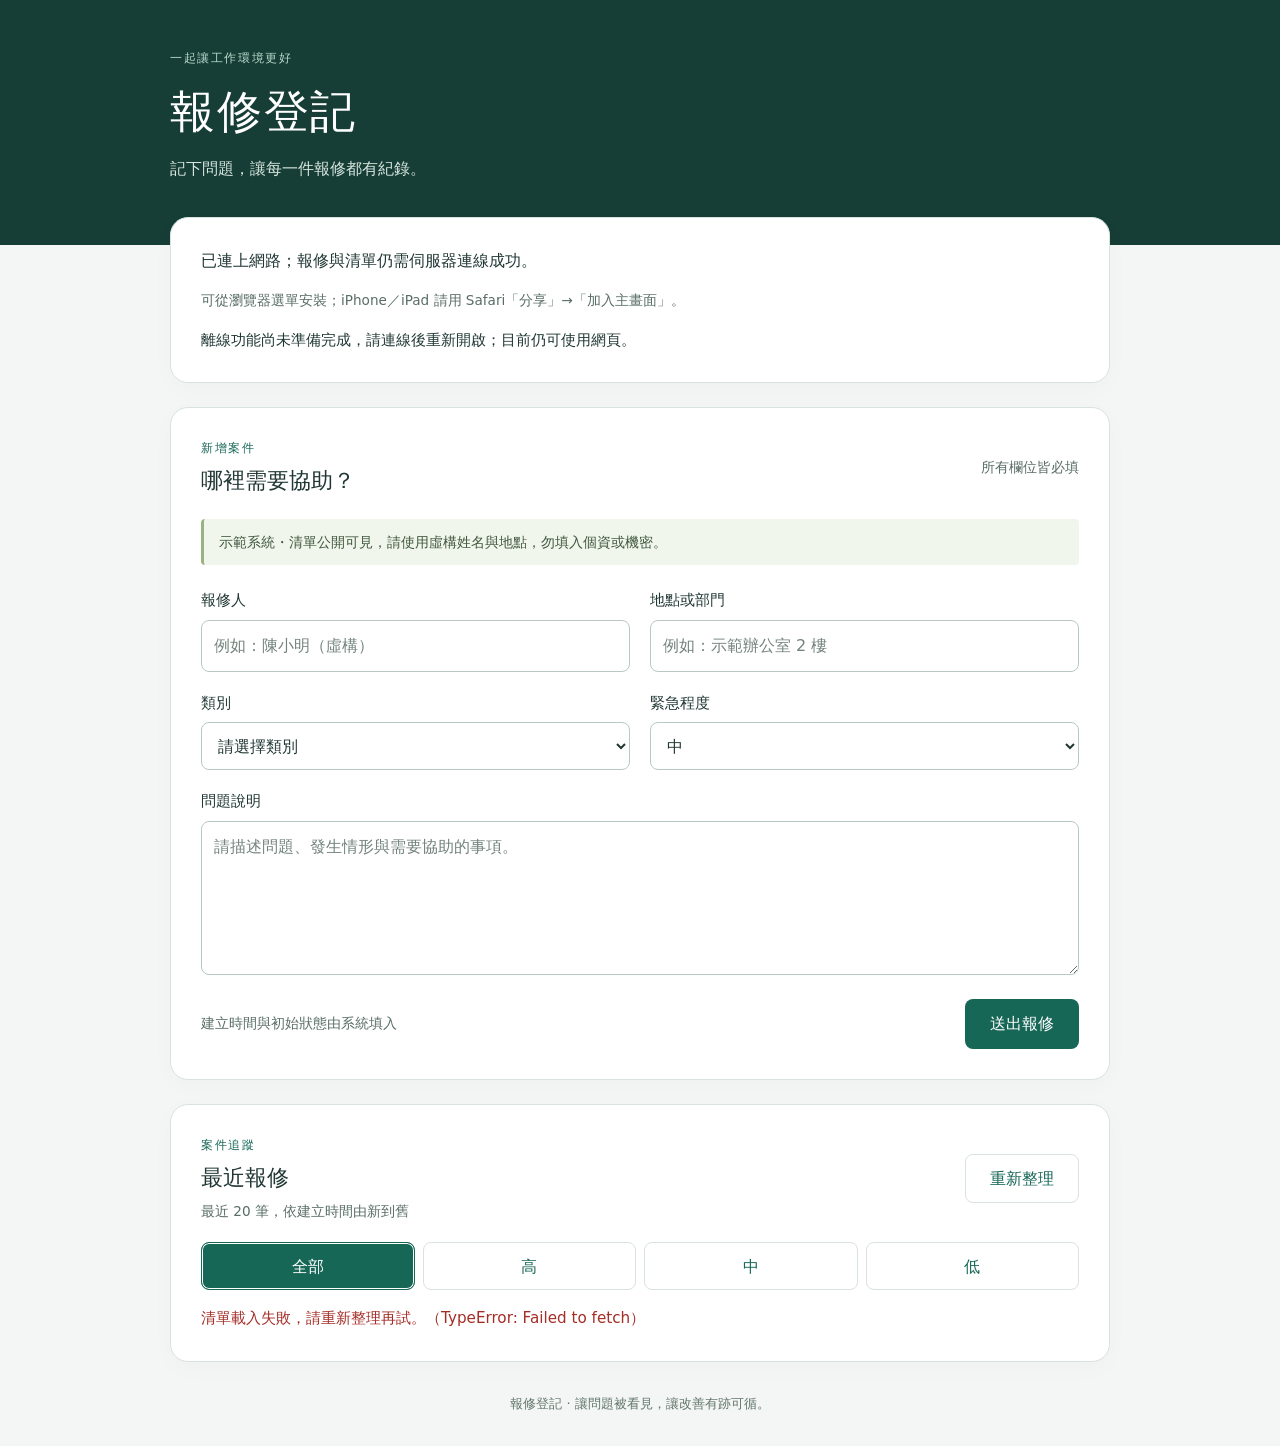
<file: index.html>
<!doctype html>
<html lang="zh-Hant">
<head>
  <meta charset="UTF-8">
  <meta name="viewport" content="width=device-width, initial-scale=1">
  <meta name="color-scheme" content="light">
  <meta name="theme-color" content="#163e36">
  <link rel="manifest" href="./manifest.webmanifest">
  <link rel="apple-touch-icon" href="./icons/icon-180.png">
  <title>報修登記</title>
  <link rel="stylesheet" href="./style.css">
  <script defer src="./vendor/supabase-2.99.1.js"></script>
  <script defer src="./config.js"></script>
  <script defer src="./app.js"></script>
  <script defer src="./pwa.js"></script>
</head>
<body>
  <header class="hero"><div class="container"><p class="eyebrow">一起讓工作環境更好</p><h1>報修登記</h1><p>記下問題，讓每一件報修都有紀錄。</p></div></header>
  <main class="container">
    <section class="panel pwa-panel" aria-label="安裝與連線狀態">
      <p id="connection-status" role="status" aria-live="polite">報修與清單需要網路連線。</p>
      <button id="install-button" class="secondary" type="button" hidden>安裝報修系統</button>
      <p id="install-help" class="muted">可從瀏覽器選單安裝；iPhone／iPad 請用 Safari「分享」→「加入主畫面」。</p>
      <p id="pwa-message" class="message" role="status" aria-live="polite"></p>
    </section>
    <section class="panel" aria-labelledby="form-title">
      <div class="section-heading"><div><p class="eyebrow">新增案件</p><h2 id="form-title">哪裡需要協助？</h2></div><span class="required-note">所有欄位皆必填</span></div>
      <p class="notice">示範系統・清單公開可見，請使用虛構姓名與地點，勿填入個資或機密。</p>
      <form id="repair-form">
        <fieldset id="form-fields" disabled>
          <div class="form-grid">
            <label>報修人<input name="reporter_name" autocomplete="name" required maxlength="100" placeholder="例如：陳小明（虛構）"></label>
            <label>地點或部門<input name="location" required maxlength="200" placeholder="例如：示範辦公室 2 樓"></label>
            <label>類別<select name="category" required><option value="">請選擇類別</option><option>設備</option><option>網路</option><option>環境</option><option>其他</option></select></label>
            <label>緊急程度<select name="urgency" required><option>低</option><option selected>中</option><option>高</option></select></label>
          </div>
          <label class="description-label">問題說明<textarea name="description" required maxlength="5000" rows="5" placeholder="請描述問題、發生情形與需要協助的事項。"></textarea></label>
          <div class="form-footer"><span>建立時間與初始狀態由系統填入</span><button id="submit-button" type="submit">送出報修</button></div>
        </fieldset>
      </form>
      <p id="form-message" class="message" role="status" aria-live="polite"></p>
      <noscript><p class="message error">請啟用 JavaScript 才能新增報修與讀取清單。</p></noscript>
    </section>
    <section class="panel" aria-labelledby="list-title">
      <div class="section-heading"><div><p class="eyebrow">案件追蹤</p><h2 id="list-title">最近報修</h2><p class="muted">最近 20 筆，依建立時間由新到舊</p></div><button id="refresh-button" class="secondary" type="button" disabled>重新整理</button></div>
      <div id="urgency-filters" class="urgency-filters" role="group" aria-label="依緊急程度篩選">
        <button type="button" data-urgency="全部" aria-pressed="true">全部</button>
        <button type="button" data-urgency="高" aria-pressed="false">高</button>
        <button type="button" data-urgency="中" aria-pressed="false">中</button>
        <button type="button" data-urgency="低" aria-pressed="false">低</button>
      </div>
      <p id="filter-message" class="message" role="status" aria-live="polite"></p>
      <p id="list-message" class="message" role="status" aria-live="polite">正在載入清單…</p>
      <div id="request-list" aria-busy="true"></div>
    </section>
  </main>
  <footer class="container page-footer">報修登記 · 讓問題被看見，讓改善有跡可循。</footer>
</body>
</html>
</file>
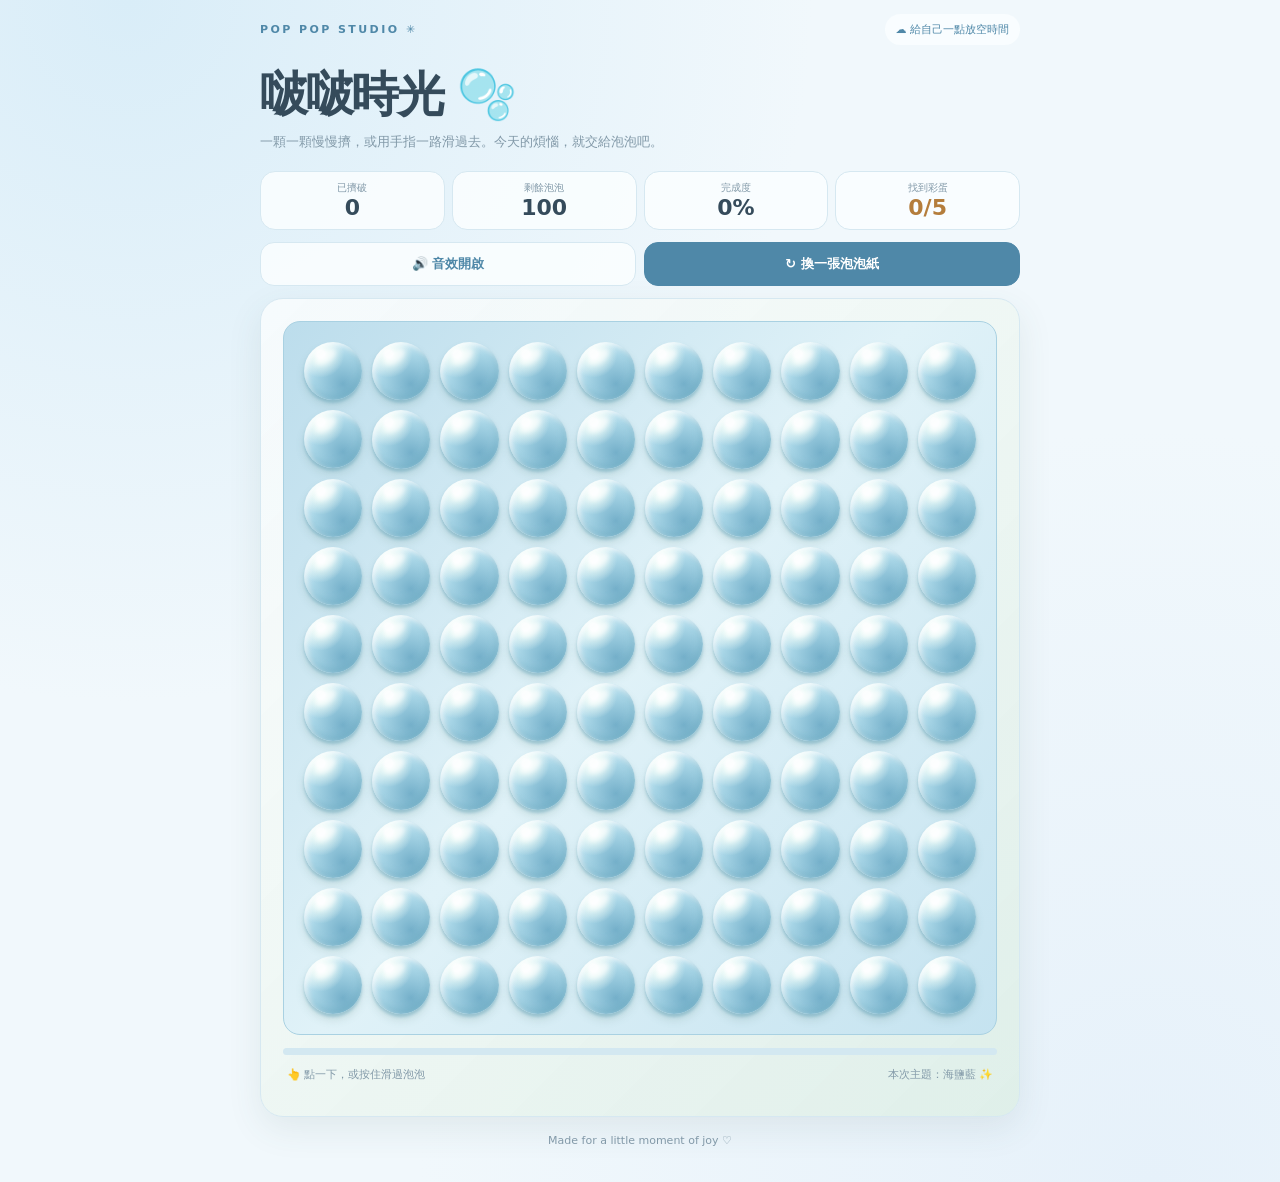
<file: bubble-pop/index.html>
<!doctype html>
<html lang="zh-Hant">
<head>
<meta charset="utf-8"><meta name="viewport" content="width=device-width,initial-scale=1,maximum-scale=1,viewport-fit=cover">
<meta name="theme-color" content="#f4f8f2"><link rel="icon" type="image/png" sizes="180x180" href="./bubble-icon.png?v=3"><link rel="apple-touch-icon" sizes="180x180" href="./bubble-icon.png?v=3"><meta name="apple-mobile-web-app-capable" content="yes"><meta name="apple-mobile-web-app-status-bar-style" content="default">
<title>啵啵時光｜療癒泡泡紙</title>
<style>
:root{--bg:#f4f8f2;--ink:#34443d;--muted:#82958a;--accent:#568a76;--card:#fffdf7;--border:#dce9df;--tray1:#ffffffaa;--tray2:#dceee3bb;--sheet1:#c9e4d6;--sheet2:#e3f3e9;--sheet3:#cce8d8;--sheetBorder:#afd2bf;--bubbleDark:#80b9a0;--bubbleMid:#addbc6;--bubbleLight:#d9f4e5;--bubbleShadow:#55957966;--popped1:#9bcab1;--popped2:#c0dfcb;--popped3:#dcefe0;--progress:#d7e8dc}
*{box-sizing:border-box}body{margin:0;min-height:100svh;padding:calc(14px + env(safe-area-inset-top)) 12px calc(24px + env(safe-area-inset-bottom));font-family:system-ui,-apple-system,"Noto Sans TC",sans-serif;color:var(--ink);background:radial-gradient(ellipse at 10% 0%,var(--glow1,#d9f0e5),transparent 42%),radial-gradient(ellipse at 90% 100%,var(--glow2,#f8e9dc),transparent 45%),var(--bg);transition:background .4s,color .3s}
main{max-width:760px;margin:auto}.head{display:flex;justify-content:space-between;align-items:center;gap:8px}.brand{font-size:11px;letter-spacing:.22em;color:var(--accent);font-weight:900}.pill{font-size:11px;background:var(--card);padding:8px 11px;border-radius:30px;color:var(--accent)}h1{font-size:clamp(32px,8vw,48px);margin:18px 0 4px;letter-spacing:-.05em}.sub{margin:0 0 18px;color:var(--muted);font-size:13px;line-height:1.7}
.stats{display:grid;grid-template-columns:repeat(4,1fr);gap:7px;margin-bottom:12px}.stat{background:var(--card);border:1px solid var(--border);border-radius:15px;padding:9px 7px;text-align:center;min-width:0}.stat small{display:block;color:var(--muted);font-size:10px}.stat strong{display:block;font-size:22px;font-weight:850;font-variant-numeric:tabular-nums}.stat.egg strong{color:#b47d3c}
.actions{display:flex;gap:8px;margin-bottom:12px}.btn{flex:1;border:1px solid var(--border);border-radius:14px;padding:12px 8px;background:var(--card);color:var(--accent);font:700 13px system-ui;touch-action:manipulation}.btn.primary{background:var(--accent);border-color:var(--accent);color:white}
.tray{padding:12px;border-radius:23px;background:linear-gradient(135deg,var(--tray1),var(--tray2));border:1px solid var(--border);box-shadow:0 12px 35px #45645518}.sheet{padding:10px;border-radius:17px;background:linear-gradient(130deg,var(--sheet1),var(--sheet2) 48%,var(--sheet3));border:1px solid var(--sheetBorder);touch-action:none;user-select:none;-webkit-user-select:none}
.grid{display:grid;grid-template-columns:repeat(7,minmax(0,1fr));gap:7px}.bubble{display:block;position:relative;width:100%;aspect-ratio:1;border:0;border-radius:50%;padding:0;background:radial-gradient(circle at 29% 21%,#ffffffef 0 6%,#f5fff9cc 12%,transparent 38%),radial-gradient(circle at 67% 72%,var(--bubbleDark),var(--bubbleMid) 50%,var(--bubbleLight) 78%,#fff 96%);box-shadow:inset -3px -5px 7px var(--bubbleShadow),inset 2px 2px 5px #ffffffdb,0 3px 3px var(--bubbleShadow),0 6px 8px #608b8030;touch-action:none;transition:transform .12s,background .12s}.bubble:after{content:"";position:absolute;width:39%;height:20%;top:15%;left:18%;border-radius:50%;background:#fff9;filter:blur(2px);transform:rotate(-31deg)}.bubble.popped{transform:scale(.84);background:radial-gradient(ellipse at 52% 54%,var(--popped1),var(--popped2) 58%,var(--popped3));box-shadow:inset 2px 3px 9px var(--bubbleShadow),inset -2px -3px 5px #ffffff7c}.bubble.popped:after{opacity:0}
.progress{height:7px;margin-top:13px;border-radius:8px;background:var(--progress);overflow:hidden}.progress>div{height:100%;width:0;background:var(--accent);transition:width .2s}.foot{display:flex;justify-content:space-between;gap:8px;flex-wrap:wrap;color:var(--muted);font-size:11px;padding:12px 4px}.note{text-align:center;font-size:11px;color:var(--muted);margin-top:17px}
.toast{position:fixed;inset:0;z-index:5;display:grid;place-items:center;padding:20px;background:#263b3266;opacity:0;visibility:hidden;transition:.2s}.toast.show{opacity:1;visibility:visible}.modal{width:min(360px,100%);padding:26px 22px;border-radius:25px;background:linear-gradient(145deg,#fffdf8,#fff0d9);text-align:center;box-shadow:0 20px 60px #1c352d55;transform:scale(.94);transition:.2s}.toast.show .modal{transform:scale(1)}.eggicon{font-size:60px;display:block;animation:bob .6s ease-in-out infinite alternate}.modal h2{color:#9b7041;margin:8px 0}.modal p{color:#7e7468;font-size:14px;line-height:1.7;margin:0}.modal button{margin-top:18px;border:0;border-radius:13px;padding:12px 25px;background:#678c79;color:white;font-weight:800}@keyframes bob{to{transform:translateY(-8px) rotate(7deg)}}.spark{position:fixed;z-index:6;pointer-events:none;font-size:21px;animation:fly .85s ease-out forwards}@keyframes fly{to{opacity:0;transform:translate(var(--x),var(--y)) scale(1.5)}}.win{position:fixed;inset:0;z-index:4;display:none;place-items:center;pointer-events:none}.win.show{display:grid}.win span{background:#fffdf2ed;padding:20px 26px;border-radius:20px;font-size:22px;font-weight:900;box-shadow:0 12px 35px #476b5542}
@media(min-width:600px){.grid{grid-template-columns:repeat(10,minmax(0,1fr));gap:10px}.tray{padding:22px}.sheet{padding:20px}}
@media(prefers-reduced-motion:reduce){*,*:before,*:after{animation:none!important;transition:none!important}}
</style></head>
<body><main>
<div class="head"><span class="brand">POP POP STUDIO ✳</span><span class="pill">☁ 給自己一點放空時間</span></div>
<h1>啵啵時光 🫧</h1><p class="sub">一顆一顆慢慢擠，或用手指一路滑過去。今天的煩惱，就交給泡泡吧。</p>
<div class="stats"><div class="stat"><small>已擠破</small><strong id="count">0</strong></div><div class="stat"><small>剩餘泡泡</small><strong id="left">98</strong></div><div class="stat"><small>完成度</small><strong id="pct">0%</strong></div><div class="stat egg"><small>找到彩蛋</small><strong id="eggs">0/0</strong></div></div>
<div class="actions"><button class="btn" id="sound">🔊 音效開啟</button><button class="btn primary" id="reset">↻ 換一張泡泡紙</button></div>
<section class="tray"><div class="sheet" id="sheet"><div class="grid" id="grid" aria-label="泡泡紙"></div></div><div class="win" id="win"><span>✨ 全部擠完啦！🎉</span></div><div class="progress"><div id="bar"></div></div><div class="foot"><span>👆 點一下，或按住滑過泡泡</span><span id="msg">每一聲啵，都是小小的快樂。</span></div></section>
<p class="note">Made for a little moment of joy ♡</p></main>
<div class="toast" id="toast" role="dialog" aria-modal="true"><div class="modal"><span class="eggicon" id="eggicon">🥚</span><h2 id="eggt">發現隱藏彩蛋！</h2><p id="eggm">今天好運爆棚！</p><button id="close">收下好運 ♡</button></div></div>
<script>
(()=>{'use strict';
const $=id=>document.getElementById(id),grid=$('grid'),sheet=$('sheet'),toast=$('toast');const total=window.matchMedia('(max-width:599px)').matches?98:100;
const messages=[['🥚','今天好運爆棚！','小小幸運正在靠近你，記得保持好心情。'],['💰','財運大開！','願好事和好運都朝你靠攏。'],['❤️','今天也要開心喔！','辛苦了，給自己一個大大的微笑。'],['🎁','神秘驚喜！','生活偶爾需要一點意想不到的小禮物。'],['🏆','隱藏版幸運玩家！','恭喜解鎖稀有彩蛋，你今天真的很可以！']];
const themes=[
['薄荷奶霜','#f4f8f2','#d9f0e5','#f8e9dc','#34443d','#82958a','#568a76','#fffdf7dc','#dce9df','#c9e4d6','#e3f3e9','#cce8d8','#afd2bf','#80b9a0','#addbc6','#d9f4e5','#55957966','#9bcab1','#c0dfcb','#dcefe0','#d7e8dc'],
['蜜桃蘇打','#fff5f0','#ffe0d5','#fce9f1','#59413e','#a1847d','#c97869','#fffdf9dc','#f3d9d0','#f5cfc4','#ffe7dc','#f4d4d0','#eabbb0','#d88f83','#f0b6a8','#ffe0d4','#c27e7066','#d9a49a','#f0c9bd','#f8e0d8','#f2d8d0'],
['薰衣草夢','#f7f4fc','#e6def8','#f4e5f3','#453d59','#9288a4','#8170ad','#fffdfbdf','#e5ddf1','#d8c9ee','#eee7f8','#d9d0ef','#c9b9e4','#a997d2','#c8b8eb','#e9e0ff','#8c78b966','#b6a7d4','#d5c9e9','#eee8f7','#e3dbef'],
['海鹽藍','#f1f8fc','#d9edf8','#e6f1fa','#354b5b','#8299a8','#4f88a8','#fbfeffdf','#d6e8f1','#bcddec','#e0f2f8','#c5e3f0','#a9d1e2','#75b0ca','#a7d5e6','#d8f1fa','#579bb566','#91c3d6','#b9dce9','#e0f2f7','#d3e8f1'],
['奶油芒果','#fff9ed','#ffedc7','#f9e8d8','#594a35','#a39477','#b58a3d','#fffef8df','#f0e2c4','#f2dfaa','#fff1c9','#f5e3b4','#e5d096','#d1ad58','#ead18a','#fff0bd','#b3944c66','#d7c080','#ecdda9','#f8edcf','#eee1bd']];
let lastTheme=-1,done=0,found=0,eggTotal=0,eggSet=new Set(),sound=true,audio=null,drag=false,last={x:0,y:0};
function theme(){let n=Math.floor(Math.random()*themes.length);if(n===lastTheme)n=(n+1+Math.floor(Math.random()*(themes.length-1)))%themes.length;lastTheme=n;let t=themes[n],r=document.documentElement.style;let keys=['name','bg','glow1','glow2','ink','muted','accent','card','border','sheet1','sheet2','sheet3','sheetBorder','bubbleDark','bubbleMid','bubbleLight','bubbleShadow','popped1','popped2','popped3','progress'];keys.forEach((k,i)=>{if(k==='glow1'||k==='glow2')r.setProperty('--'+k,t[i]);else r.setProperty('--'+k,t[i])});$('msg').textContent='本次主題：'+t[0]+' ✨';document.querySelector('meta[name="theme-color"]').content=t[1]}
function beep(egg=false){if(!sound)return;try{audio??=new(window.AudioContext||window.webkitAudioContext)();if(audio.state==='suspended')audio.resume();let now=audio.currentTime;if(egg){[523,659,784].forEach((f,i)=>{let o=audio.createOscillator(),g=audio.createGain(),t=now+i*.09;o.type='sine';o.frequency.setValueAtTime(f,t);g.gain.setValueAtTime(.001,t);g.gain.exponentialRampToValueAtTime(.12,t+.01);g.gain.exponentialRampToValueAtTime(.001,t+.2);o.connect(g);g.connect(audio.destination);o.start(t);o.stop(t+.21)});return}
const duration=.105+Math.random()*.035, length=Math.ceil(audio.sampleRate*duration), buffer=audio.createBuffer(1,length,audio.sampleRate),data=buffer.getChannelData(0);let decay=Math.random()*.018+.045;for(let i=0;i<length;i++){let t=i/audio.sampleRate;data[i]=(Math.random()*2-1)*Math.exp(-t/decay)*(1-.18*Math.sin(t*2100))}
let src=audio.createBufferSource(),filter=audio.createBiquadFilter(),gain=audio.createGain();src.buffer=buffer;filter.type='bandpass';filter.frequency.value=1750+Math.random()*950;filter.Q.value=.7;gain.gain.setValueAtTime(.001,now);gain.gain.exponentialRampToValueAtTime(.48,now+.003);gain.gain.exponentialRampToValueAtTime(.001,now+duration);src.connect(filter);filter.connect(gain);gain.connect(audio.destination);src.start(now);src.stop(now+duration);
let thump=audio.createOscillator(),tg=audio.createGain();thump.type='sine';thump.frequency.setValueAtTime(210+Math.random()*65,now);thump.frequency.exponentialRampToValueAtTime(75,now+.045);tg.gain.setValueAtTime(.001,now);tg.gain.exponentialRampToValueAtTime(.16,now+.002);tg.gain.exponentialRampToValueAtTime(.001,now+.055);thump.connect(tg);tg.connect(audio.destination);thump.start(now);thump.stop(now+.06)
}catch(e){}}
function stats(){ $('count').textContent=done;$('left').textContent=total-done;$('pct').textContent=Math.round(done/total*100)+'%';$('eggs').textContent=found+'/'+eggTotal;$('bar').style.width=(done/total*100)+'%';if(done===total)$('win').classList.add('show')}
function spark(){['✨','⭐','💛','🎉'].forEach((s,i)=>{for(let j=0;j<3;j++){let e=document.createElement('span');e.className='spark';e.textContent=s;e.style.left='50%';e.style.top='48%';e.style.setProperty('--x',(Math.random()*240-120)+'px');e.style.setProperty('--y',(Math.random()*220-110)+'px');document.body.append(e);setTimeout(()=>e.remove(),900)}})}
function reveal(){found++;let m=messages[Math.floor(Math.random()*messages.length)];$('eggicon').textContent=m[0];$('eggt').textContent=m[1];$('eggm').textContent=m[2];toast.classList.add('show');spark();beep(true)}
function pop(b){if(!b||b.classList.contains('popped'))return;b.classList.add('popped');let i=+b.dataset.i;b.setAttribute('aria-pressed','true');done++;beep();if(eggSet.has(i)){eggSet.delete(i);reveal()}stats()}
function hit(x,y){let b=document.elementFromPoint(x,y)?.closest('.bubble');if(b&&grid.contains(b))pop(b)}
function sweep(x1,y1,x2,y2){let d=Math.hypot(x2-x1,y2-y1),steps=Math.max(1,Math.ceil(d/13));for(let i=0;i<=steps;i++){let k=i/steps;hit(x1+(x2-x1)*k,y1+(y2-y1)*k)}}
sheet.addEventListener('pointerdown',e=>{if(e.pointerType==='mouse'&&e.button!==0)return;drag=true;last={x:e.clientX,y:e.clientY};hit(e.clientX,e.clientY);try{sheet.setPointerCapture(e.pointerId)}catch{}});
sheet.addEventListener('pointermove',e=>{if(!drag)return;sweep(last.x,last.y,e.clientX,e.clientY);last={x:e.clientX,y:e.clientY}});['pointerup','pointercancel','lostpointercapture'].forEach(ev=>sheet.addEventListener(ev,()=>drag=false));window.addEventListener('blur',()=>drag=false);
function reset(){theme();done=found=0;eggTotal=3+Math.floor(Math.random()*3);eggSet=new Set();while(eggSet.size<eggTotal)eggSet.add(Math.floor(Math.random()*total));toast.classList.remove('show');$('win').classList.remove('show');grid.innerHTML='';let f=document.createDocumentFragment();for(let i=0;i<total;i++){let b=document.createElement('button');b.className='bubble';b.type='button';b.dataset.i=i;b.setAttribute('aria-label','泡泡 '+(i+1));b.setAttribute('aria-pressed','false');f.append(b)}grid.append(f);stats()}
$('reset').addEventListener('click',reset);$('sound').addEventListener('click',()=>{sound=!sound;$('sound').textContent=sound?'🔊 音效開啟':'🔇 音效關閉'});$('close').addEventListener('click',()=>toast.classList.remove('show'));toast.addEventListener('click',e=>{if(e.target===toast)toast.classList.remove('show')});reset();
})();
</script></body></html>
</file>
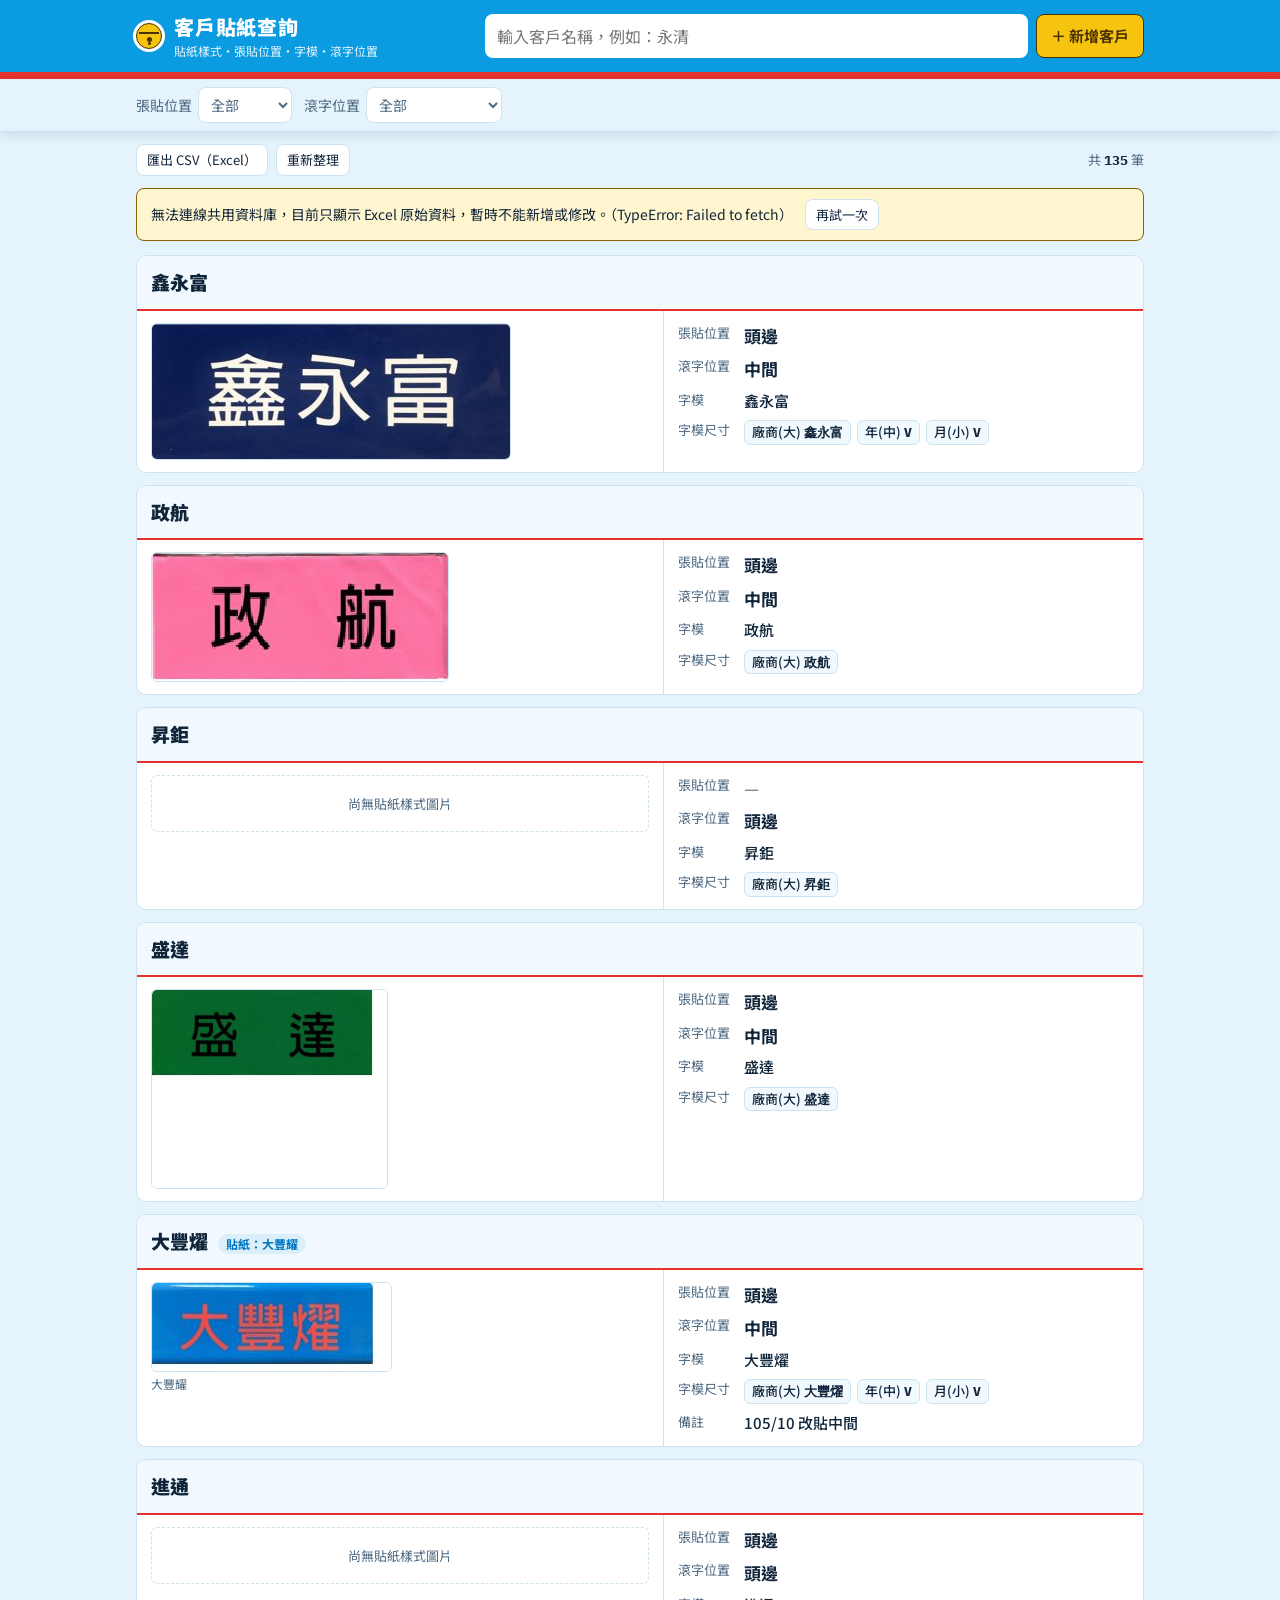
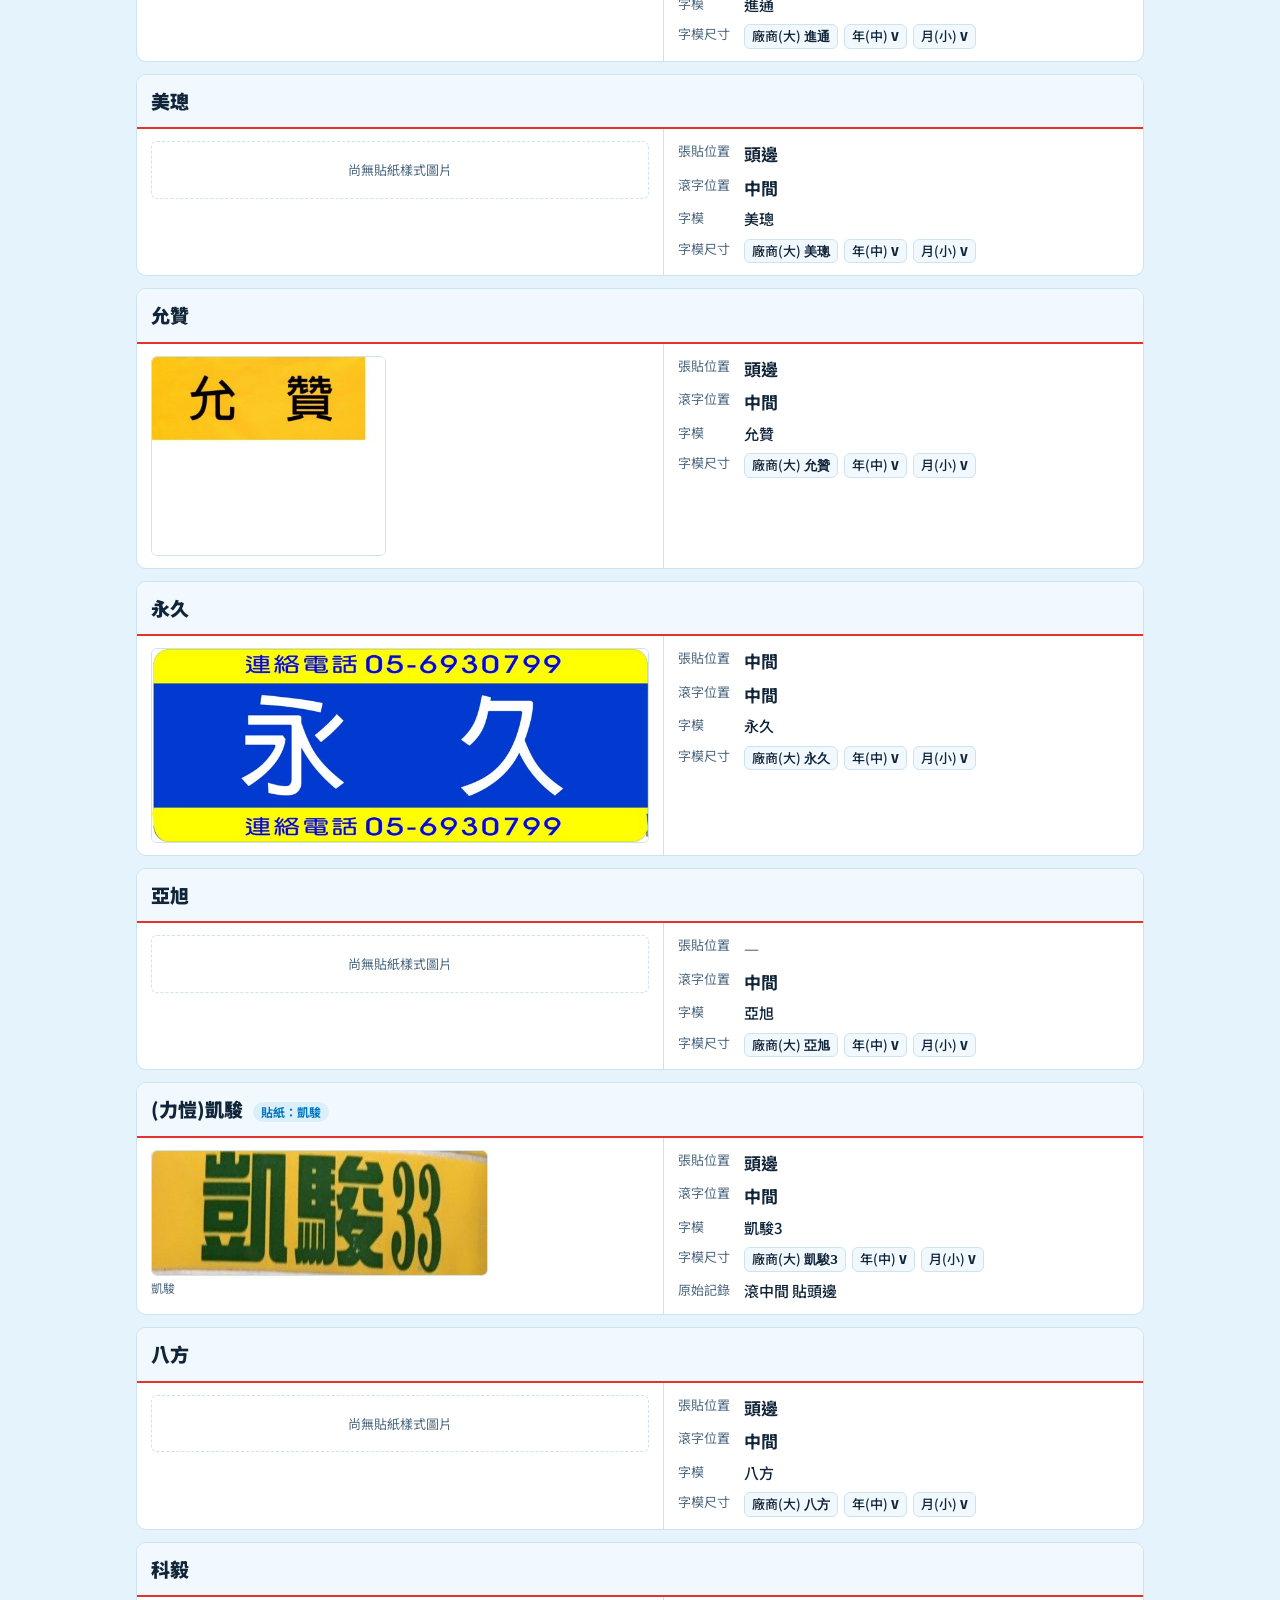
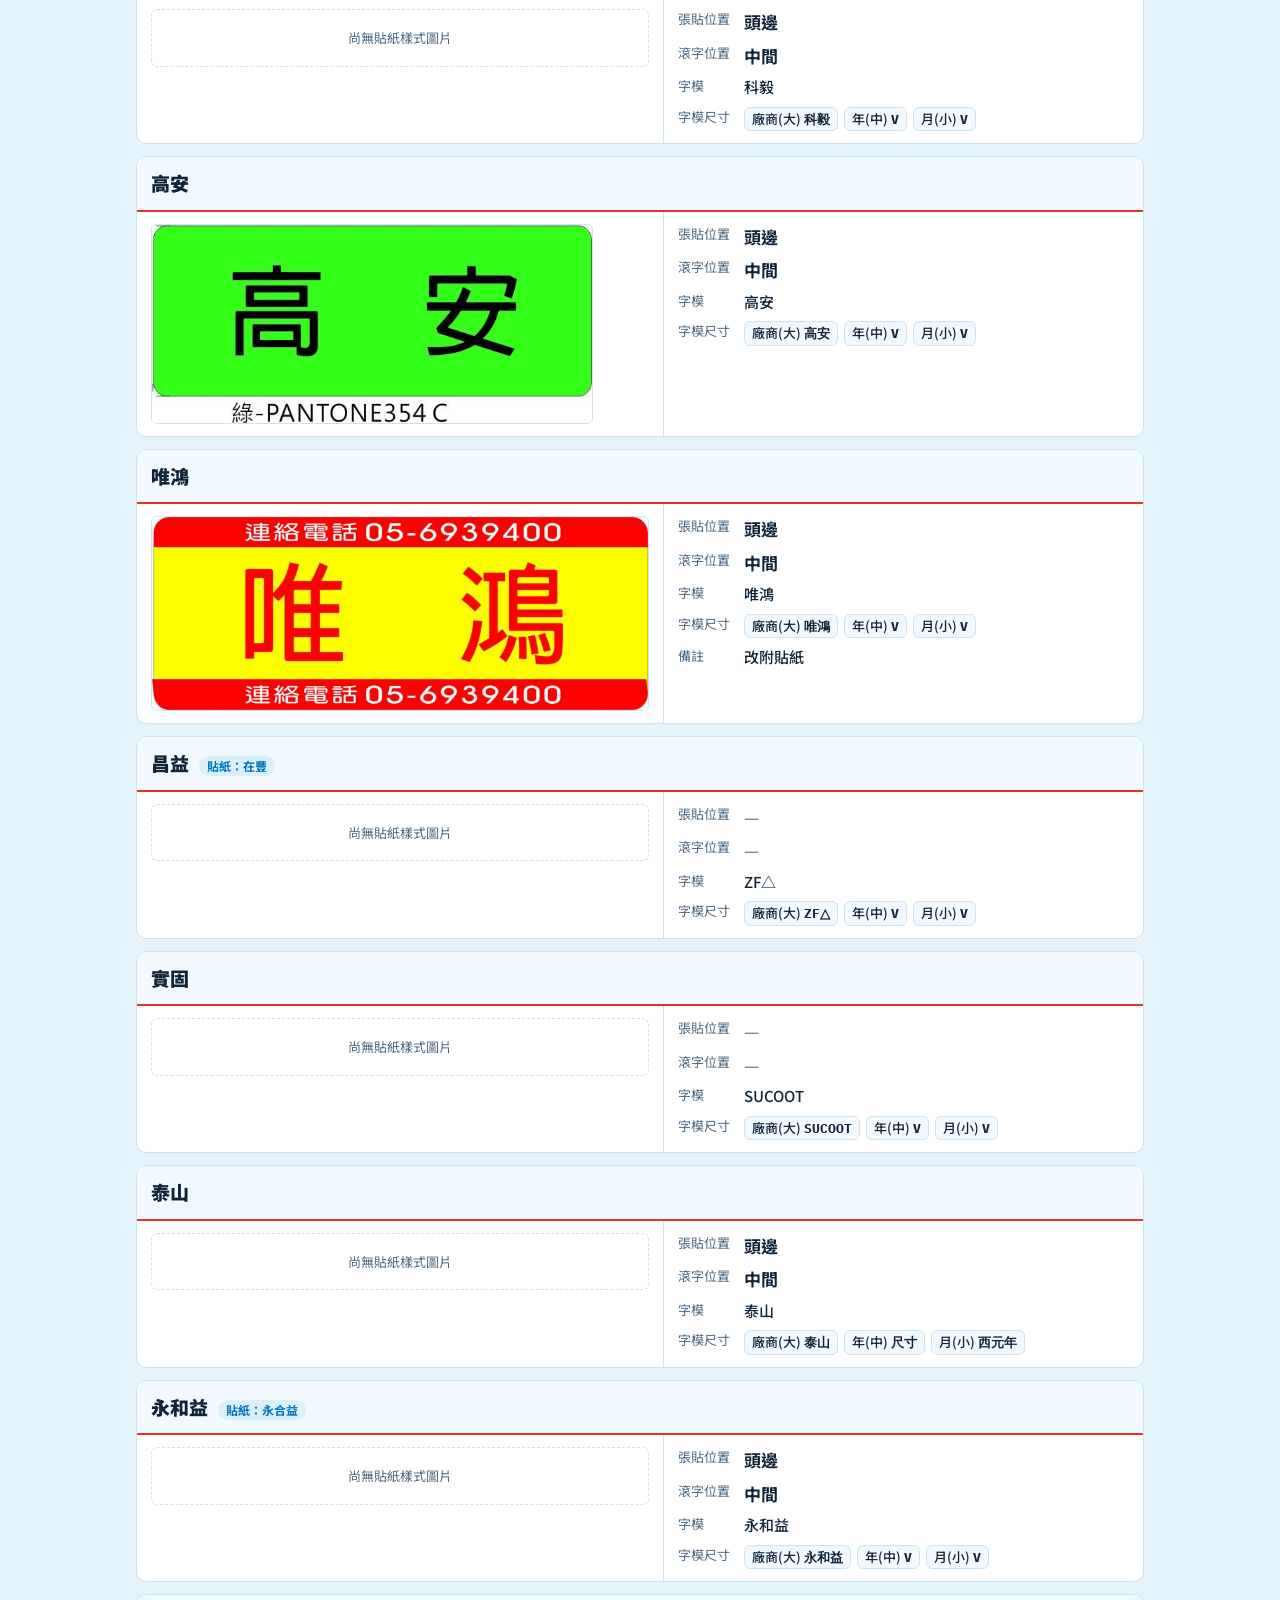
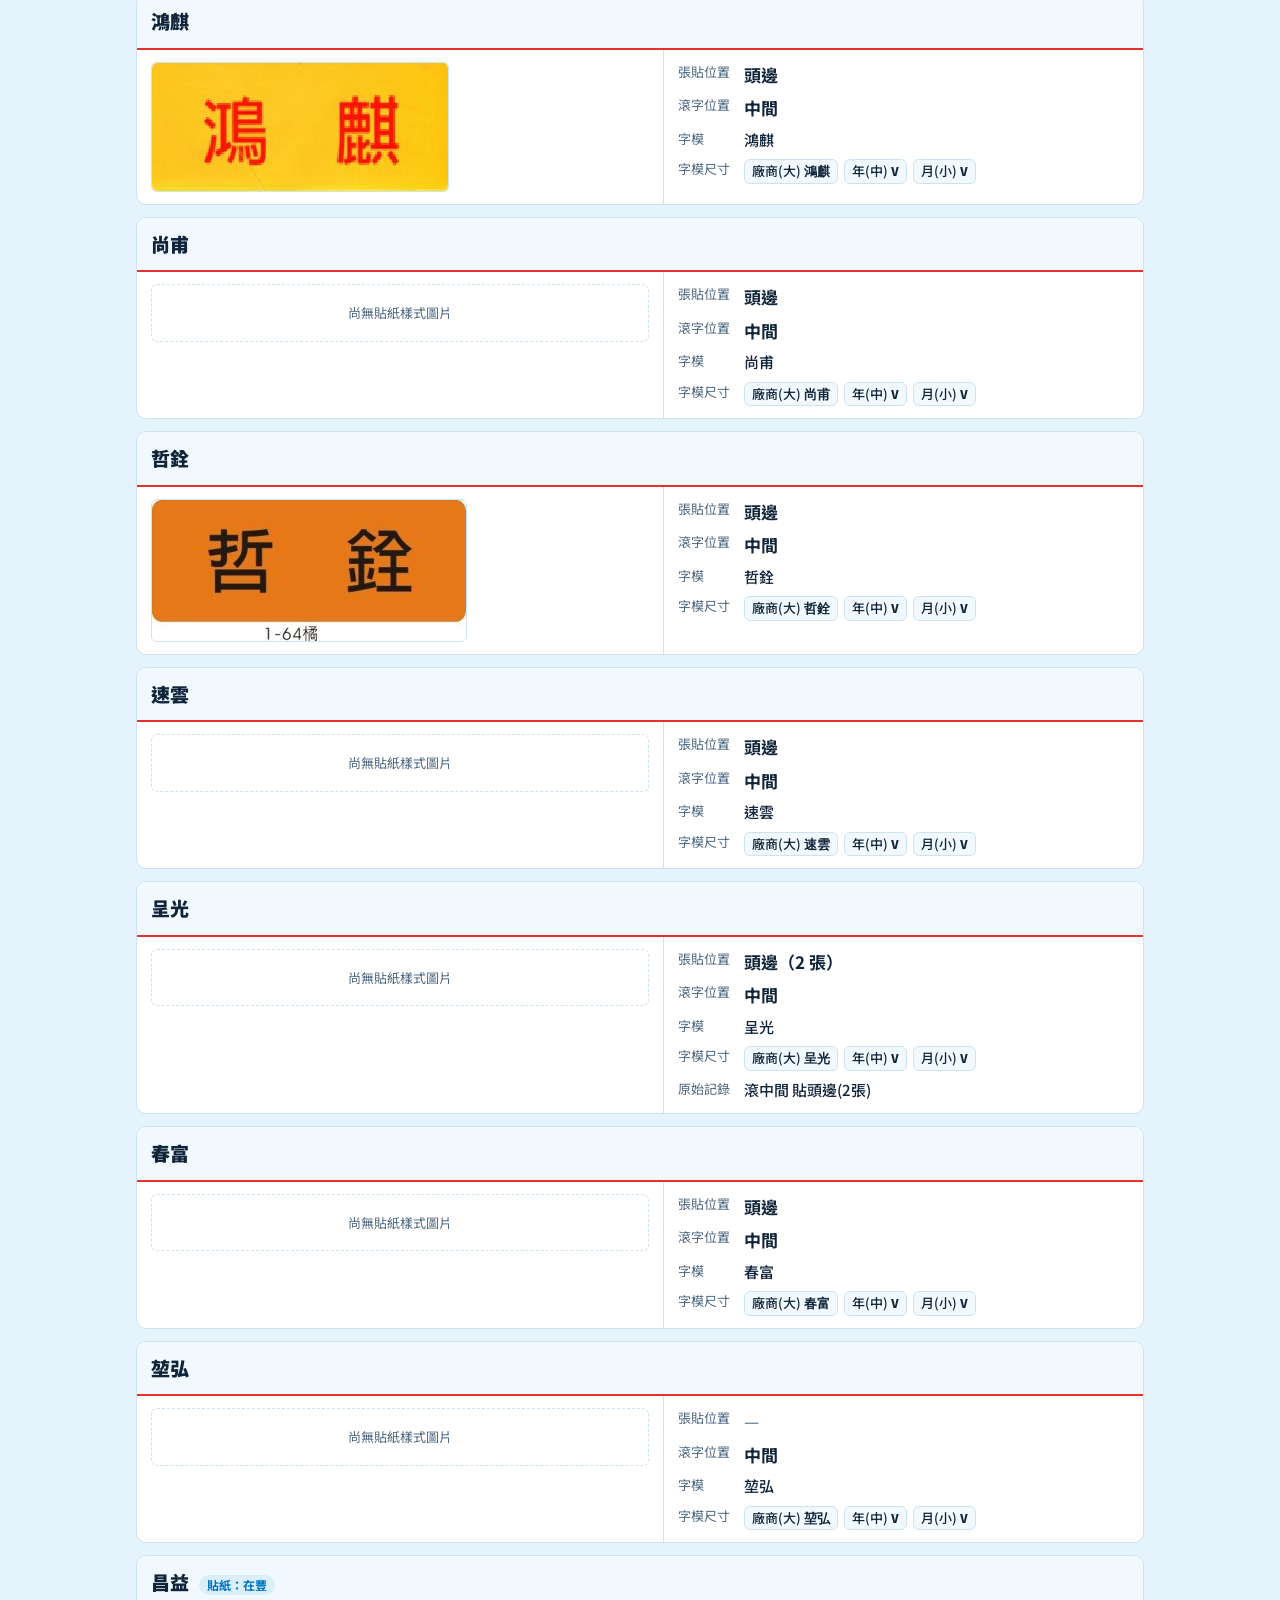
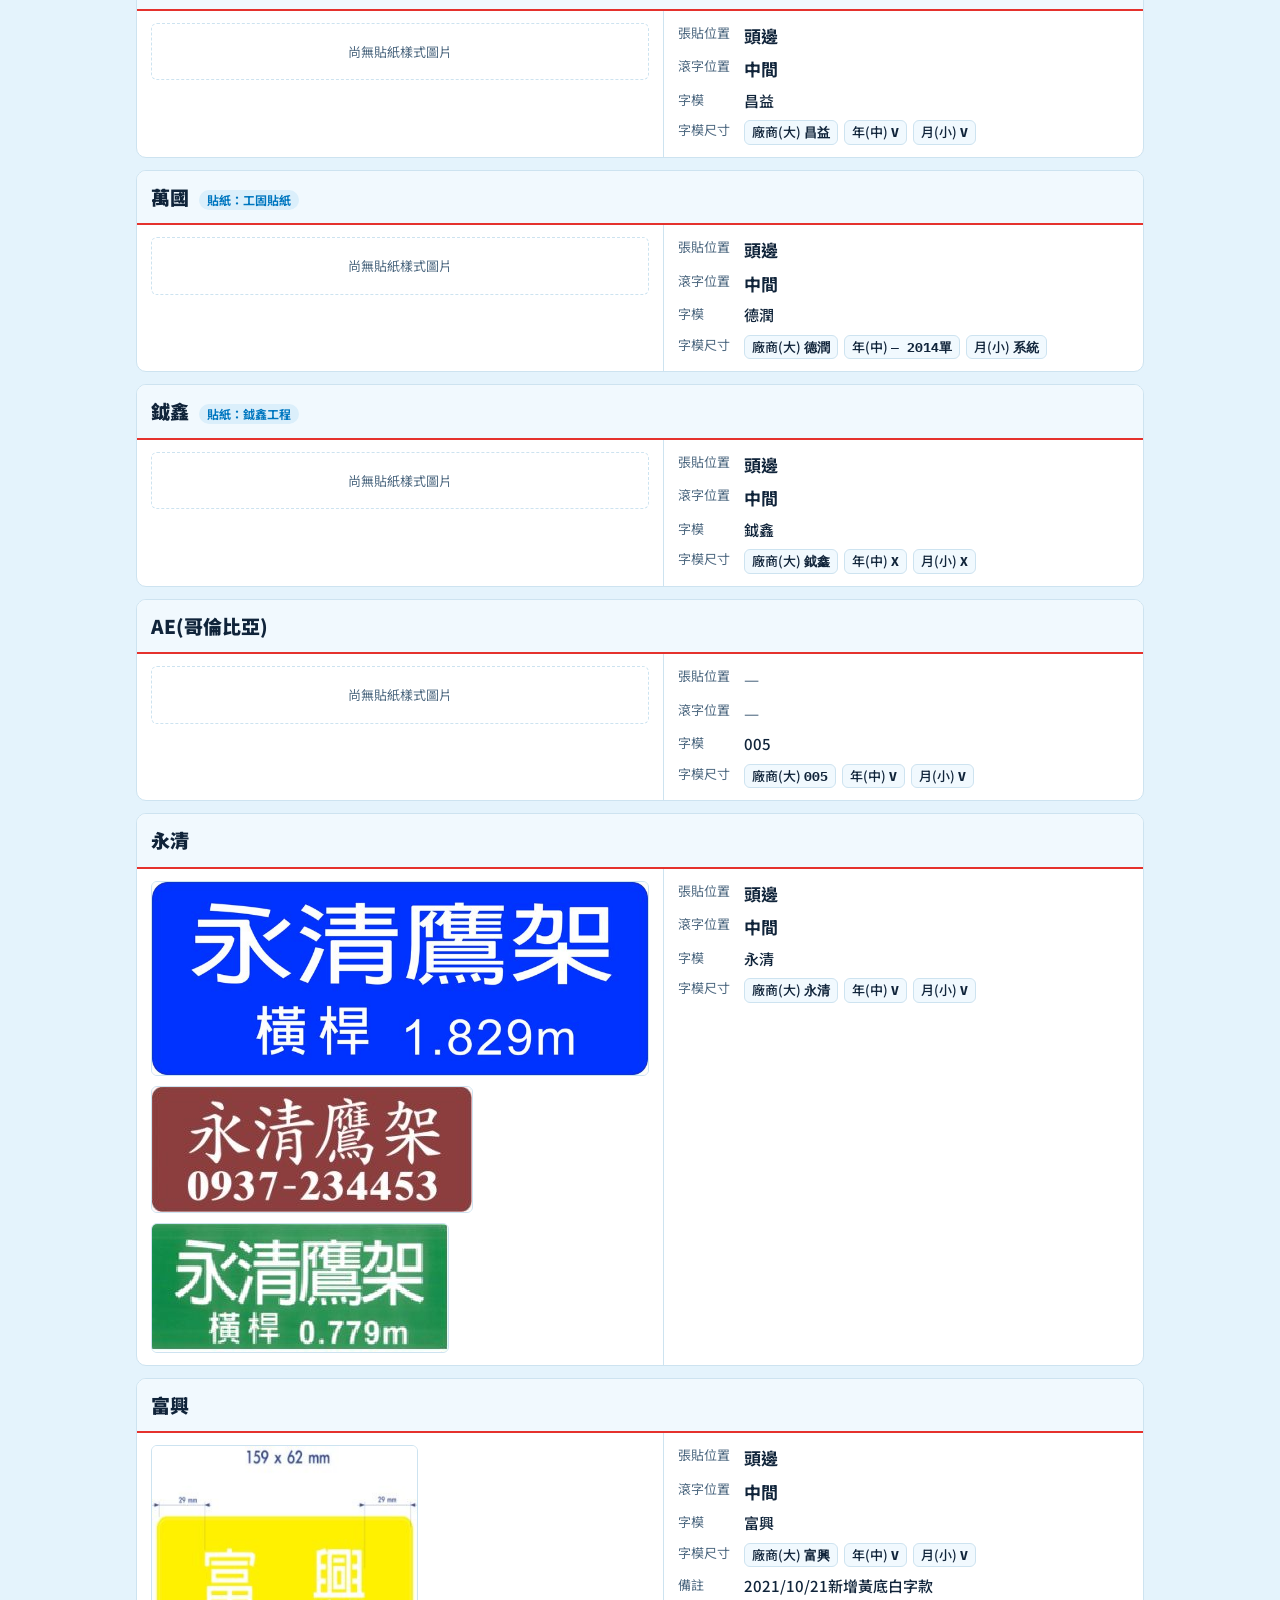
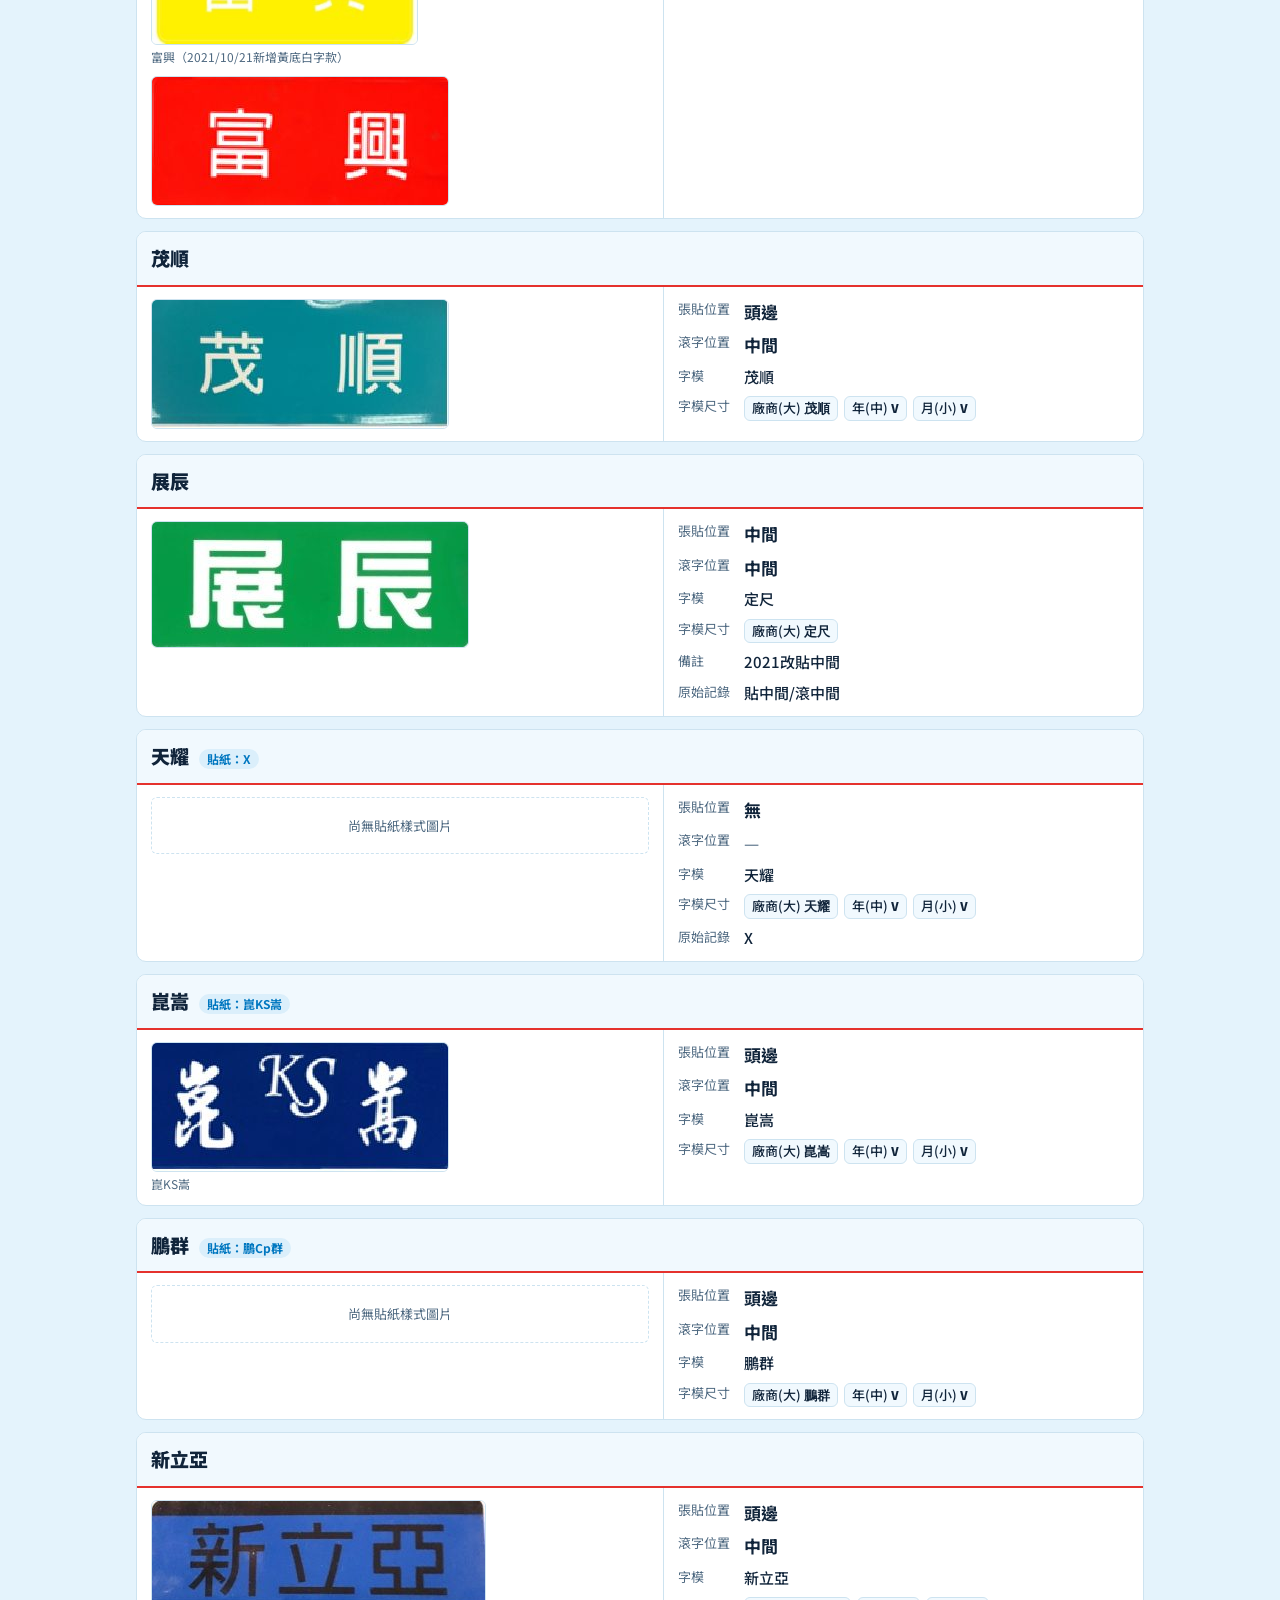
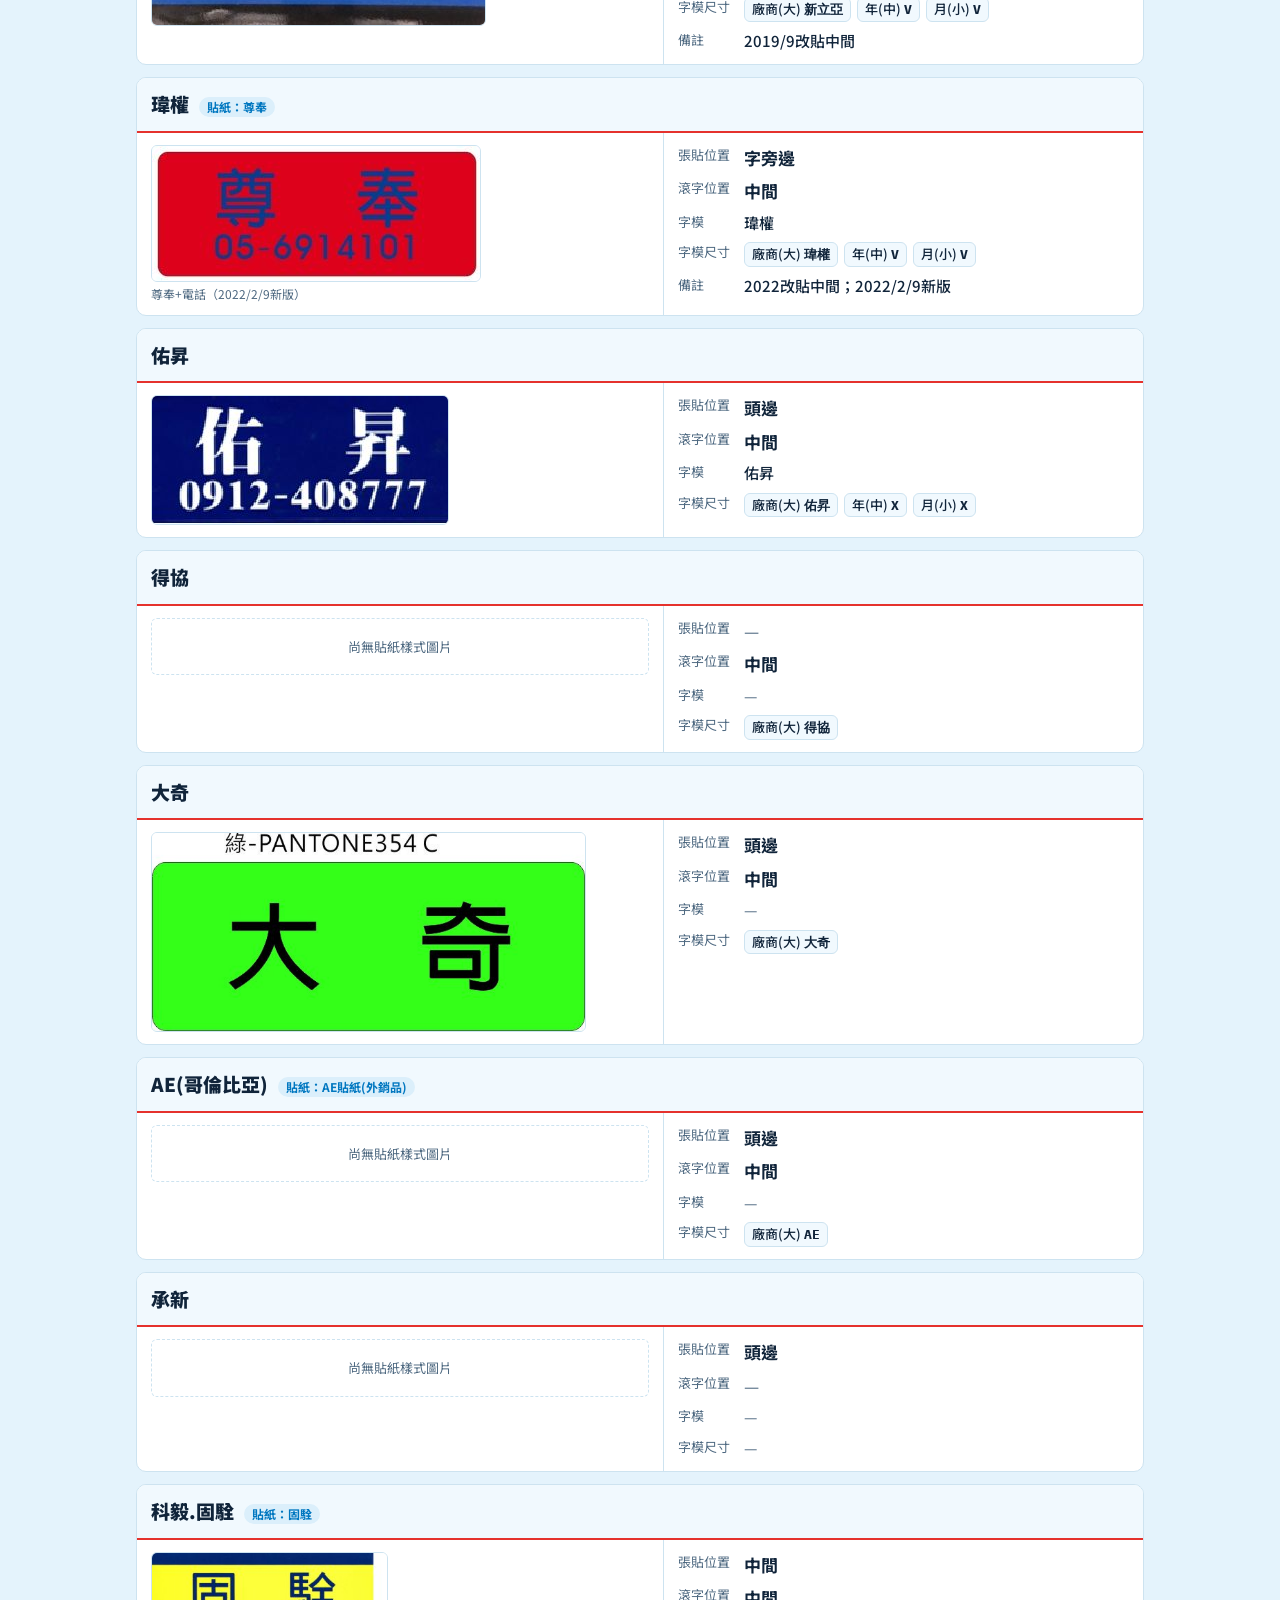
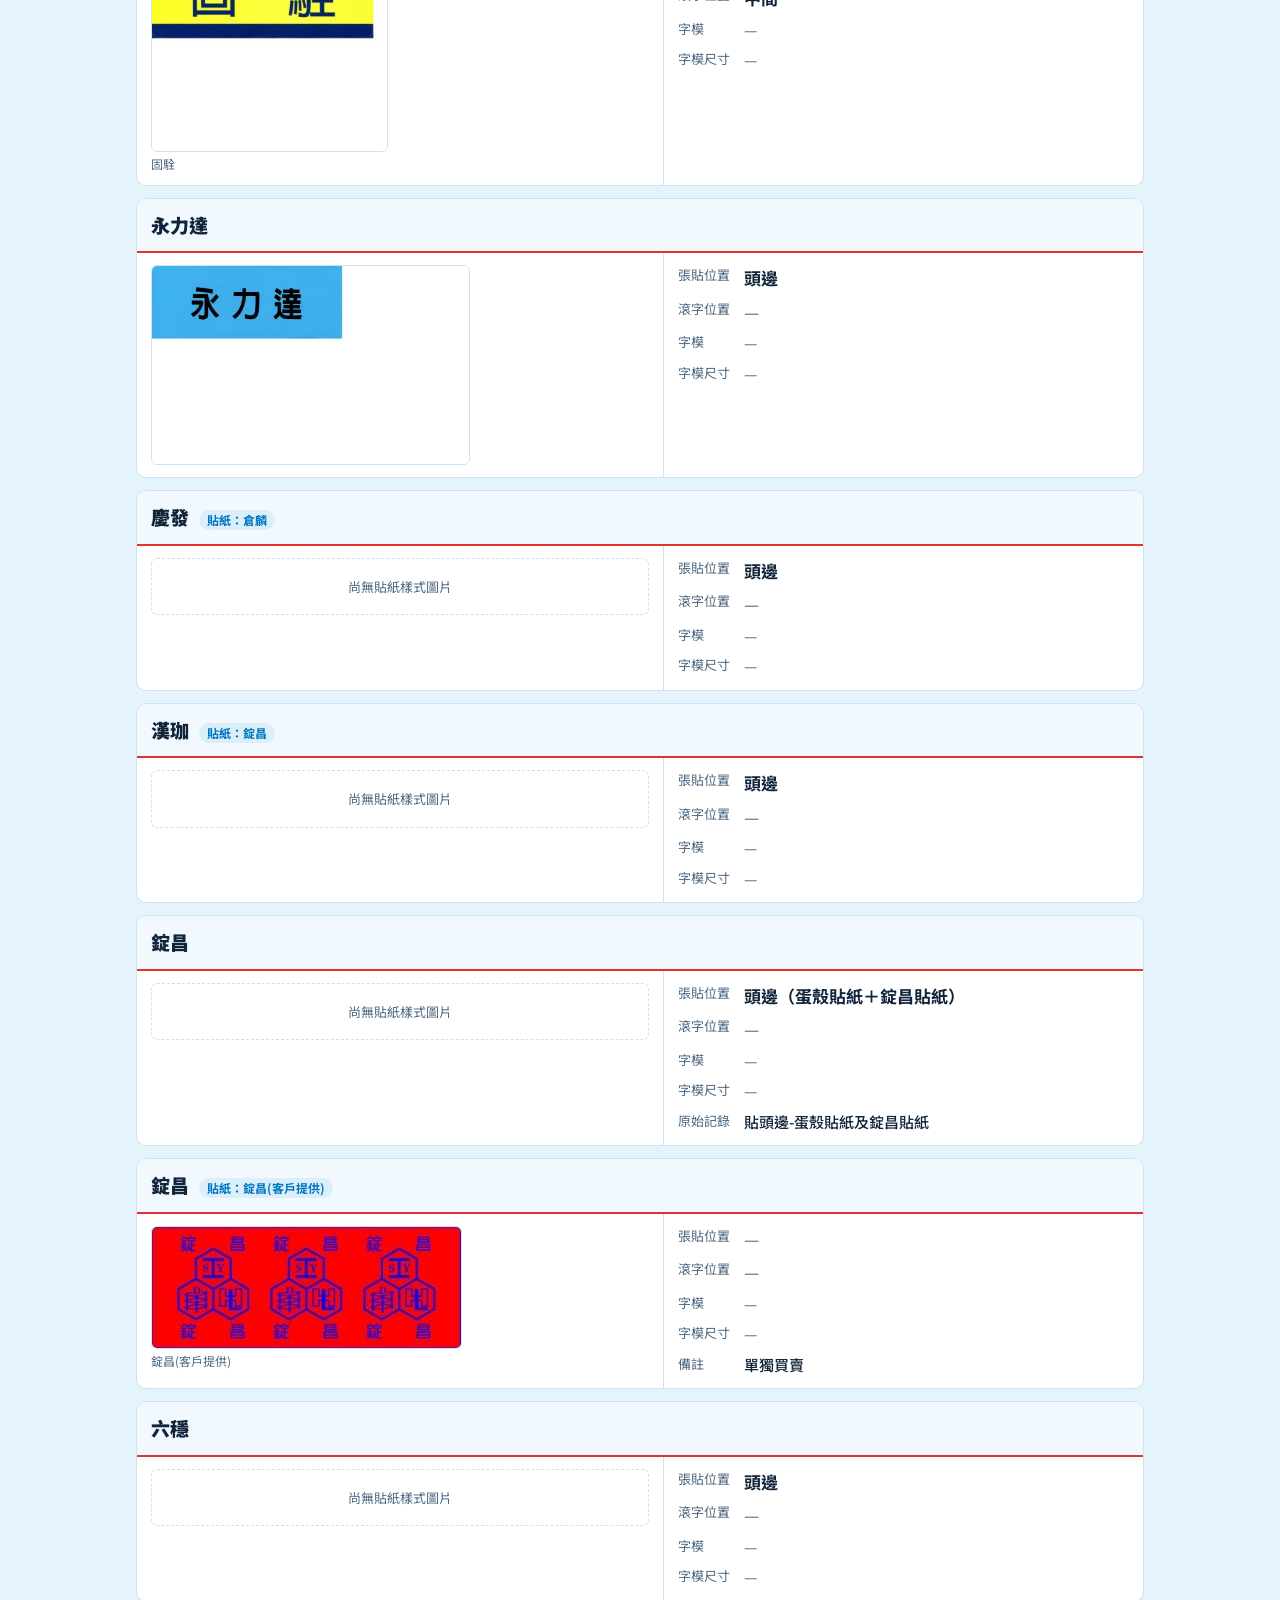
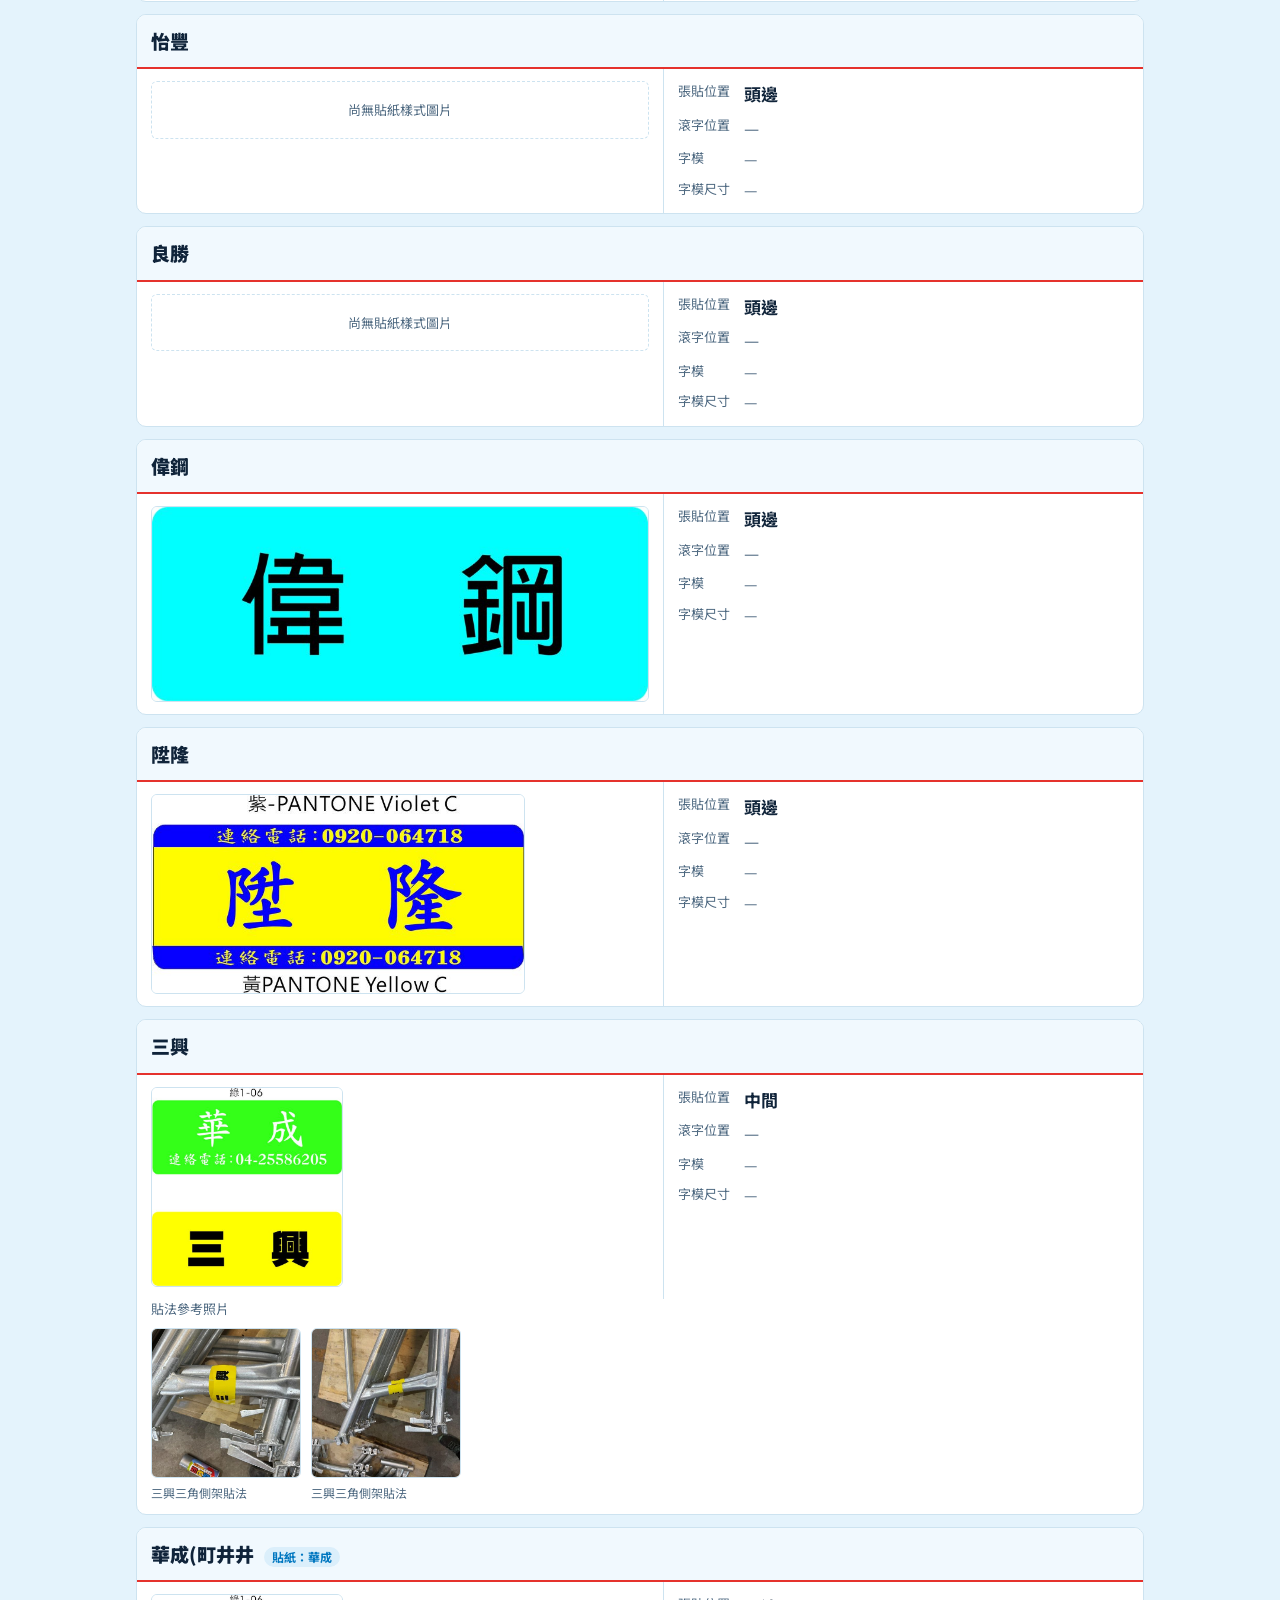
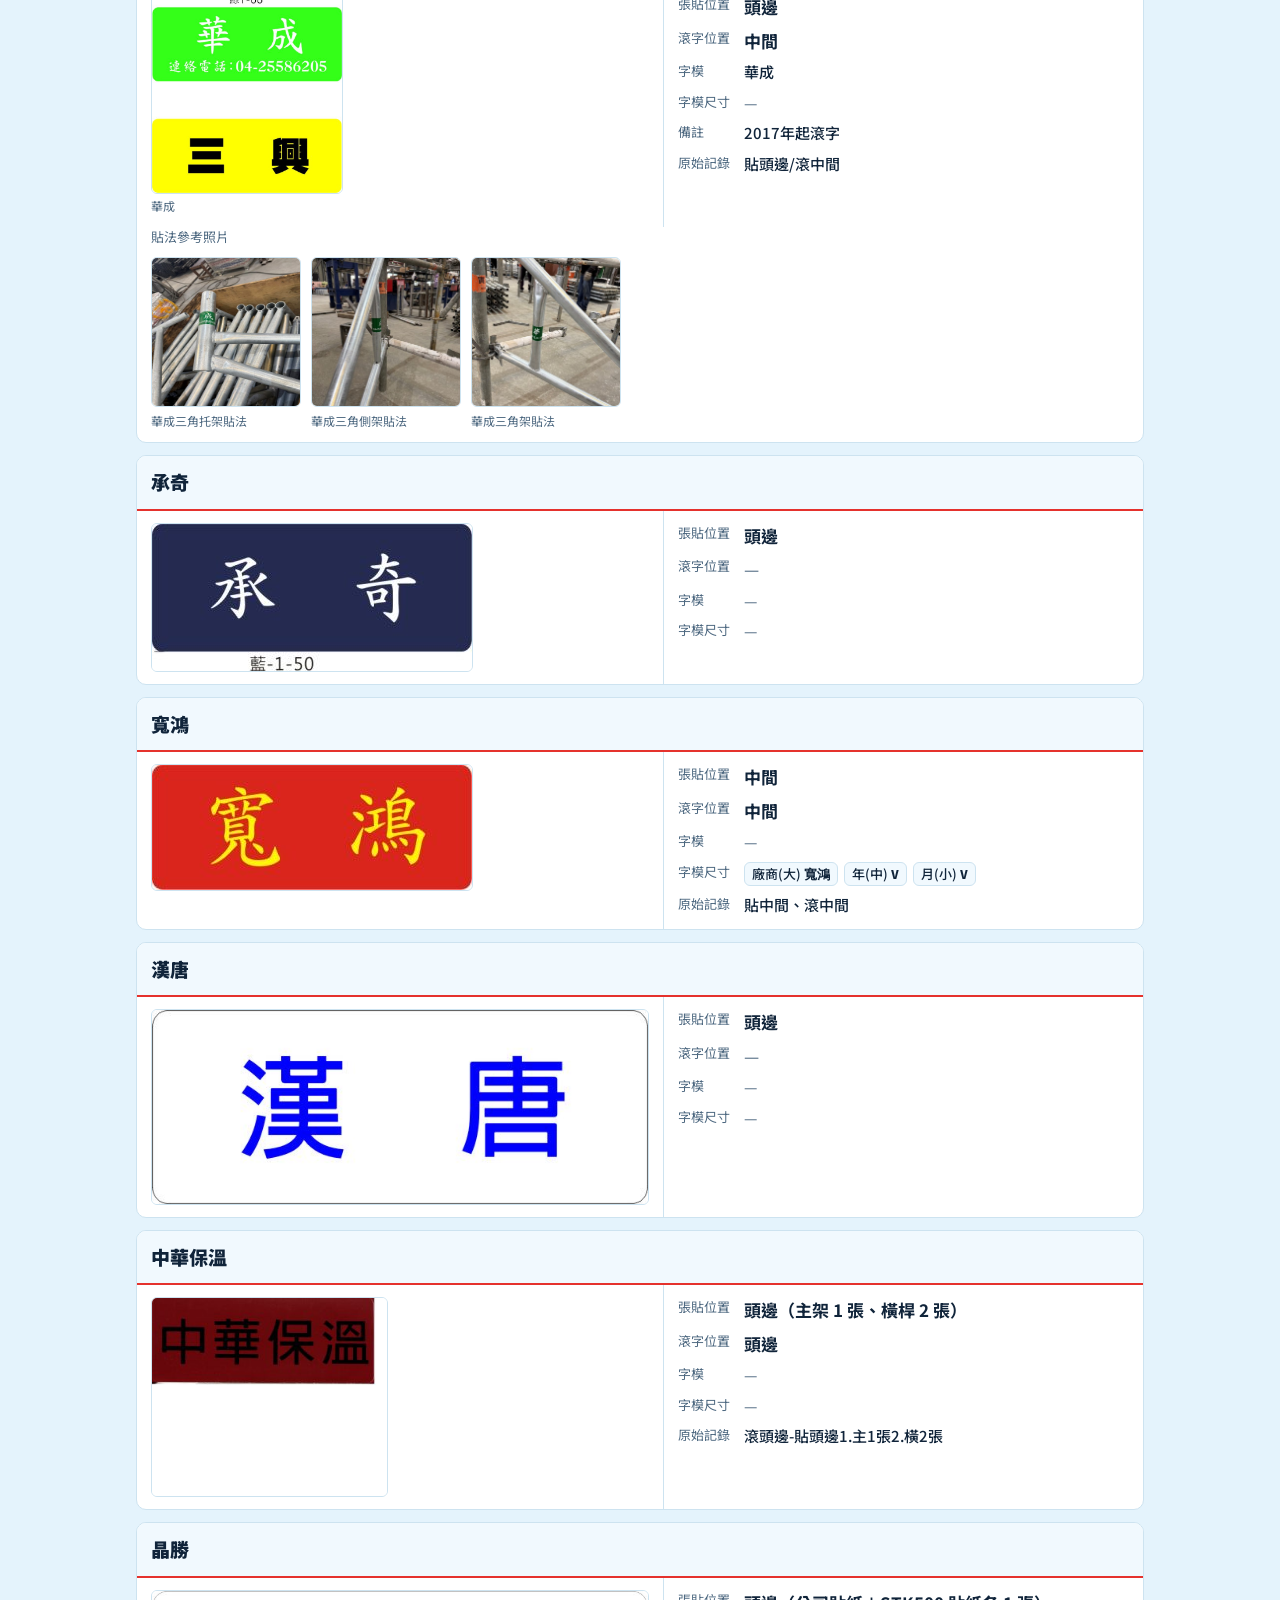
<file: sticker-lookup/index.html>
<!doctype html>
<html lang="zh-Hant">
<head>
<meta charset="utf-8">
<meta name="viewport" content="width=device-width, initial-scale=1, viewport-fit=cover">
<title>客戶貼紙查詢</title>
<link rel="icon" type="image/svg+xml" href="icon.svg">
<link rel="apple-touch-icon" href="icon-180.png">
<meta name="apple-mobile-web-app-title" content="貼紙查詢">
<meta name="description" content="依客戶名稱查詢貼紙樣式、張貼位置、字模與滾字位置，並可新增客戶。">
<link rel="preconnect" href="https://fonts.googleapis.com">
<link rel="preconnect" href="https://fonts.gstatic.com" crossorigin>
<script src="../vendor/supabase-2.99.1.js"></script>
<script src="../config.js"></script>
<link rel="stylesheet" href="https://fonts.googleapis.com/css2?family=Noto+Sans+TC:wght@400;500;700;900&family=IBM+Plex+Mono:wght@500;600&display=swap">
<style>
:root{
  /* 哆啦A夢配色：與 tokyo-map 相同的藍身、紅項圈、黃鈴鐺 */
  --bg:#e4f3fc; --surface:#ffffff; --surface-2:#f1f9fe; --line:#cde3f0;
  --fg:#10243a; --muted:#4d6880; --accent:#0077c0; --accent-soft:#dbeffb; --accent-fg:#ffffff;
  --dora:#0a9be0; --on-dora:#ffffff; --on-dora-soft:#e3f4fd; --collar:#e5322d; --bell:#f6c40f; --bell-ink:#4a3200;
  --warn:#c8231e; --local:#8a6100; --local-soft:#fff6cf;
  --font-body:"Noto Sans TC","Microsoft JhengHei","PingFang TC",system-ui,sans-serif;
  --font-num:"IBM Plex Mono",ui-monospace,Consolas,monospace;
}
@media (prefers-color-scheme:dark){:root:not([data-theme="light"]){
  --bg:#0b1a26; --surface:#0f2030; --surface-2:#132a3d; --line:#22394a;
  --fg:#e6f2fa; --muted:#93acc0; --accent:#4cc0f5; --accent-soft:#15344a; --accent-fg:#06141e;
  --dora:#0a6fa8; --on-dora:#ffffff; --on-dora-soft:#cfe9f8; --collar:#d42f2a; --bell:#f6c40f; --bell-ink:#4a3200;
  --warn:#ff7a70; --local:#f6c40f; --local-soft:#33290a; color-scheme:dark}}
:root[data-theme="dark"]{
  --bg:#0b1a26; --surface:#0f2030; --surface-2:#132a3d; --line:#22394a;
  --fg:#e6f2fa; --muted:#93acc0; --accent:#4cc0f5; --accent-soft:#15344a; --accent-fg:#06141e;
  --dora:#0a6fa8; --on-dora:#ffffff; --on-dora-soft:#cfe9f8; --collar:#d42f2a; --bell:#f6c40f; --bell-ink:#4a3200;
  --warn:#ff7a70; --local:#f6c40f; --local-soft:#33290a; color-scheme:dark}
*{box-sizing:border-box}
[hidden]{display:none!important}
html{-webkit-text-size-adjust:100%}
body{margin:0;background:var(--bg);color:var(--fg);font-family:var(--font-body);font-size:15px;line-height:1.5}
body::before{content:"";position:fixed;inset:0 0 auto;height:env(safe-area-inset-top,0px);z-index:30;background:var(--dora)}
.wrap{max-width:1040px;margin:0 auto;padding-left:max(16px,env(safe-area-inset-left,0px));padding-right:max(16px,env(safe-area-inset-right,0px))}
button,input,select,textarea{font:inherit;color:inherit}
button:focus-visible,input:focus-visible,select:focus-visible,textarea:focus-visible,a:focus-visible{outline:2px solid var(--accent);outline-offset:2px}

.sticky{position:sticky;top:env(safe-area-inset-top,0px);z-index:20}
.top{background:var(--dora);color:var(--on-dora);border-bottom:7px solid var(--collar);box-shadow:0 2px 10px rgba(0,0,0,.18)}
.brand{display:flex;align-items:center;gap:12px}
.brand>div{min-width:0}
.bell{position:relative;width:26px;height:26px;border-radius:50%;flex:none;background:var(--bell);border:1.5px solid var(--bell-ink);box-shadow:0 0 0 3px var(--on-dora)}
.bell::before{content:"";position:absolute;left:2px;right:2px;top:8px;height:1.5px;background:var(--bell-ink)}
.bell::after{content:"";position:absolute;left:50%;top:13px;width:5px;height:5px;margin-left:-2.5px;border-radius:50%;background:var(--bell-ink);box-shadow:0 4px 0 -1px var(--bell-ink)}
#addBtn{background:var(--bell);border-color:var(--bell-ink);color:var(--bell-ink)}
#addBtn:hover{filter:brightness(1.05)}
.top .wrap{padding-block:12px;display:flex;flex-wrap:wrap;gap:10px 16px;align-items:center}
.brand{flex:1 1 220px;min-width:0}
.brand h1{margin:0;font-size:20px;font-weight:900;letter-spacing:.04em}
.brand span{display:block;font-size:12px;color:var(--on-dora-soft)}
.q{flex:3 1 320px;display:flex;gap:8px;min-width:0}
.q input{flex:1;min-width:0;padding:10px 12px;border-radius:8px;border:0;background:#fff;color:#10243a;font-size:16px}
.q input:focus-visible{outline:3px solid var(--bell);outline-offset:1px}
.btn{padding:9px 14px;border-radius:8px;border:1px solid var(--line);background:var(--surface);color:var(--fg);cursor:pointer;white-space:nowrap}
.btn:hover{border-color:var(--accent)}
.btn.primary{background:var(--accent);border-color:var(--accent);color:var(--accent-fg);font-weight:700}
.btn.danger{color:var(--warn)}
.btn.sm{padding:5px 10px;font-size:13px}

.filters{background:var(--bg);border-bottom:1px solid var(--line);box-shadow:0 4px 10px rgba(10,60,100,.10)}
.filters .wrap{padding-block:8px;display:flex;flex-wrap:wrap;gap:8px 12px;align-items:center}
.bar{margin-top:12px;display:flex;flex-wrap:wrap;gap:8px 12px;align-items:center}
.filters label{display:flex;gap:6px;align-items:center;font-size:14px;color:var(--muted)}
.filters select{padding:6px 8px;border-radius:8px;border:1px solid var(--line);background:var(--surface)}
.count{margin-left:auto;font-size:13px;color:var(--muted)}
.count b{font-family:var(--font-num);color:var(--fg)}
.tools{display:flex;gap:8px;flex-wrap:wrap}

.list{margin:14px 0 40px;display:grid;gap:12px}
.card{background:var(--surface);border:1px solid var(--line);border-radius:10px;overflow:hidden}
.card.local{border-color:var(--local)}
.head{display:flex;flex-wrap:wrap;align-items:baseline;gap:6px 10px;padding:12px 14px;border-bottom:2px solid var(--collar);background:var(--surface-2)}
.head h2{margin:0;font-size:19px;font-weight:900}
.no{font-family:var(--font-num);font-size:12px;color:var(--muted)}
.chip{font-size:12px;padding:1px 8px;border-radius:999px;background:var(--accent-soft);color:var(--accent);font-weight:700}
.chip.local{background:var(--local-soft);color:var(--local)}
.chip.shared{background:var(--surface);color:var(--muted);border:1px solid var(--line);font-weight:500}
.banner{margin-top:12px;padding:10px 14px;border-radius:8px;border:1px solid var(--local);background:var(--local-soft);color:var(--fg);font-size:14px;display:grid;gap:8px}
.banner>div{display:flex;flex-wrap:wrap;gap:6px 12px;align-items:center}
.fmsg{flex:1 1 200px;align-self:center;font-size:13px;color:var(--muted)}
.fmsg.err{color:var(--warn)}
.f .fmsg{flex:none}
.head .acts{margin-left:auto;display:flex;gap:6px}
.body{display:grid;grid-template-columns:minmax(0,1.1fr) minmax(0,1fr);gap:0}
.styles{padding:12px 14px;display:flex;flex-direction:column;gap:10px;border-right:1px solid var(--line)}
.styles figure{margin:0}
.styles a{display:block}
.styles img{display:block;max-width:100%;max-height:200px;border-radius:6px;border:1px solid var(--line);background:#fff}
.styles figcaption{font-size:12px;color:var(--muted);margin-top:3px}
.noimg{font-size:13px;color:var(--muted);padding:18px;text-align:center;border:1px dashed var(--line);border-radius:6px}
.facts{margin:0;padding:12px 14px;display:grid;grid-template-columns:auto minmax(0,1fr);gap:8px 14px;align-content:start}
.facts dt{font-size:13px;color:var(--muted);white-space:nowrap}
.facts dd{margin:0;font-weight:500;overflow-wrap:anywhere}
.facts dd.key{font-size:17px;font-weight:700}
.facts dd .empty{color:var(--muted);font-weight:400}
.molds{display:flex;flex-wrap:wrap;gap:6px}
.molds span{font-size:13px;border:1px solid var(--line);border-radius:6px;padding:1px 7px;background:var(--surface-2)}
.molds b{font-family:var(--font-num)}
.place{padding:0 14px 12px;display:flex;flex-wrap:wrap;gap:10px}
.place>div{width:100%;font-size:13px;color:var(--muted)}
.place figure{margin:0;width:150px}
.place img{width:150px;height:150px;object-fit:cover;border-radius:6px;border:1px solid var(--line)}
.place figcaption{font-size:12px;color:var(--muted)}
.empty-list{background:var(--surface);border:1px dashed var(--line);border-radius:10px;padding:28px;text-align:center;color:var(--muted)}
.note-foot{font-size:12px;color:var(--muted);margin:-24px 0 32px}

dialog{border:1px solid var(--line);border-radius:12px;padding:0;background:var(--surface);color:var(--fg);width:min(640px,calc(100vw - 32px));max-height:calc(100dvh - 32px)}
dialog::backdrop{background:rgba(10,15,20,.55)}
dialog form{display:flex;flex-direction:column;max-height:calc(100dvh - 34px)}
.dh{padding:14px 16px;border-bottom:1px solid var(--line);display:flex;align-items:center;gap:10px}
.dh h3{margin:0;font-size:18px;flex:1}
.db{padding:14px 16px;overflow:auto;display:grid;grid-template-columns:1fr 1fr;gap:12px 14px}
.df{padding:12px 16px;border-top:1px solid var(--line);display:flex;gap:8px;justify-content:flex-end;flex-wrap:wrap}
.f{display:flex;flex-direction:column;gap:4px;min-width:0}
.f.full{grid-column:1/-1}
.f label{font-size:13px;color:var(--muted)}
.f label i{color:var(--warn);font-style:normal}
.f input,.f select,.f textarea{padding:8px 10px;border:1px solid var(--line);border-radius:8px;background:var(--surface-2);min-width:0;width:100%;font-size:16px}
.f textarea{min-height:64px;resize:vertical}
.f small{font-size:12px;color:var(--muted)}
.f small.err{color:var(--warn)}
.thumbs{display:flex;gap:8px;flex-wrap:wrap}
.thumbs div{position:relative}
.thumbs img{height:70px;border-radius:6px;border:1px solid var(--line);display:block}
.thumbs button{position:absolute;top:-8px;right:-8px;width:24px;height:24px;border-radius:50%;border:0;background:var(--warn);color:#fff;cursor:pointer;line-height:1}
.toast{position:fixed;left:50%;bottom:calc(20px + env(safe-area-inset-bottom,0px));transform:translateX(-50%);background:var(--fg);color:var(--bg);padding:10px 16px;border-radius:8px;font-size:14px;z-index:50;max-width:calc(100vw - 32px)}

@media (max-width:640px){
  .body{grid-template-columns:1fr}
  .facts{order:-1;border-bottom:1px solid var(--line)}
  .styles{border-right:0}
  .styles img{max-height:140px}
  .filters label{flex:1 1 140px;min-width:0}
  .filters select{flex:1;min-width:0}
  .tools .btn{padding:5px 8px;font-size:12px}
  .db{grid-template-columns:1fr}
  .count{margin-left:0;width:100%}
  .place figure,.place img{width:120px}
  .place img{height:120px}
}
</style>
</head>
<body>
<div class="sticky">
<header class="top">
  <div class="wrap">
    <div class="brand"><span class="bell" aria-hidden="true"></span><div><h1>客戶貼紙查詢</h1><span>貼紙樣式・張貼位置・字模・滾字位置</span></div></div>
    <div class="q">
      <input id="q" type="search" placeholder="輸入客戶名稱，例如：永清" autocomplete="off" aria-label="客戶名稱">
      <button class="btn primary" id="addBtn" type="button">＋ 新增客戶</button>
    </div>
  </div>
</header>
<div class="filters"><div class="wrap">
    <label>張貼位置
      <select id="fPaste"><option value="">全部</option><option value="頭邊">頭邊</option><option value="中間">中間</option><option value="旁邊">旁邊</option><option value="none">不貼／無</option></select>
    </label>
    <label>滾字位置
      <select id="fRoll"><option value="">全部</option><option value="中間">中間</option><option value="頭邊">頭邊</option><option value="none">未記錄／不滾字</option></select>
    </label>
</div></div>
</div>

<main class="wrap">
  <div class="bar">
    <div class="tools">
      <button class="btn sm" id="exportCsv" type="button">匯出 CSV（Excel）</button>
      <button class="btn sm" id="reload" type="button">重新整理</button>
    </div>
    <div class="count" id="count" aria-live="polite"></div>
  </div>
  <div class="banner" id="banner" role="status" hidden></div>
  <div class="list" id="list"><div class="empty-list">資料載入中…</div></div>
  <p class="note-foot">資料來源：《20160714字模統計》貼紙工作表；網頁上新增與修改的內容存在共用資料庫，所有人都看得到。任何人都可以修改、刪除或還原，請小心操作。</p>
</main>

<dialog id="dlg" aria-labelledby="dlgTitle">
  <form id="form" method="dialog" novalidate>
    <div class="dh"><h3 id="dlgTitle">新增客戶</h3><button class="btn sm" type="button" data-close>關閉</button></div>
    <div class="db">
      <div class="f full">
        <label for="iName">客戶名稱 <i>*</i></label>
        <input id="iName" name="name" required maxlength="40">
        <small id="nameMsg"></small>
      </div>
      <div class="f full">
        <label for="iSticker">貼紙公司名</label>
        <input id="iSticker" name="sticker" maxlength="60" placeholder="貼紙上印的公司名">
      </div>
      <div class="f">
        <label for="iPaste">張貼位置</label>
        <input id="iPaste" name="paste" list="pasteOpts" maxlength="80" placeholder="頭邊／中間／字旁邊…">
        <datalist id="pasteOpts"><option value="頭邊"><option value="中間"><option value="字旁邊"><option value="無"><option value="寄給客戶貼"></datalist>
      </div>
      <div class="f">
        <label for="iRoll">滾字位置</label>
        <input id="iRoll" name="roll" list="rollOpts" maxlength="80" placeholder="中間／頭邊／不滾字">
        <datalist id="rollOpts"><option value="中間"><option value="頭邊"><option value="不滾字"></datalist>
      </div>
      <div class="f">
        <label for="iMold">字模</label>
        <input id="iMold" name="mold" maxlength="40">
      </div>
      <div class="f">
        <label for="iMoldL">廠商字模（大 64.5×30mm）</label>
        <input id="iMoldL" name="moldL" maxlength="40">
      </div>
      <div class="f">
        <label for="iMoldM">年字模（中 46.5×30mm）</label>
        <select id="iMoldM" name="moldM"><option value="">未填</option><option>V</option><option>X</option></select>
      </div>
      <div class="f">
        <label for="iMoldS">月字模（小 35×30mm）</label>
        <select id="iMoldS" name="moldS"><option value="">未填</option><option>V</option><option>X</option></select>
      </div>
      <div class="f full">
        <label for="iImg">貼紙樣式圖片</label>
        <input id="iImg" type="file" accept="image/*" multiple>
        <small>最多 5 張，系統會自動縮小後上傳；按 × 可移除。</small>
        <div class="thumbs" id="thumbs"></div>
      </div>
      <div class="f full">
        <label for="iNote">備註</label>
        <textarea id="iNote" name="note" maxlength="300"></textarea>
      </div>
    </div>
    <div class="df">
      <small id="formMsg" class="fmsg" role="status"></small>
      <button class="btn danger" type="button" id="delBtn" hidden>刪除</button>
      <button class="btn" type="button" data-close>取消</button>
      <button class="btn primary" type="submit" id="saveBtn">儲存</button>
    </div>
  </form>
</dialog>
<div class="toast" id="toast" role="status" hidden></div>

<script>
(() => {
  const LEGACY_KEY = 'sticker-lookup.added.v1';   // 改用資料庫前存在瀏覽器的新增客戶
  const TABLE = 'sticker_customers';
  const FIELDS = ['name','sticker','paste','roll','mold','moldL','moldM','moldS','note'];
  const COL = { moldL: 'mold_l', moldM: 'mold_m', moldS: 'mold_s' };
  const MAX_IMGS = 5;
  const $ = s => document.querySelector(s);
  let base = [], shared = [], overrides = new Map(), legacy = [], client = null, dbError = '';
  let pendingImgs = [], submitting = false, editing = null;

  const esc = v => String(v ?? '').replace(/[&<>"']/g, c => ({'&':'&amp;','<':'&lt;','>':'&gt;','"':'&quot;',"'":'&#39;'}[c]));
  const norm = v => String(v ?? '').toLowerCase().replace(/[\s()（）.．、\/\-]/g, '');
  // 只顯示縮小後的 base64 圖片，或網站內 Excel 原有圖片（img/015.jpg）
  const safeImg = v => typeof v === 'string' && /^(data:image\/(jpeg|png|webp);base64,[A-Za-z0-9+/=]+|img\/\d{3}\.jpg)$/.test(v);
  // Excel 客戶若在資料庫有修改紀錄（base_id），以修改後的內容顯示
  function applyOverride(c){
    const o = overrides.get(c.id);
    if (!o) return c;
    const labels = new Map((c.styles || []).map(s => [s.img, s.label]));
    return { ...c, ...o, id: c.id, db: false, no: c.no, place: c.place, posRaw: '',
      styles: o.styles.map(s => ({ img: s.img, label: labels.get(s.img) || s.label })) };
  }
  // 被刪除（隱藏）的 Excel 客戶不顯示
  const all = () => [...legacy, ...shared, ...base.filter(c => !overrides.get(c.id)?.hidden).map(applyOverride)];

  function toast(msg){
    const t = $('#toast'); t.textContent = msg; t.hidden = false;
    clearTimeout(toast.h); toast.h = setTimeout(() => t.hidden = true, 3600);
  }

  // ---- 資料庫 ----
  function connect(){
    const config = window.REPAIR_CONFIG;
    if (!window.supabase?.createClient || !config?.supabaseUrl || !config?.supabasePublishableKey?.startsWith('sb_publishable_'))
      throw new Error('連線設定或程式載入失敗');
    return window.supabase.createClient(config.supabaseUrl, config.supabasePublishableKey, {
      auth: { persistSession: false, autoRefreshToken: false, detectSessionInUrl: false },
      global: { fetch: (url, options = {}) => fetch(url, { ...options, signal: AbortSignal.timeout(20000) }) },
    });
  }
  const fromRow = r => ({
    id: 'db-' + r.id, dbId: r.id, db: true, hidden: r.hidden === true, created: r.created_at, edited: r.updated_at || '', no: '',
    name: r.name, sticker: r.sticker, paste: r.paste, roll: r.roll, mold: r.mold,
    moldL: r.mold_l, moldM: r.mold_m, moldS: r.mold_s, note: r.note, posRaw: '', place: [],
    styles: (Array.isArray(r.images) ? r.images : []).filter(safeImg).map(img => ({ img, label: r.sticker })),
  });
  function toRow(c){
    const row = {};
    for (const k of FIELDS) row[COL[k] || k] = String(c[k] ?? '').trim();
    row.images = (c.styles || []).map(s => s.img).filter(safeImg).slice(0, MAX_IMGS);
    return row;
  }
  async function loadShared(){
    if (!client){ dbError = dbError || '無法建立資料庫連線'; return; }
    try {
      const { data, error } = await client.from(TABLE)
        .select('*')
        .order('created_at', { ascending: false }).limit(2000);
      if (error) throw error;
      const rows = data || [];
      shared = rows.filter(r => !r.base_id).map(fromRow);
      overrides = new Map(rows.filter(r => r.base_id).map(r => [r.base_id, fromRow(r)]));
      dbError = '';
    } catch (e) {
      dbError = e.message || '連線異常';
    }
  }

  function loadLegacy(){
    try { const v = JSON.parse(localStorage.getItem(LEGACY_KEY) || '[]'); return Array.isArray(v) ? v.filter(c => c && c.name).map(c => ({ ...c, local: true, db: false, place: [], styles: (c.styles || []).filter(s => safeImg(s?.img)) })) : []; }
    catch { return []; }
  }
  function saveLegacy(){
    try { legacy.length ? localStorage.setItem(LEGACY_KEY, JSON.stringify(legacy)) : localStorage.removeItem(LEGACY_KEY); } catch {}
  }

  function renderBanner(){
    const b = $('#banner'), parts = [];
    if (dbError) parts.push(`<div><span>無法連線共用資料庫，目前只顯示 Excel 原始資料，暫時不能新增或修改。（${esc(dbError)}）</span><button class="btn sm" type="button" data-retry>再試一次</button></div>`);
    if (legacy.length) parts.push(`<div><span>這台裝置有 <b>${legacy.length}</b> 筆先前只存在瀏覽器的新增客戶，尚未放進共用資料庫。</span>${client && !dbError ? '<button class="btn sm primary" type="button" data-upload-all>全部上傳</button>' : ''}</div>`);
    b.innerHTML = parts.join(''); b.hidden = !parts.length;
  }

  function matchPos(val, f){
    if (!f) return true;
    if (f === 'none') return !val || /^(無|不)/.test(val);
    return val.includes(f);
  }

  function render(){
    renderBanner();
    const q = norm($('#q').value), fp = $('#fPaste').value, fr = $('#fRoll').value;
    const rows = all().filter(c => {
      if (q && ![c.name, c.sticker, c.mold, c.moldL].some(v => norm(v).includes(q))) return false;
      return matchPos(c.paste || '', fp) && matchPos(c.roll || '', fr);
    });
    if (q) rows.sort((a, b) => (norm(b.name) === q) - (norm(a.name) === q));
    $('#count').innerHTML = `共 <b>${rows.length}</b> 筆${q || fp || fr ? `（全部 ${all().length} 筆）` : ''}${shared.length ? `・共用新增 ${shared.length} 筆` : ''}`;
    const list = $('#list');
    if (!rows.length){
      list.innerHTML = `<div class="empty-list">找不到「${esc($('#q').value)}」的資料。${dbError ? '' : `<br><br><button class="btn primary" type="button" data-add-name="${esc($('#q').value.trim())}">＋ 新增這個客戶</button>`}</div>`;
      return;
    }
    list.innerHTML = rows.slice(0, 200).map(card).join('');
  }

  const val = v => v ? esc(v) : '<span class="empty">—</span>';
  const day = iso => { const d = new Date(iso); return isNaN(d) ? '' : d.toLocaleDateString('zh-TW'); };
  function card(c){
    const styles = (c.styles || []).length
      ? c.styles.map(s => `<figure><a href="${esc(s.img)}" target="_blank" rel="noopener"><img src="${esc(s.img)}" alt="${esc(c.name)} 貼紙樣式" loading="lazy"></a>${s.label && s.label !== c.name ? `<figcaption>${esc(s.label)}</figcaption>` : ''}</figure>`).join('')
      : '<div class="noimg">尚無貼紙樣式圖片</div>';
    const molds = [['廠商(大)', c.moldL], ['年(中)', c.moldM], ['月(小)', c.moldS]].filter(m => m[1])
      .map(m => `<span>${m[0]} <b>${esc(m[1])}</b></span>`).join('');
    const place = (c.place || []).length
      ? `<div class="place"><div>貼法參考照片</div>${c.place.map(p => `<figure><a href="${esc(p.img)}" target="_blank" rel="noopener"><img src="${esc(p.img)}" alt="${esc(p.label)}" loading="lazy"></a><figcaption>${esc(p.label)}</figcaption></figure>`).join('')}</div>` : '';
    return `<article class="card${c.local ? ' local' : ''}">
      <div class="head">
        <h2>${esc(c.name)}</h2>
        ${c.sticker && c.sticker !== c.name ? `<span class="chip">貼紙：${esc(c.sticker)}</span>` : ''}
        ${c.db ? `<span class="chip shared">共用新增 ${esc(day(c.created))}</span>` : ''}
        ${c.edited ? `<span class="chip shared">已修改 ${esc(day(c.edited))}</span>` : ''}
        ${c.local ? '<span class="chip local">僅本機・未上傳</span>' : ''}
        ${c.local ? `<span class="acts">${client && !dbError ? `<button class="btn sm" type="button" data-upload="${esc(c.id)}">上傳</button>` : ''}<button class="btn sm danger" type="button" data-del="${esc(c.id)}">刪除</button></span>`
          : client && !dbError ? `<span class="acts"><button class="btn sm" type="button" data-edit="${esc(c.id)}">編輯</button><button class="btn sm danger" type="button" data-remove="${esc(c.id)}">刪除</button></span>` : ''}
      </div>
      <div class="body">
        <div class="styles">${styles}</div>
        <dl class="facts">
          <dt>張貼位置</dt><dd class="key">${val(c.paste)}</dd>
          <dt>滾字位置</dt><dd class="key">${val(c.roll)}</dd>
          <dt>字模</dt><dd>${val(c.mold)}</dd>
          <dt>字模尺寸</dt><dd>${molds ? `<div class="molds">${molds}</div>` : '<span class="empty">—</span>'}</dd>
          ${c.note ? `<dt>備註</dt><dd>${esc(c.note)}</dd>` : ''}
          ${c.posRaw && c.posRaw !== [c.roll && '滾' + c.roll, c.paste && '貼' + c.paste].filter(Boolean).join('-') ? `<dt>原始記錄</dt><dd>${esc(c.posRaw)}</dd>` : ''}
        </dl>
      </div>
      ${place}
    </article>`;
  }

  // ---- 新增／修改 ----
  const dlg = $('#dlg'), form = $('#form');
  function formMsg(text, err){ const m = $('#formMsg'); m.textContent = text; m.className = 'fmsg' + (err ? ' err' : ''); }
  function openForm(presetName, rec){
    if (dbError || !client) return toast('目前無法連線共用資料庫，暫時不能新增或修改');
    editing = rec || null;
    form.reset();
    $('#dlgTitle').textContent = rec ? `修改：${rec.name}` : '新增客戶';
    formMsg(rec ? '修改後所有人都會看到新的內容。' : '儲存後所有人都看得到。');
    for (const k of FIELDS) form.elements[k].value = rec ? (rec[k] || '') : '';
    if (!rec && presetName) form.elements.name.value = presetName;
    pendingImgs = rec ? (rec.styles || []).map(s => s.img).filter(safeImg).slice(0, MAX_IMGS) : [];
    const del = $('#delBtn');
    del.hidden = !(rec && rec.dbId);
    del.textContent = rec?.db ? '刪除這筆客戶' : '還原成 Excel 原始資料';
    drawThumbs(); checkName();
    dlg.showModal(); form.elements.name.focus();
  }

  async function startEdit(id){
    const rec = all().find(c => c.id === id);
    if (!rec) return;
    openForm('', rec);
  }
  function drawThumbs(){
    $('#thumbs').innerHTML = pendingImgs.map((src, i) => `<div><img src="${src}" alt="預覽 ${i + 1}"><button type="button" data-rm="${i}" aria-label="移除圖片 ${i + 1}">×</button></div>`).join('');
    $('#iImg').disabled = pendingImgs.length >= MAX_IMGS;
  }
  function checkName(){
    const n = norm(form.elements.name.value), msg = $('#nameMsg');
    const dup = n ? all().filter(c => c.id !== editing?.id && norm(c.name) === n) : [];
    msg.className = '';
    msg.textContent = dup.length ? `提醒：已有 ${dup.length} 筆同名客戶資料，仍可儲存為另一款。` : '';
  }
  function shrink(file){
    return new Promise((ok, fail) => {
      const url = URL.createObjectURL(file), img = new Image();
      img.onload = () => {
        const s = Math.min(1, 640 / Math.max(img.width, img.height));
        const cv = document.createElement('canvas');
        cv.width = Math.round(img.width * s); cv.height = Math.round(img.height * s);
        const g = cv.getContext('2d'); g.fillStyle = '#fff'; g.fillRect(0, 0, cv.width, cv.height);
        g.drawImage(img, 0, 0, cv.width, cv.height); URL.revokeObjectURL(url);
        ok(cv.toDataURL('image/jpeg', .8));
      };
      img.onerror = () => { URL.revokeObjectURL(url); fail(); };
      img.src = url;
    });
  }
  $('#iImg').addEventListener('change', async e => {
    const files = [...e.target.files]; e.target.value = '';
    if (pendingImgs.length + files.length > MAX_IMGS) toast(`最多 ${MAX_IMGS} 張圖片，多的已略過`);
    for (const f of files.slice(0, MAX_IMGS - pendingImgs.length)){
      try { pendingImgs.push(await shrink(f)); } catch { toast(`無法讀取圖片：${f.name}`); }
    }
    drawThumbs();
  });
  $('#thumbs').addEventListener('click', e => {
    const i = e.target.dataset.rm; if (i == null) return;
    pendingImgs.splice(+i, 1); drawThumbs();
  });
  form.elements.name.addEventListener('input', checkName);
  dlg.addEventListener('click', e => { if (e.target.closest('[data-close]') && !submitting) dlg.close(); });
  dlg.addEventListener('cancel', e => { if (submitting) e.preventDefault(); });

  async function insert(c){
    const { error } = await client.from(TABLE).insert(toRow(c));
    if (error) throw error;
  }
  form.addEventListener('submit', async e => {
    e.preventDefault();
    if (submitting) return;
    const name = form.elements.name.value.trim();
    if (!name){ $('#nameMsg').textContent = '請輸入客戶名稱'; $('#nameMsg').className = 'err'; form.elements.name.focus(); return; }
    if (!navigator.onLine) return formMsg('目前離線，尚未儲存。請連線後再按儲存。', true);
    const rec = {}; for (const k of FIELDS) rec[k] = form.elements[k].value.trim();
    rec.styles = pendingImgs.map(img => ({ img }));
    const target = editing;
    busy(true, '正在儲存到共用資料庫…');
    try {
      if (target){
        const { error } = await client.rpc('sticker_save', {
          p_id: target.db ? target.dbId : null,
          p_base_id: target.db ? null : target.id, p_data: toRow(rec) });
        if (error) throw error;
      } else {
        await insert(rec);
      }
      dlg.close();
      await loadShared();
      $('#q').value = name; render();
      toast(target ? `已更新「${name}」` : `已新增「${name}」，所有人都看得到`);
    } catch (err) {
      formMsg(`儲存未確認成功，已保留填寫內容。請先關閉視窗按「重新整理」確認${target ? '是否已更新' : '是否已新增，避免重複'}。（${err.message || '連線異常'}）`, true);
    } finally { busy(false); }
  });
  function busy(on, msg){
    submitting = on;
    for (const id of ['#saveBtn', '#delBtn']) $(id).disabled = on;
    $('#saveBtn').textContent = on ? '儲存中…' : '儲存';
    if (msg) formMsg(msg);
  }
  $('#delBtn').addEventListener('click', async () => {
    const target = editing; if (!target?.dbId || submitting) return;
    const what = target.db ? `刪除「${target.name}」？刪除後所有人都看不到這筆資料。` : `把「${target.name}」還原成 Excel 原始資料？目前的修改會被捨棄。`;
    if (!confirm(`確定要${what}`)) return;
    busy(true, '處理中…');
    try {
      const { error } = await client.rpc('sticker_delete', { p_id: target.dbId });
      if (error) throw error;
      dlg.close(); await loadShared(); render();
      toast(target.db ? `已刪除「${target.name}」` : `已還原「${target.name}」`);
    } catch (err) {
      formMsg(`未完成（${err.message || '連線異常'}），請重新整理確認。`, true);
    } finally { busy(false); }
  });

  // 清單上的刪除：網頁新增的客戶直接刪除；Excel 原有客戶在資料庫標記為已刪除（隱藏）
  async function removeCustomer(id, btn){
    const c = all().find(x => x.id === id);
    if (!c || !client || dbError) return;
    if (!confirm(`確定要刪除「${c.name}」？刪除後所有人都看不到這筆資料。`)) return;
    btn.disabled = true;
    try {
      const { error } = c.db
        ? await client.rpc('sticker_delete', { p_id: c.dbId })
        : await client.rpc('sticker_hide', { p_base_id: c.id, p_name: c.name });
      if (error) throw error;
      await loadShared(); render(); toast(`已刪除「${c.name}」`);
    } catch (err) {
      btn.disabled = false;
      toast(`刪除未完成（${err.message || '連線異常'}），請重新整理確認。`);
    }
  }

  async function uploadLegacy(items){
    let ok = 0;
    for (const c of items){
      try { await insert(c); legacy = legacy.filter(x => x !== c); ok++; }
      catch (err) { toast(`「${c.name}」上傳失敗：${err.message || '連線異常'}`); break; }
    }
    saveLegacy(); await loadShared(); render();
    if (ok) toast(`已上傳 ${ok} 筆到共用資料庫`);
  }

  $('#addBtn').addEventListener('click', () => openForm($('#q').value.trim()));
  document.addEventListener('click', async e => {
    const b = e.target.closest('#list button, #banner button'); if (!b) return;
    if (b.dataset.addName != null) return openForm(b.dataset.addName);
    if (b.dataset.edit) return startEdit(b.dataset.edit);
    if (b.dataset.remove) return removeCustomer(b.dataset.remove, b);
    if (b.hasAttribute('data-retry')){ b.disabled = true; return refresh(); }
    if (b.hasAttribute('data-upload-all')){ b.disabled = true; return uploadLegacy(legacy.slice()); }
    if (b.dataset.upload){ b.disabled = true; return uploadLegacy(legacy.filter(c => c.id === b.dataset.upload)); }
    if (b.dataset.del){
      const c = legacy.find(x => x.id === b.dataset.del);
      if (!c || !confirm(`確定刪除這台裝置上的「${c.name}」？（尚未上傳的資料刪除後無法復原）`)) return;
      legacy = legacy.filter(x => x !== c); saveLegacy(); render(); toast(`已刪除「${c.name}」`);
    }
  });
  for (const id of ['#q', '#fPaste', '#fRoll']) $(id).addEventListener('input', render);

  // ---- 匯出 ----
  $('#exportCsv').addEventListener('click', () => {
    const head = ['編號','客戶名稱','貼紙公司名','張貼位置','滾字位置','字模','廠商字模(大)','年字模(中)','月字模(小)','備註','原始位置記錄','來源','新增時間','修改時間'];
    const cell = v => /[",\n]/.test(v = String(v ?? '')) ? `"${v.replace(/"/g, '""')}"` : v;
    const lines = all().map(c => [c.no, c.name, c.sticker, c.paste, c.roll, c.mold, c.moldL, c.moldM, c.moldS, c.note, c.posRaw,
      c.db ? '共用新增' : c.local ? '本機未上傳' : c.edited ? 'Excel（已修改）' : 'Excel', c.created ? new Date(c.created).toLocaleString('zh-TW') : '', c.edited ? new Date(c.edited).toLocaleString('zh-TW') : ''].map(cell).join(','));
    const a = document.createElement('a');
    a.href = URL.createObjectURL(new Blob(['﻿' + [head.join(','), ...lines].join('\r\n')], { type: 'text/csv;charset=utf-8' }));
    a.download = `客戶貼紙-${new Date().toLocaleDateString('sv-SE')}.csv`;
    document.body.append(a); a.click(); a.remove(); setTimeout(() => URL.revokeObjectURL(a.href), 1000);
  });

  async function refresh(){
    $('#reload').disabled = true;
    if (!client){ try { client = connect(); dbError = ''; } catch (e) { dbError = e.message; } }
    await loadShared(); render();
    $('#reload').disabled = false;
  }
  $('#reload').addEventListener('click', refresh);

  // ---- 啟動 ----
  legacy = loadLegacy();
  const qs = new URLSearchParams(location.search).get('q');
  if (qs) $('#q').value = qs;
  try { client = connect(); } catch (e) { dbError = e.message; }
  Promise.all([
    fetch('data.json').then(r => { if (!r.ok) throw 0; return r.json(); }).then(d => { base = d.customers; })
      .catch(() => toast('無法載入 Excel 資料')),
    loadShared(),
  ]).then(render);
})();
</script>
</body>
</html>
</file>
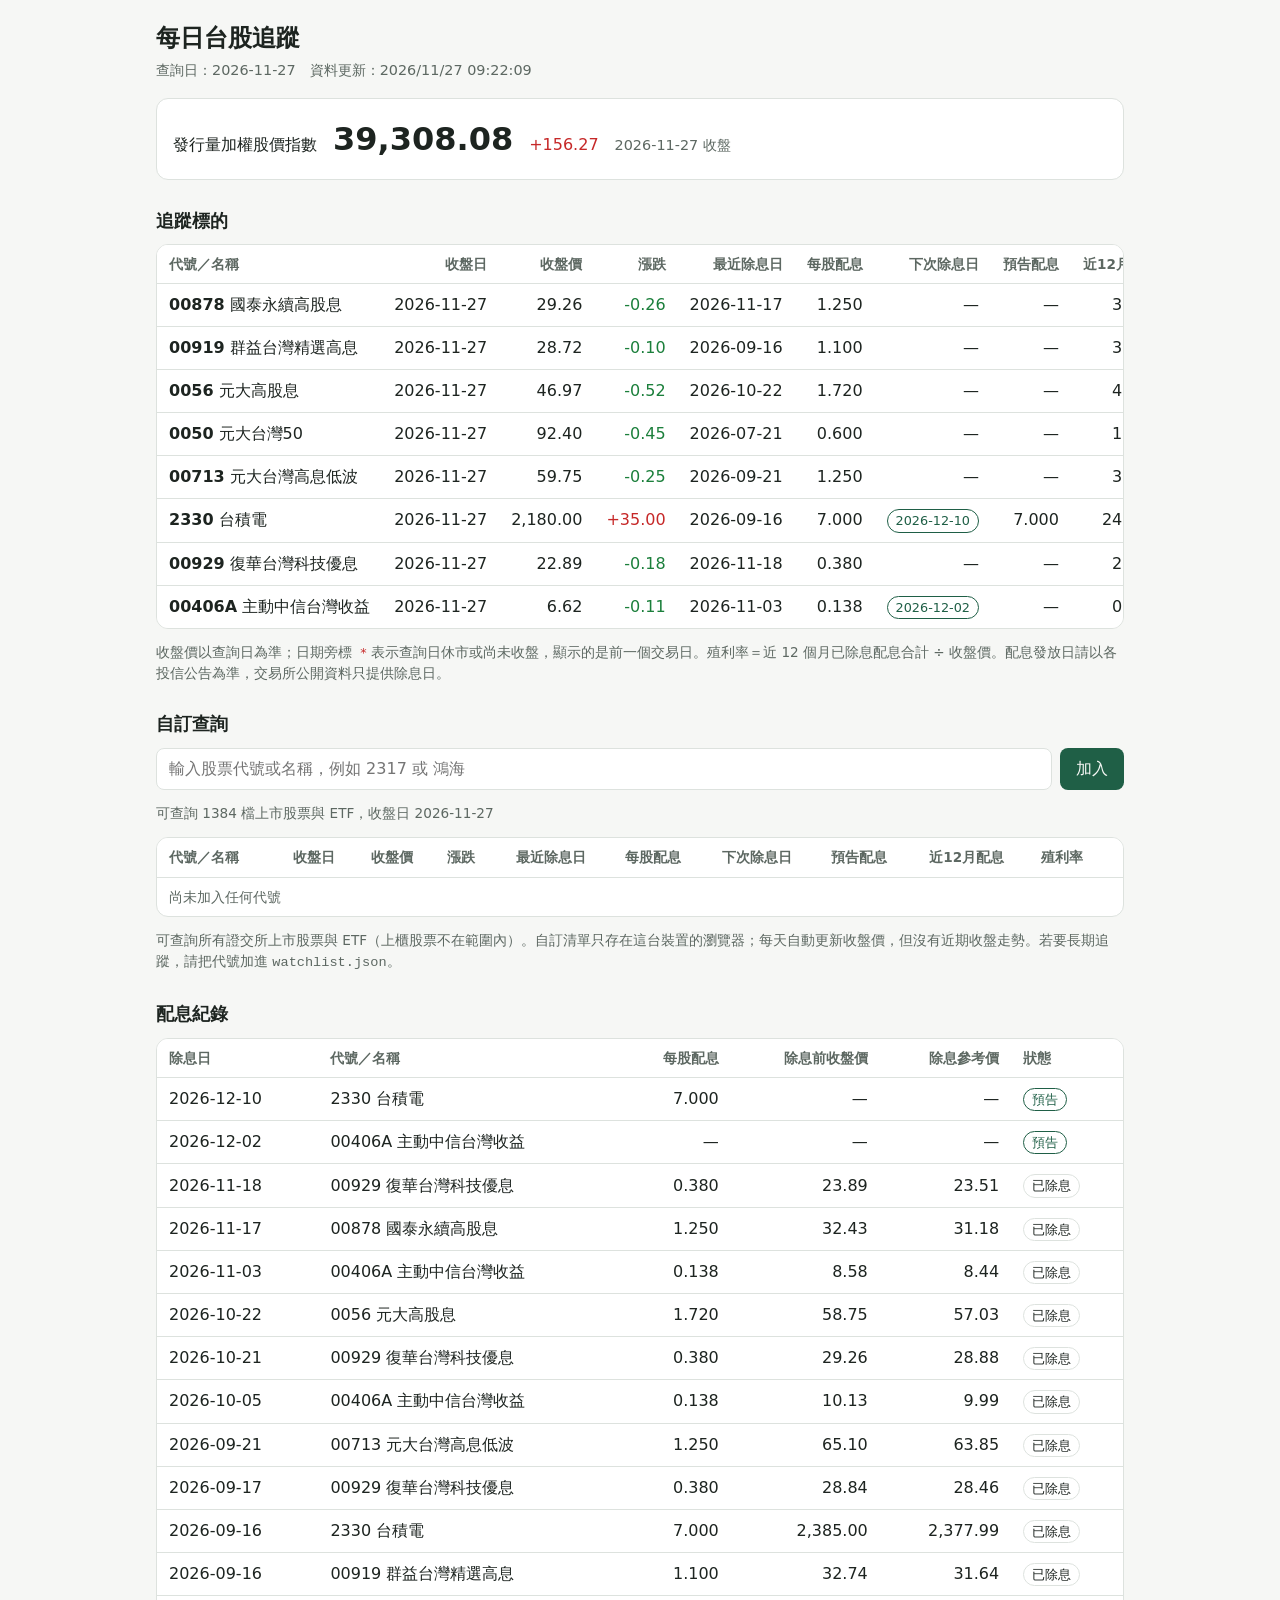
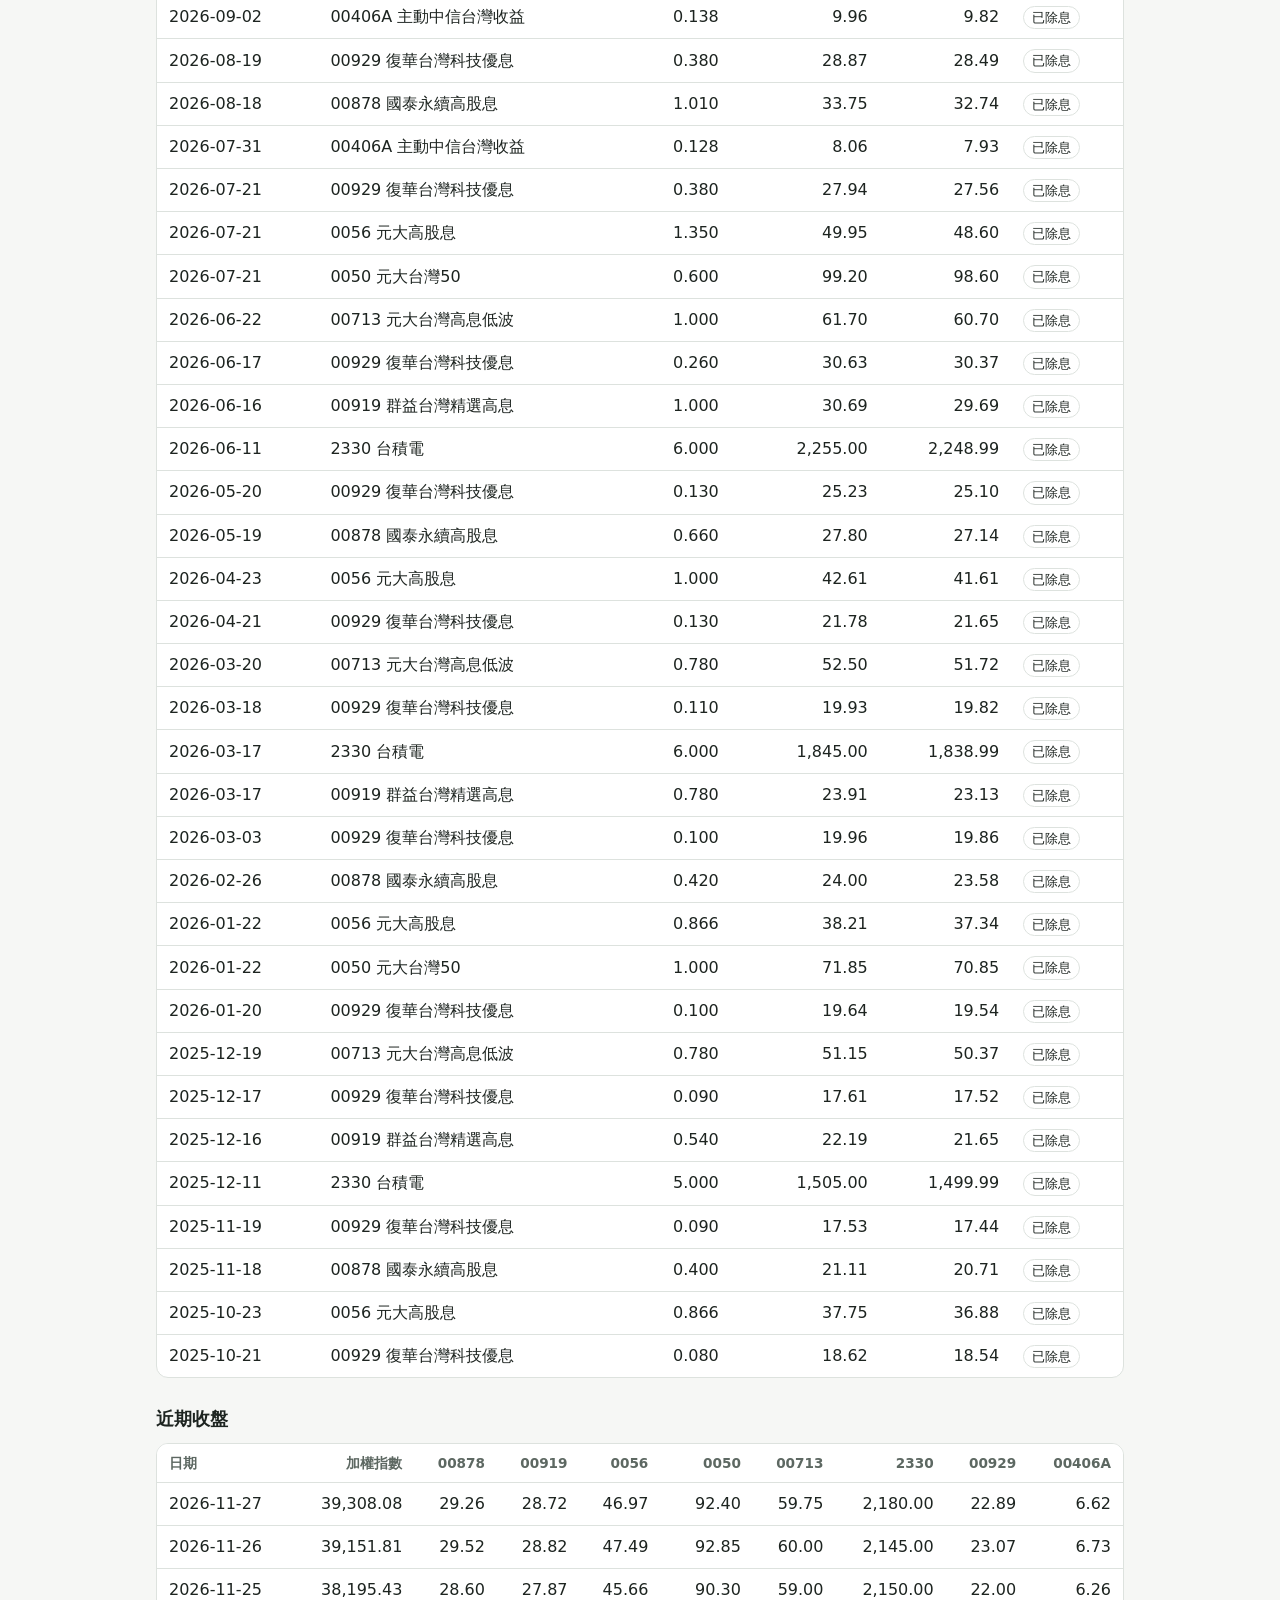
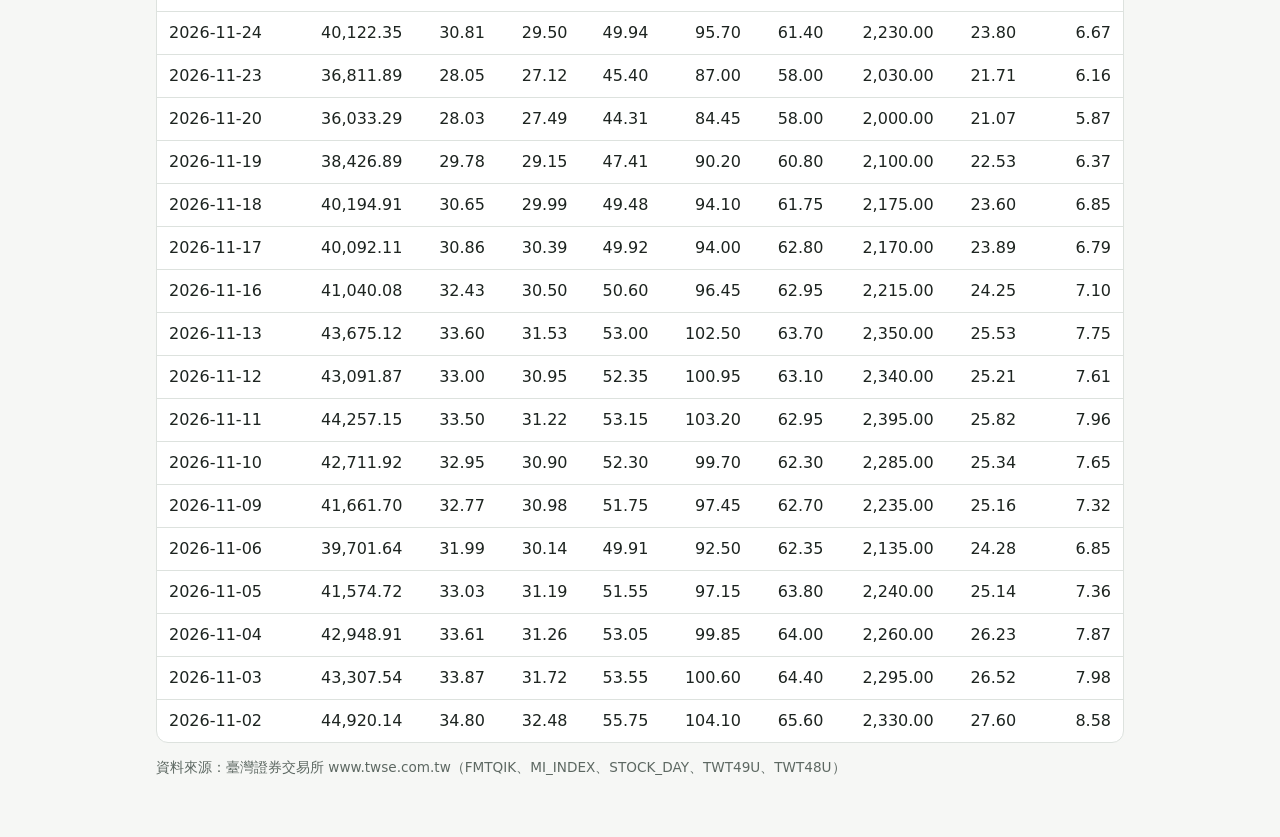
<file: stock-tracker/index.html>
<!doctype html>
<html lang="zh-Hant-TW">
<head>
<meta charset="utf-8">
<meta name="viewport" content="width=device-width, initial-scale=1">
<title>每日台股追蹤</title>
<link rel="icon" href="icon.svg" type="image/svg+xml">
<link rel="apple-touch-icon" href="icon-180.png">
<meta name="theme-color" content="#1a1304">
<style>
:root{--bg:#f6f7f5;--card:#fff;--text:#1d2420;--muted:#5d6862;--line:#dde2de;--up:#c62828;--down:#1b7f3b;--accent:#1f5f46}
@media (prefers-color-scheme:dark){:root{--bg:#141816;--card:#1d2320;--text:#e7ece9;--muted:#9aa6a0;--line:#2e3632;--up:#ff6b6b;--down:#5fd38a;--accent:#7cc8a4}}
*{box-sizing:border-box}
body{margin:0;background:var(--bg);color:var(--text);font:16px/1.5 system-ui,"Noto Sans TC","PingFang TC","Microsoft JhengHei",sans-serif}
main{max-width:1000px;margin:0 auto;padding:20px 16px 48px}
h1{font-size:1.5rem;margin:0 0 4px}
h2{font-size:1.1rem;margin:28px 0 10px}
.meta{color:var(--muted);font-size:.9rem;margin:0}
.card{background:var(--card);border:1px solid var(--line);border-radius:12px;padding:16px}
.index{display:flex;flex-wrap:wrap;align-items:baseline;gap:8px 16px;margin-top:16px}
.index .value{font-size:2rem;font-weight:700;font-variant-numeric:tabular-nums}
.wrap{overflow-x:auto;background:var(--card);border:1px solid var(--line);border-radius:12px}
table{border-collapse:collapse;width:100%;font-variant-numeric:tabular-nums}
th,td{padding:9px 12px;border-bottom:1px solid var(--line);text-align:right;white-space:nowrap}
th{color:var(--muted);font-weight:600;font-size:.85rem;background:var(--card);position:sticky;top:0}
th:first-child,td:first-child,.l{text-align:left}
tr:last-child td{border-bottom:0}
#divs td:nth-child(2),#divs td:last-child{text-align:left}
.up{color:var(--up)}.down{color:var(--down)}
.tag{display:inline-block;padding:1px 8px;border-radius:999px;font-size:.8rem;border:1px solid var(--line)}
.tag.soon{border-color:var(--accent);color:var(--accent)}
.note,.empty{color:var(--muted);font-size:.85rem}
.error{color:var(--up)}
.stale{color:var(--up);font-size:.8rem;margin-left:4px}
.lookup{display:flex;flex-wrap:wrap;gap:8px;margin-bottom:10px}
.lookup input{flex:1 1 200px;min-width:0;font:inherit;padding:8px 12px;border:1px solid var(--line);border-radius:8px;background:var(--card);color:var(--text)}
.lookup button,.rm{font:inherit;padding:8px 16px;border:0;border-radius:8px;background:var(--accent);color:var(--bg);cursor:pointer}
.rm{padding:2px 10px;font-size:.85rem;background:transparent;color:var(--muted);border:1px solid var(--line)}
.lookup button:focus-visible,.rm:focus-visible,.lookup input:focus-visible{outline:2px solid var(--accent);outline-offset:2px}
</style>
</head>
<body>
<main>
  <h1>每日台股追蹤</h1>
  <p class="meta" id="updated">讀取中…</p>

  <div class="card index" id="taiex" aria-live="polite"></div>

  <h2>追蹤標的</h2>
  <div class="wrap"><table>
    <thead><tr><th>代號／名稱</th><th>收盤日</th><th>收盤價</th><th>漲跌</th><th>最近除息日</th><th>每股配息</th><th>下次除息日</th><th>預告配息</th><th>近12月配息</th><th>殖利率</th></tr></thead>
    <tbody id="etfs"></tbody>
  </table></div>
  <p class="note error" id="warn" hidden></p>
  <p class="note">收盤價以查詢日為準；日期旁標 <span class="stale">*</span> 表示查詢日休市或尚未收盤，顯示的是前一個交易日。殖利率＝近 12 個月已除息配息合計 ÷ 收盤價。配息發放日請以各投信公告為準，交易所公開資料只提供除息日。</p>

  <h2>自訂查詢</h2>
  <form class="lookup" id="lookup" autocomplete="off">
    <label for="code" class="note" hidden>股票代號或名稱</label>
    <input id="code" list="codes" inputmode="search" maxlength="20" placeholder="輸入股票代號或名稱，例如 2317 或 鴻海" aria-label="股票代號或名稱">
    <datalist id="codes"></datalist>
    <button type="submit">加入</button>
  </form>
  <p class="note" id="lookup-msg" aria-live="polite">讀取全市場資料中…</p>
  <div class="wrap"><table>
    <thead><tr><th>代號／名稱</th><th>收盤日</th><th>收盤價</th><th>漲跌</th><th>最近除息日</th><th>每股配息</th><th>下次除息日</th><th>預告配息</th><th>近12月配息</th><th>殖利率</th><th></th></tr></thead>
    <tbody id="custom"></tbody>
  </table></div>
  <p class="note">可查詢所有證交所上市股票與 ETF（上櫃股票不在範圍內）。自訂清單只存在這台裝置的瀏覽器；每天自動更新收盤價，但沒有近期收盤走勢。若要長期追蹤，請把代號加進 <code>watchlist.json</code>。</p>

  <h2>配息紀錄</h2>
  <div class="wrap"><table>
    <thead><tr><th>除息日</th><th class="l">代號／名稱</th><th>每股配息</th><th>除息前收盤價</th><th>除息參考價</th><th class="l">狀態</th></tr></thead>
    <tbody id="divs"></tbody>
  </table></div>

  <h2>近期收盤</h2>
  <div class="wrap"><table>
    <thead id="recent-head"></thead>
    <tbody id="recent"></tbody>
  </table></div>

  <p class="note" id="source"></p>
</main>
<script>
'use strict';
const $ = id => document.getElementById(id);
const esc = v => String(v ?? '').replace(/[&<>"']/g, c => ({'&':'&amp;','<':'&lt;','>':'&gt;','"':'&quot;',"'":'&#39;'}[c]));
const num = (v, d = 2) => v === null || v === undefined || v === '' ? '—'
  : Number(v).toLocaleString('zh-TW', {minimumFractionDigits: d, maximumFractionDigits: d});
const change = v => {
  if (v === null || v === undefined || v === '') return '<span>—</span>';
  const n = Number(v);
  return `<span class="${n > 0 ? 'up' : n < 0 ? 'down' : ''}">${n > 0 ? '+' : ''}${num(n)}</span>`;
};
const row = cells => `<tr>${cells.map(c => `<td>${c}</td>`).join('')}</tr>`;
const emptyRow = (cols, text) => `<tr><td colspan="${cols}" class="empty l">${text}</td></tr>`;

fetch('data/summary.json', {cache: 'no-store'})
  .then(r => { if (!r.ok) throw new Error(r.status); return r.json(); })
  .then(render)
  .catch(err => { $('updated').innerHTML = `<span class="error">資料讀取失敗（${esc(err.message)}）</span>`; });

function render(s) {
  const day = s['查詢日'];
  // 收盤日與查詢日不同時標示（休市或查詢時尚未收盤）
  const dateCell = d => !d ? '—' : esc(d) + (day && d !== day ? '<span class="stale" title="非查詢日收盤">*</span>' : '');
  $('updated').textContent = `查詢日：${day ?? '—'}　資料更新：${new Date(s['更新時間']).toLocaleString('zh-TW', {hour12: false})}`;
  $('source').textContent = `資料來源：${s['資料來源']}`;

  const t = s['加權指數'];
  $('taiex').innerHTML = t
    ? `<span>發行量加權股價指數</span><span class="value">${num(t['收盤指數'])}</span>${change(t['漲跌點數'])}<span class="meta">${dateCell(t['日期'])} 收盤</span>`
    : '<span>發行量加權股價指數</span><span class="empty">尚無資料，待每日排程抓取</span>';

  const items = s['追蹤標的'];
  $('etfs').innerHTML = items.map(i => {
    const last = i['最近除息'], next = i['下次除息'];
    return row([
      `<strong>${esc(i['代號'])}</strong> ${esc(i['名稱'])}`,
      dateCell(i['日期']), num(i['收盤價']), change(i['漲跌']),
      esc(last?.['除息日'] ?? '—'), num(last?.['每股配息'], 3),
      next ? `<span class="tag soon">${esc(next['除息日'])}</span>` : '—', num(next?.['每股配息'], 3),
      num(i['近12月配息'], 3), i['殖利率'] == null ? '—' : `${num(i['殖利率'])}%`,
    ]);
  }).join('');

  const warns = s['警告'] || [];
  $('warn').hidden = !warns.length;
  $('warn').textContent = warns.join('；');

  const divs = s['配息紀錄'];
  const names = Object.fromEntries(items.map(i => [i['代號'], i['名稱']]));
  $('divs').innerHTML = divs.length ? divs.map(d => row([
    esc(d['除息日']), `<span class="l">${esc(d['代號'])} ${esc(names[d['代號']] || d['名稱'])}</span>`,
    num(d['每股配息'], 3), num(d['除息前收盤價']), num(d['除息參考價']),
    `<span class="tag${d['狀態'] === '預告' ? ' soon' : ''}">${esc(d['狀態'])}</span>`,
  ])).join('') : emptyRow(6, '尚無配息資料');

  const codes = items.map(i => i['代號']);
  $('recent-head').innerHTML = `<tr><th>日期</th><th>加權指數</th>${codes.map(c => `<th>${esc(c)}</th>`).join('')}</tr>`;
  const recent = s['近期收盤'];
  $('recent').innerHTML = recent.length
    ? recent.map(r => row([esc(r['日期']), num(r['加權指數']), ...codes.map(c => num(r[c]))])).join('')
    : emptyRow(codes.length + 2, '尚無收盤資料');
}
</script>
<script>
'use strict';
(() => {
  const KEY = 'stock-tracker-custom';
  const load = () => { try { return JSON.parse(localStorage.getItem(KEY)) || []; } catch { return []; } };
  const save = list => { try { localStorage.setItem(KEY, JSON.stringify(list)); } catch {} };
  let market = null, list = load();
  const msg = text => { $('lookup-msg').textContent = text; };

  function draw() {
    if (!market) return;
    const cols = market['欄位'], day = market['查詢日'];
    $('custom').innerHTML = list.length ? list.map(code => {
      const v = market['標的'][code];
      if (!v) return `<tr><td><strong>${esc(code)}</strong></td><td colspan="9" class="l empty">今日查無資料</td><td><button class="rm" data-code="${esc(code)}">移除</button></td></tr>`;
      const r = Object.fromEntries(cols.map((c, i) => [c, v[i]]));
      const stale = r['收盤日'] && r['收盤日'] !== day ? '<span class="stale" title="非查詢日收盤">*</span>' : '';
      return `<tr><td><strong>${esc(code)}</strong> ${esc(r['名稱'])}</td><td>${esc(r['收盤日'] ?? '—')}${stale}</td>`
        + `<td>${num(r['收盤價'])}</td><td>${change(r['漲跌'])}</td><td>${esc(r['最近除息日'] ?? '—')}</td>`
        + `<td>${num(r['最近配息'], 3)}</td><td>${r['下次除息日'] ? `<span class="tag soon">${esc(r['下次除息日'])}</span>` : '—'}</td>`
        + `<td>${num(r['下次配息'], 3)}</td><td>${num(r['近12月配息'], 3)}</td>`
        + `<td>${r['殖利率'] == null ? '—' : num(r['殖利率']) + '%'}</td>`
        + `<td><button class="rm" data-code="${esc(code)}" aria-label="移除 ${esc(code)}">移除</button></td></tr>`;
    }).join('') : '<tr><td colspan="11" class="empty l">尚未加入任何代號</td></tr>';
  }

  function find(text) {
    const q = text.trim().split(/\s+/)[0].toUpperCase();
    if (!q) return {error: '請輸入股票代號或名稱'};
    if (market['標的'][q]) return {code: q};
    const hits = Object.entries(market['標的']).filter(([, v]) => v[0].includes(text.trim()));
    if (hits.length === 1) return {code: hits[0][0]};
    if (hits.length > 1) return {error: `符合「${text.trim()}」的有：${hits.slice(0, 6).map(([c, v]) => `${c} ${v[0]}`).join('、')}${hits.length > 6 ? ' 等' : ''}，請輸入代號`};
    return {error: `查無「${text.trim()}」：可能是上櫃股票、代號有誤，或今日沒有成交`};
  }

  $('lookup').addEventListener('submit', e => {
    e.preventDefault();
    if (!market) return;
    const r = find($('code').value);
    if (r.error) return msg(r.error);
    if (list.includes(r.code)) { msg(`${r.code} 已在清單中`); }
    else { list = [...list, r.code]; save(list); msg(`已加入 ${r.code} ${market['標的'][r.code][0]}`); }
    $('code').value = '';
    draw();
  });
  $('custom').addEventListener('click', e => {
    const code = e.target.closest('.rm')?.dataset.code;
    if (!code) return;
    list = list.filter(c => c !== code); save(list); msg(`已移除 ${code}`); draw();
  });

  fetch('data/market.json', {cache: 'no-store'})
    .then(r => { if (!r.ok) throw new Error(r.status); return r.json(); })
    .then(data => {
      market = data;
      $('codes').innerHTML = Object.entries(data['標的']).map(([c, v]) => `<option value="${esc(c)} ${esc(v[0])}">`).join('');
      msg(`可查詢 ${Object.keys(data['標的']).length} 檔上市股票與 ETF，收盤日 ${data['收盤日'] ?? '—'}`);
      draw();
    })
    .catch(err => msg(`全市場資料尚未產生或讀取失敗（${err.message}），待下次排程更新後即可使用`));
})();
</script>
</body>
</html>
</file>
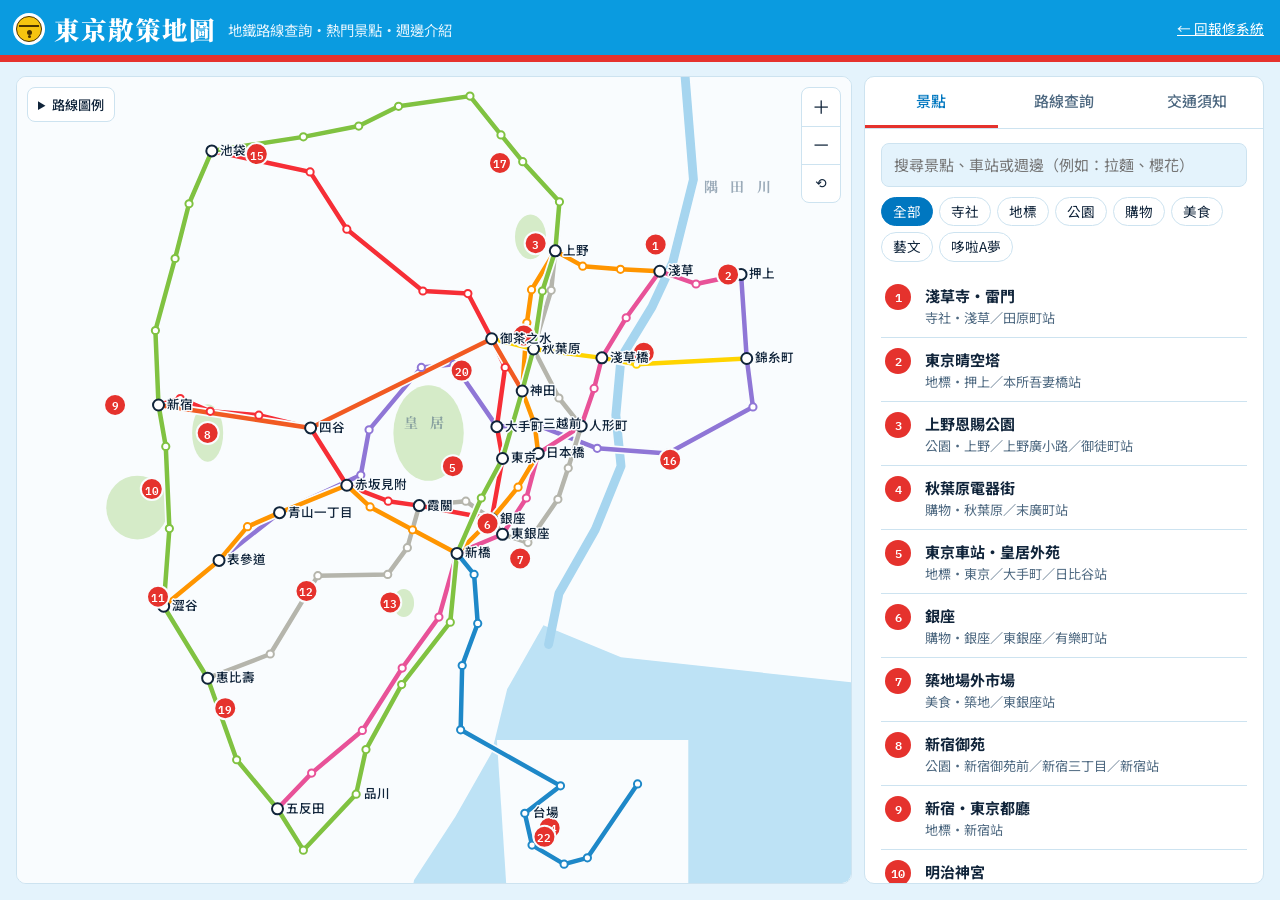
<file: tokyo-map/index.html>
<!doctype html>
<html lang="zh-Hant">
<head>
<meta charset="utf-8">
<meta name="viewport" content="width=device-width, initial-scale=1, viewport-fit=cover">
<title>東京散策地圖</title>
<link rel="icon" type="image/svg+xml" href="icon.svg">
<link rel="apple-touch-icon" href="icon-180.png">
<meta name="description" content="東京地鐵路線查詢、熱門景點與週邊介紹的互動地圖。">
<link rel="preconnect" href="https://fonts.googleapis.com">
<link rel="preconnect" href="https://fonts.gstatic.com" crossorigin>
<link rel="stylesheet" href="https://fonts.googleapis.com/css2?family=Noto+Sans+TC:wght@400;500;700&family=Noto+Serif+TC:wght@700;900&family=IBM+Plex+Mono:wght@500;600&display=swap">
<style>
/* Layout: 藍色頁首（紅項圈＋鈴鐺）下方，地圖佔主畫面，右側（手機為下方）分頁面板 */
/* Color: 哆啦A夢配色——天空藍、白、項圈紅、鈴鐺黃 */
:root {
  --bg: #e4f3fc;
  --land: #f9fcfe;
  --sea: #bde2f5;
  --park: #d5ebc8;
  --river: #a6d5ef;
  --ink: #10243a;
  --muted: #4d6880;
  --line: #cde3f0;
  --surface: #ffffff;
  --accent: #0077c0;
  --accent-soft: #dbeffb;
  --pin: #e5322d;
  --pin-fg: #ffffff;
  --dora: #0a9be0;
  --on-dora: #ffffff;
  --on-dora-soft: #e3f4fd;
  --collar: #e5322d;
  --bell: #f6c40f;
  --bell-ink: #4a3200;
  --font-display: "Noto Serif TC", "Songti TC", "PMingLiU", serif;
  --font-body: "Noto Sans TC", "PingFang TC", "Microsoft JhengHei", system-ui, sans-serif;
  --font-mono: "IBM Plex Mono", ui-monospace, "SFMono-Regular", Menlo, monospace;
  color-scheme: light;
}
@media (prefers-color-scheme: dark) {
  :root:not([data-theme="light"]) {
    --bg: #0b1a26; --land: #11222e; --sea: #0a2b3f; --park: #17301f; --river: #134461;
    --ink: #e6f2fa; --muted: #93acc0; --line: #22394a; --surface: #0f2030;
    --accent: #4cc0f5; --accent-soft: #15344a; --pin: #ff5a4f; --pin-fg: #ffffff;
    --dora: #0a6fa8; --on-dora: #ffffff; --on-dora-soft: #cfe9f8; --collar: #d42f2a; --bell: #f6c40f; --bell-ink: #4a3200;
    color-scheme: dark;
  }
}
:root[data-theme="dark"] {
  --bg: #0b1a26; --land: #11222e; --sea: #0a2b3f; --park: #17301f; --river: #134461;
  --ink: #e6f2fa; --muted: #93acc0; --line: #22394a; --surface: #0f2030;
  --accent: #4cc0f5; --accent-soft: #15344a; --pin: #ff5a4f; --pin-fg: #ffffff;
  --dora: #0a6fa8; --on-dora: #ffffff; --on-dora-soft: #cfe9f8; --collar: #d42f2a; --bell: #f6c40f; --bell-ink: #4a3200;
  color-scheme: dark;
}
* { box-sizing: border-box; }
html, body { height: 100%; }
:root { padding-top: env(safe-area-inset-top, 0px); padding-bottom: env(safe-area-inset-bottom, 0px); }
body {
  margin: 0; background: var(--bg); color: var(--ink);
  font: 15px/1.6 var(--font-body);
  display: flex; flex-direction: column;
}
button, input { font: inherit; color: inherit; }
button { cursor: pointer; }
:focus-visible { outline: 2px solid var(--accent); outline-offset: 2px; }

header.top {
  display: flex; align-items: baseline; gap: 12px; flex-wrap: wrap;
  padding-block: 14px 10px;
  padding-left: max(16px, env(safe-area-inset-left, 0px));
  padding-right: max(16px, env(safe-area-inset-right, 0px));
}
header.top h1 {
  margin: 0; font: 900 1.6rem/1.2 var(--font-display); letter-spacing: .04em;
}
header.top {
  background: var(--dora); color: var(--on-dora); border-bottom: 7px solid var(--collar);
  margin-bottom: 14px; align-items: center;
}
header.top p { margin: 0; color: var(--on-dora-soft); font-size: .9rem; }
header.top a.back { margin-left: auto; color: var(--on-dora); font-size: .85rem; }
.bell {
  position: relative; width: 26px; height: 26px; border-radius: 50%; flex: none; align-self: center;
  background: var(--bell); border: 1.5px solid var(--bell-ink);
  box-shadow: 0 0 0 3px var(--on-dora);
}
.bell::before { content: ""; position: absolute; left: 2px; right: 2px; top: 8px; height: 1.5px; background: var(--bell-ink); }
.bell::after { content: ""; position: absolute; left: 50%; top: 13px; width: 5px; height: 5px; margin-left: -2.5px; border-radius: 50%; background: var(--bell-ink); box-shadow: 0 4px 0 -1px var(--bell-ink); }

.app {
  flex: 1; min-height: 0;
  display: grid; grid-template-columns: minmax(0, 1fr) 400px; gap: 12px;
  padding-block: 0 16px;
  padding-left: max(16px, env(safe-area-inset-left, 0px));
  padding-right: max(16px, env(safe-area-inset-right, 0px));
}

/* ---------- 地圖 ---------- */
.mapwrap {
  position: relative; min-width: 0; min-height: 0;
  border: 1px solid var(--line); border-radius: 10px; overflow: hidden;
  background: var(--land);
}
#map { width: 100%; height: 100%; display: block; touch-action: none; user-select: none; cursor: grab; }
#map.dragging { cursor: grabbing; }
.sea { fill: var(--sea); }
.landpoly { fill: var(--land); }
.park { fill: var(--park); }
.river { fill: none; stroke: var(--river); stroke-linecap: round; stroke-linejoin: round; }
.casing { fill: none; stroke: var(--land); stroke-width: 8; stroke-linecap: round; stroke-linejoin: round; vector-effect: non-scaling-stroke; }
.ln { fill: none; stroke-width: 4.5; stroke-linecap: round; stroke-linejoin: round; vector-effect: non-scaling-stroke; transition: opacity .2s; }
.geo-label { fill: var(--muted); font-family: var(--font-display); font-weight: 700; opacity: .55; letter-spacing: .3em; pointer-events: none; }
.stn { cursor: pointer; }
.stn circle { fill: var(--surface); stroke-width: 2; vector-effect: non-scaling-stroke; }
.stn.x circle { stroke: var(--ink); }
.stn:hover circle, .stn.sel circle { fill: var(--accent); stroke: var(--accent); }
.lbl {
  fill: var(--ink); paint-order: stroke; stroke: var(--land); stroke-linejoin: round;
  font-family: var(--font-body); font-weight: 500; pointer-events: none;
}
.lbl.minor { fill: var(--muted); font-weight: 400; }
.spot { cursor: pointer; }
.spot circle { fill: var(--pin); stroke: var(--land); stroke-width: 2; vector-effect: non-scaling-stroke; }
.spot text { fill: var(--pin-fg); font: 600 11px var(--font-mono); text-anchor: middle; dominant-baseline: central; pointer-events: none; }
.spot.sel circle { fill: var(--bell); stroke: var(--bell-ink); }
.spot.sel text { fill: var(--bell-ink); }
.spot.dim { opacity: .25; }
svg.routing .ln, svg.routing .stn { opacity: .22; }
svg.routing .stn.on { opacity: 1; }
.route-ln { fill: none; stroke-width: 8; stroke-linecap: round; stroke-linejoin: round; vector-effect: non-scaling-stroke; }
.route-casing { fill: none; stroke: var(--ink); stroke-width: 12; stroke-linecap: round; stroke-linejoin: round; vector-effect: non-scaling-stroke; opacity: .85; }

.zoom {
  position: absolute; right: 10px; top: 10px; display: flex; flex-direction: column;
  border: 1px solid var(--line); border-radius: 8px; overflow: hidden; background: var(--surface);
}
.zoom button { width: 38px; height: 38px; border: 0; background: transparent; font-size: 1.15rem; }
.zoom button + button { border-top: 1px solid var(--line); }
.zoom button:hover { background: var(--accent-soft); }

details.legend {
  position: absolute; left: 10px; top: 10px; max-width: calc(100% - 70px);
  background: var(--surface); border: 1px solid var(--line); border-radius: 8px;
  font-size: .82rem;
}
details.legend summary { padding: 6px 10px; cursor: pointer; font-weight: 500; }
details.legend ul { list-style: none; margin: 0; padding: 0 10px 8px; display: grid; gap: 3px; }
details.legend li { display: flex; align-items: center; gap: 8px; }
details.legend i { width: 22px; height: 5px; border-radius: 3px; display: inline-block; flex: none; }

.stncard {
  position: absolute; left: 10px; right: 10px; bottom: 10px; max-width: 360px;
  background: var(--surface); border: 1px solid var(--line); border-radius: 10px;
  padding: 12px 14px; box-shadow: 0 6px 20px rgba(0,0,0,.12);
}
.stncard h3 { margin: 0 0 6px; font-size: 1.1rem; display: flex; align-items: center; gap: 8px; }
.stncard .x { margin-left: auto; border: 0; background: transparent; font-size: 1.2rem; color: var(--muted); padding: 0 4px; }
.stncard .row { display: flex; gap: 8px; margin-top: 10px; flex-wrap: wrap; }
.stncard .near { font-size: .85rem; color: var(--muted); margin-top: 6px; }

/* ---------- 站號徽章 ---------- */
.codes { display: inline-flex; gap: 4px; flex-wrap: wrap; vertical-align: middle; }
.code {
  font: 600 .72rem/1 var(--font-mono); padding: 3px 5px; border-radius: 5px;
  border: 2px solid; background: var(--surface); color: var(--ink); white-space: nowrap;
}

/* ---------- 面板 ---------- */
.panel {
  min-width: 0; min-height: 0; display: flex; flex-direction: column;
  background: var(--surface); border: 1px solid var(--line); border-radius: 10px; overflow: hidden;
}
.tabs { display: flex; border-bottom: 1px solid var(--line); flex: none; }
.tabs button {
  flex: 1; border: 0; background: transparent; padding: 12px 6px; font-weight: 500; color: var(--muted);
  border-bottom: 3px solid transparent;
}
.tabs button[aria-selected="true"] { color: var(--accent); border-bottom-color: var(--collar); }
.pane { flex: 1; overflow: auto; padding: 14px 16px 20px; }
.pane h2 { font: 700 1.2rem/1.35 var(--font-display); margin: 0 0 8px; text-wrap: balance; }
.pane h4 { margin: 18px 0 6px; font-size: .78rem; letter-spacing: .12em; color: var(--muted); font-weight: 500; }

.search { width: 100%; padding: 9px 12px; border: 1px solid var(--line); border-radius: 8px; background: var(--bg); }
.chips { display: flex; flex-wrap: wrap; gap: 6px; margin: 10px 0 12px; }
.chip {
  border: 1px solid var(--line); background: transparent; border-radius: 999px; padding: 3px 11px; font-size: .85rem;
}
.chip[aria-pressed="true"] { background: var(--accent); border-color: var(--accent); color: var(--surface); }

.spotlist { list-style: none; margin: 0; padding: 0; display: grid; }
.spotlist li + li { border-top: 1px solid var(--line); }
.spotlist button {
  width: 100%; text-align: left; border: 0; background: transparent; padding: 10px 4px;
  display: grid; grid-template-columns: 30px minmax(0, 1fr); gap: 10px; align-items: start;
}
.spotlist button:hover { background: var(--accent-soft); }
.num {
  width: 26px; height: 26px; border-radius: 50%; background: var(--pin); color: var(--pin-fg);
  font: 600 .78rem/26px var(--font-mono); text-align: center;
}
.spotlist b { display: block; font-weight: 700; }
.spotlist small { color: var(--muted); display: block; font-size: .82rem; line-height: 1.45; }
.empty { color: var(--muted); padding: 16px 0; }

.backbtn { display: block; border: 0; background: transparent; color: var(--accent); padding: 0; margin-bottom: 10px; font-size: .9rem; }
.cat { display: inline-block; font-size: .75rem; padding: 1px 8px; border-radius: 4px; background: var(--accent-soft); color: var(--accent); margin-bottom: 6px; }
.detail p { margin: 0; }
.stlist { list-style: none; margin: 0; padding: 0; display: grid; gap: 6px; }
.stlist li { display: flex; align-items: center; gap: 8px; flex-wrap: wrap; }
.stlist .nm { font-weight: 500; min-width: 4.5em; }
.near-list { margin: 0; padding: 0; list-style: none; display: grid; gap: 8px; }
.near-list b { font-weight: 500; }
.near-list span { color: var(--muted); font-size: .88rem; }
.access { margin: 0; padding-left: 1.3em; display: grid; gap: 4px; font-size: .92rem; }
.tip { margin-top: 16px; padding: 10px 12px; border-left: 3px solid var(--accent); background: var(--accent-soft); border-radius: 0 6px 6px 0; font-size: .9rem; }

.btn {
  border: 1px solid var(--accent); background: var(--accent); color: var(--surface);
  border-radius: 7px; padding: 6px 12px; font-size: .88rem; font-weight: 500;
}
.btn.ghost { background: transparent; color: var(--accent); }
.btn.sm { padding: 2px 8px; font-size: .8rem; }

/* ---------- 路線 ---------- */
.rform { display: grid; grid-template-columns: minmax(0, 1fr) auto; gap: 8px; align-items: end; }
.rform label { display: grid; gap: 3px; font-size: .8rem; color: var(--muted); }
.rform input { padding: 9px 11px; border: 1px solid var(--line); border-radius: 8px; background: var(--bg); width: 100%; }
.rform .fields { display: grid; gap: 8px; }
.rform .swap { height: 40px; width: 40px; border: 1px solid var(--line); border-radius: 8px; background: transparent; align-self: center; }
.ractions { display: flex; gap: 8px; margin-top: 10px; }
.err { color: #c0392b; margin-top: 10px; font-size: .9rem; }
.summary { display: flex; gap: 18px; margin: 16px 0 8px; padding-bottom: 12px; border-bottom: 1px solid var(--line); }
.summary div { display: grid; }
.summary strong { font: 600 1.4rem/1.2 var(--font-mono); font-variant-numeric: tabular-nums; }
.summary span { font-size: .78rem; color: var(--muted); }
.steps { list-style: none; margin: 0; padding: 0; }
.step { display: grid; grid-template-columns: 14px minmax(0, 1fr); gap: 12px; }
.step .bar { width: 6px; border-radius: 3px; margin: 6px 4px; }
.step .body { padding: 2px 0 14px; min-width: 0; }
.step .ln-name { font-weight: 700; }
.step .dir { color: var(--muted); font-size: .85rem; }
.step .stops { font-size: .85rem; color: var(--muted); margin-top: 4px; }
.step .from, .step .to { display: flex; gap: 6px; align-items: center; flex-wrap: wrap; font-weight: 500; }
.transfer { color: var(--muted); font-size: .85rem; padding: 0 0 12px 26px; }
.note { color: var(--muted); font-size: .8rem; margin-top: 12px; }

.info section + section { margin-top: 18px; }
.info h3 { font-size: 1rem; margin: 0 0 4px; }
.info p, .info ul { margin: 0; font-size: .92rem; }
.info ul { padding-left: 1.2em; }
.info li + li { margin-top: 3px; }
.lines-tbl { width: 100%; border-collapse: collapse; font-size: .88rem; }
.lines-tbl td { padding: 5px 4px; border-bottom: 1px solid var(--line); vertical-align: middle; }

@media (max-width: 860px) {
  body { height: auto; }
  html { height: auto; }
  .app { grid-template-columns: minmax(0, 1fr); }
  .mapwrap { height: 60vh; min-height: 360px; }
  .pane { overflow: visible; }
}
@media (prefers-reduced-motion: reduce) { * { transition: none !important; } }
</style>
</head>
<body>
<header class="top">
  <span class="bell" aria-hidden="true"></span>
  <h1>東京散策地圖</h1>
  <p>地鐵路線查詢・熱門景點・週邊介紹</p>
  <a class="back" href="../">← 回報修系統</a>
</header>

<div class="app">
  <section class="mapwrap" aria-label="東京地圖">
    <svg id="map" role="img" aria-label="東京都心路線與景點示意圖"></svg>
    <details class="legend" id="legend"><summary>路線圖例</summary><ul id="legendList"></ul></details>
    <div class="zoom">
      <button type="button" id="zin" aria-label="放大">＋</button>
      <button type="button" id="zout" aria-label="縮小">－</button>
      <button type="button" id="zreset" aria-label="重設視角" style="font-size:.85rem">⟲</button>
    </div>
    <div class="stncard" id="stncard" hidden></div>
  </section>

  <aside class="panel">
    <div class="tabs" role="tablist">
      <button type="button" role="tab" id="tab-spots" aria-selected="true" aria-controls="pane-spots">景點</button>
      <button type="button" role="tab" id="tab-route" aria-selected="false" aria-controls="pane-route">路線查詢</button>
      <button type="button" role="tab" id="tab-info" aria-selected="false" aria-controls="pane-info">交通須知</button>
    </div>

    <div class="pane" id="pane-spots" role="tabpanel" aria-labelledby="tab-spots">
      <div id="spotsList">
        <input class="search" id="q" type="search" placeholder="搜尋景點、車站或週邊（例如：拉麵、櫻花）">
        <div class="chips" id="cats"></div>
        <ul class="spotlist" id="spotlist"></ul>
      </div>
      <div class="detail" id="spotDetail" hidden></div>
    </div>

    <div class="pane" id="pane-route" role="tabpanel" aria-labelledby="tab-route" hidden>
      <h2>地鐵路線查詢</h2>
      <form id="rform" autocomplete="off">
        <div class="rform">
          <div class="fields">
            <label for="from">出發站<input id="from" list="stations" placeholder="例如：新宿"></label>
            <label for="to">抵達站<input id="to" list="stations" placeholder="例如：淺草"></label>
          </div>
          <button type="button" class="swap" id="swap" aria-label="交換出發與抵達">⇅</button>
        </div>
        <div class="ractions">
          <button class="btn" type="submit">查詢路線</button>
          <button class="btn ghost" type="button" id="rclear">清除</button>
        </div>
      </form>
      <datalist id="stations"></datalist>
      <div id="rout"></div>
    </div>

    <div class="pane info" id="pane-info" role="tabpanel" aria-labelledby="tab-info" hidden>
      <h2>交通須知</h2>
      <section>
        <h3>收錄路線</h3>
        <table class="lines-tbl" id="linesTbl"></table>
      </section>
      <section>
        <h3>車票與 IC 卡</h3>
        <ul>
          <li>Suica、PASMO 等 IC 卡可通用於 JR、東京 Metro、都營地鐵與百合海鷗號，進出站感應即可。</li>
          <li>「Tokyo Subway Ticket」有 24／48／72 小時版本，可無限次搭乘東京 Metro 與都營地鐵，但不含 JR 與百合海鷗號。</li>
          <li>JR 與地鐵屬不同公司，轉乘時通常需要出站再進站，IC 卡會自動計算票價。</li>
        </ul>
      </section>
      <section>
        <h3>搭車小提醒</h3>
        <ul>
          <li>營運時間大致為清晨 5 點至午夜，末班車依路線與車站不同，出發前請查詢。</li>
          <li>平日 7:30–9:30 為通勤尖峰，帶大件行李盡量避開。</li>
          <li>車站以「路線字母＋數字」編號（例如銀座線淺草站為 G19），不會讀日文站名時可對照編號。</li>
          <li>部分路線早上尖峰設有女性專用車廂，月台地面會標示位置。</li>
        </ul>
      </section>
      <section>
        <h3>關於本地圖</h3>
        <p>地圖為示意圖，車站位置依經緯度概略繪製，只收錄都心常用的 9 條路線。路線查詢的時間依距離估算，並加計每次轉乘約 5 分鐘，實際時刻請以各鐵路公司公告為準。</p>
      </section>
    </div>
  </aside>
</div>

<script>
'use strict';
/* ====================== 資料 ====================== */
const ST = {
  '東京':[35.6812,139.7671],'神田':[35.6918,139.7709],'秋葉原':[35.6984,139.7731],'御徒町':[35.7075,139.7748],
  '上野':[35.7138,139.7773],'鶯谷':[35.7215,139.7781],'日暮里':[35.7278,139.7710],'西日暮里':[35.7320,139.7668],
  '田端':[35.7381,139.7608],'駒込':[35.7365,139.7470],'巢鴨':[35.7334,139.7393],'大塚':[35.7317,139.7286],
  '池袋':[35.7295,139.7109],'目白':[35.7212,139.7065],'高田馬場':[35.7126,139.7038],'新大久保':[35.7013,139.7000],
  '新宿':[35.6896,139.7006],'代代木':[35.6831,139.7020],'原宿':[35.6702,139.7027],'澀谷':[35.6580,139.7016],
  '惠比壽':[35.6467,139.7101],'目黑':[35.6339,139.7157],'五反田':[35.6262,139.7236],'大崎':[35.6197,139.7286],
  '品川':[35.6285,139.7388],'高輪Gateway':[35.6355,139.7407],'田町':[35.6457,139.7476],'濱松町':[35.6555,139.7570],
  '新橋':[35.6663,139.7583],'有樂町':[35.6750,139.7630],
  '表參道':[35.6652,139.7123],'外苑前':[35.6705,139.7178],'青山一丁目':[35.6727,139.7240],'赤坂見附':[35.6770,139.7370],
  '溜池山王':[35.6736,139.7415],'虎之門':[35.6700,139.7497],'銀座':[35.6717,139.7650],'京橋':[35.6767,139.7701],
  '日本橋':[35.6820,139.7740],'三越前':[35.6866,139.7733],'末廣町':[35.7025,139.7718],'上野廣小路':[35.7077,139.7727],
  '稻荷町':[35.7114,139.7826],'田原町':[35.7109,139.7899],'淺草':[35.7106,139.7975],
  '新大塚':[35.7262,139.7299],'茗荷谷':[35.7172,139.7370],'後樂園':[35.7075,139.7517],'本鄉三丁目':[35.7071,139.7604],
  '御茶之水':[35.7000,139.7650],'淡路町':[35.6955,139.7676],'大手町':[35.6862,139.7660],'霞關':[35.6738,139.7510],
  '國會議事堂前':[35.6745,139.7450],'四谷':[35.6860,139.7300],'四谷三丁目':[35.6880,139.7200],'新宿御苑前':[35.6886,139.7106],
  '新宿三丁目':[35.6906,139.7048],
  '廣尾':[35.6505,139.7222],'六本木':[35.6628,139.7314],'神谷町':[35.6630,139.7449],'虎之門之丘':[35.6672,139.7487],
  '日比谷':[35.6745,139.7600],'東銀座':[35.6693,139.7671],'築地':[35.6680,139.7720],'八丁堀':[35.6748,139.7778],
  '茅場町':[35.6797,139.7798],'人形町':[35.6863,139.7823],'小傳馬町':[35.6907,139.7780],'仲御徒町':[35.7076,139.7765],
  '永田町':[35.6786,139.7397],'半藏門':[35.6857,139.7413],'九段下':[35.6955,139.7514],'神保町':[35.6960,139.7577],
  '水天宮前':[35.6828,139.7854],'清澄白河':[35.6820,139.7990],'住吉':[35.6893,139.8155],'錦糸町':[35.6969,139.8143],
  '押上':[35.7101,139.8132],
  '高輪台':[35.6318,139.7302],'泉岳寺':[35.6385,139.7400],'三田':[35.6483,139.7477],'大門':[35.6563,139.7548],
  '寶町':[35.6750,139.7717],'東日本橋':[35.6922,139.7848],'淺草橋':[35.6970,139.7863],'藏前':[35.7033,139.7910],
  '本所吾妻橋':[35.7086,139.8045],'兩國':[35.6960,139.7930],
  '汐留':[35.6630,139.7616],'竹芝':[35.6553,139.7623],'日之出':[35.6487,139.7593],'芝浦埠頭':[35.6386,139.7590],
  '台場海濱公園':[35.6298,139.7783],'台場':[35.6255,139.7714],'東京國際郵輪碼頭':[35.6205,139.7728],
  '電訊中心':[35.6175,139.7790],'青海':[35.6185,139.7835],'東京國際展示場':[35.6301,139.7932]
};

// far：位於地圖範圍外的郊外景點，只列在清單，不畫在地圖上
// num(i)：第 i 站的站號；dir[0]：往索引遞減方向，dir[1]：往索引遞增方向
const LINES = [
  { id:'Z', name:'東京 Metro 半藏門線', color:'#8F76D6', code:'Z', num:i=>i+1, dir:['往澀谷方面','往押上方面'],
    st:['澀谷','表參道','青山一丁目','永田町','半藏門','九段下','神保町','大手町','三越前','水天宮前','清澄白河','住吉','錦糸町','押上'] },
  { id:'A', name:'都營淺草線', color:'#E85298', code:'A', num:i=>i+5, dir:['往五反田・西馬込方面','往淺草・押上方面'],
    st:['五反田','高輪台','泉岳寺','三田','大門','新橋','東銀座','寶町','日本橋','人形町','東日本橋','淺草橋','藏前','淺草','本所吾妻橋','押上'] },
  { id:'H', name:'東京 Metro 日比谷線', color:'#B5B5AC', code:'H', num:i=>i+2, dir:['往惠比壽・中目黑方面','往上野・北千住方面'],
    st:['惠比壽','廣尾','六本木','神谷町','虎之門之丘','霞關','日比谷','銀座','東銀座','築地','八丁堀','茅場町','人形町','小傳馬町','秋葉原','仲御徒町','上野'] },
  { id:'M', name:'東京 Metro 丸之內線', color:'#F62E36', code:'M', num:i=>25-i, dir:['往池袋方面','往新宿・荻窪方面'],
    st:['池袋','新大塚','茗荷谷','後樂園','本鄉三丁目','御茶之水','淡路町','大手町','東京','銀座','霞關','國會議事堂前','赤坂見附','四谷','四谷三丁目','新宿御苑前','新宿三丁目','新宿'] },
  { id:'G', name:'東京 Metro 銀座線', color:'#FF9500', code:'G', num:i=>i+1, dir:['往澀谷方面','往淺草方面'],
    st:['澀谷','表參道','外苑前','青山一丁目','赤坂見附','溜池山王','虎之門','新橋','銀座','京橋','日本橋','三越前','神田','末廣町','上野廣小路','上野','稻荷町','田原町','淺草'] },
  { id:'JB', name:'JR 中央・總武線（各站停車）', color:'#FFD400', code:'JB', num:i=>i+18, dir:['往御茶之水・新宿方面','往錦糸町・千葉方面'],
    st:['御茶之水','秋葉原','淺草橋','兩國','錦糸町'] },
  { id:'JC', name:'JR 中央線快速', color:'#F15A22', code:'JC', num:i=>i+1, dir:['往東京方面','往新宿・高尾方面'],
    st:['東京','神田','御茶之水','四谷','新宿'] },
  { id:'JY', name:'JR 山手線', color:'#80C241', code:'JY', num:i=>i+1, loop:true, dir:['外回（順時針）','內回（逆時針）'],
    st:['東京','神田','秋葉原','御徒町','上野','鶯谷','日暮里','西日暮里','田端','駒込','巢鴨','大塚','池袋','目白','高田馬場','新大久保','新宿','代代木','原宿','澀谷','惠比壽','目黑','五反田','大崎','品川','高輪Gateway','田町','濱松町','新橋','有樂町'] },
  { id:'U', name:'百合海鷗號', color:'#1E88C8', code:'U', num:i=>i+1, dir:['往新橋方面','往台場・豐洲方面'],
    st:['新橋','汐留','竹芝','日之出','芝浦埠頭','台場海濱公園','台場','東京國際郵輪碼頭','電訊中心','青海','東京國際展示場'] }
];

const CATS = ['寺社','地標','公園','購物','美食','藝文','哆啦A夢'];
const SPOTS = [
  { n:'淺草寺・雷門', c:'寺社', p:[35.7148,139.7967], st:['淺草','田原町'],
    d:'東京最古老的寺院，相傳創建於西元 628 年。從掛著大紅燈籠的雷門走進仲見世通，兩側是販售人形燒、仙貝與紀念品的老店，盡頭是本堂與五重塔。',
    near:[['仲見世通','約 250 公尺的參道商店街，邊走邊吃人形燒與炸饅頭'],['隅田川步道','河岸可同時看到晴空塔與朝日啤酒大樓'],['淺草花屋敷','1853 年開業，日本歷史最悠久的遊樂園'],['合羽橋道具街','廚具與食品模型專門街，步行約 10 分鐘']],
    tip:'清晨或晚上人潮較少，入夜後本堂與五重塔會點燈。' },
  { n:'東京晴空塔', c:'地標', p:[35.7101,139.8107], st:['押上','本所吾妻橋'],
    d:'高 634 公尺，是世界最高的自立式電波塔。天望甲板位於 350 公尺、天望迴廊位於 450 公尺，天氣晴朗時能看到富士山。塔下的東京晴空街道有三百多間店舖。',
    near:[['東京晴空街道','購物、美食與伴手禮集中的商場'],['墨田水族館','位於晴空街道內，以企鵝與水母展示聞名'],['東京水岸街道','沿隅田川高架橋下的商店街，可步行往淺草']],
    tip:'建議事先網路購票，選日落前入場可一次看到白天、夕陽與夜景。' },
  { n:'上野恩賜公園', c:'公園', p:[35.7150,139.7735], st:['上野','上野廣小路','御徒町'],
    d:'日本最早的公園之一，園內集中了博物館、美術館與動物園。春天約有 800 棵櫻花盛開，是東京最熱門的賞櫻地點之一。',
    near:[['東京國立博物館','日本歷史最悠久的博物館，收藏大量國寶'],['上野動物園','日本第一座動物園，可看到大貓熊'],['阿美橫丁','車站旁的平價市場街，乾貨、零食與小吃'],['不忍池','夏季滿池蓮花，可租天鵝船']],
    tip:'多數博物館與動物園週一休館，出發前請先查詢。' },
  { n:'秋葉原電器街', c:'購物', p:[35.7005,139.7712], st:['秋葉原','末廣町'],
    d:'電器、動漫、遊戲與模型的集散地。中央通兩側是大型電器行與動漫專門店，假日午後中央通會實施步行者天國。',
    near:[['神田明神','步行約 10 分鐘，擁有千年以上歷史的神社'],['mAAch ecute 神田萬世橋','由舊萬世橋車站紅磚高架改建的商場'],['2k540 AKI-OKA ARTISAN','高架橋下的手作工藝店街']],
    tip:'免稅購物需出示護照；步行者天國實施與否依現場公告為準。' },
  { n:'東京車站・皇居外苑', c:'地標', p:[35.6800,139.7575], st:['東京','大手町','日比谷'],
    d:'東京車站丸之內站舍是 1914 年完工的紅磚建築，2012 年修復回創建時的樣貌。往西走過行幸通就是皇居外苑，可以看到二重橋與櫻田門。',
    near:[['皇居東御苑','江戶城本丸遺跡，免費參觀，有固定休園日'],['丸之內仲通','行道樹與精品店林立的散步道'],['KITTE 丸之內','屋頂花園可俯瞰東京車站'],['東京車站一番街','車站內的拉麵街與動漫角色商店街']],
    tip:'站舍入夜後點燈，KITTE 屋頂是拍攝車站全景的好位置。' },
  { n:'銀座', c:'購物', p:[35.6710,139.7642], st:['銀座','東銀座','有樂町'],
    d:'東京最具代表性的高級商業區，中央通兩側是百貨公司與國際品牌旗艦店。週末午後中央通實施步行者天國，可以在大馬路上散步。',
    near:[['GINZA SIX','銀座最大的商業設施，屋頂有庭園'],['歌舞伎座','東銀座站直達，可購買只看一幕的單幕席'],['和光本館鐘塔','銀座四丁目路口的地標建築'],['伊東屋','創業超過百年的文具老舖']],
    tip:'步行者天國的時段會依季節調整，以現場公告為準。' },
  { n:'築地場外市場', c:'美食', p:[35.6655,139.7705], st:['築地','東銀座'],
    d:'批發市場在 2018 年遷往豐洲後，場外市場仍保留約四百家店舖。早上可以吃到海鮮丼、玉子燒、生蠔與各式小吃。',
    near:[['築地本願寺','外觀仿古印度風格的佛寺'],['濱離宮恩賜庭園','江戶時代引海水入池的潮入式庭園'],['銀座','步行約 10 分鐘']],
    tip:'多數店家上午營業、下午就打烊，部分店家週日與週三公休，建議上午前往。' },
  { n:'新宿御苑', c:'公園', p:[35.6852,139.7101], st:['新宿御苑前','新宿三丁目','新宿'],
    d:'面積約 58 公頃，融合了日本庭園、英式風景庭園與法式整形庭園。園內禁止攜帶酒類與遊樂器材，環境安靜，是賞櫻與賞楓的熱門地點。',
    near:[['新宿三丁目','百貨公司與居酒屋集中的街區'],['伊勢丹新宿店','美食地下街很受歡迎'],['新宿高島屋','南口旁的大型百貨']],
    tip:'需購票入園，週一休園；櫻花季入口常大排長龍。' },
  { n:'新宿・東京都廳', c:'地標', p:[35.6896,139.6922], st:['新宿'],
    d:'新宿站是全世界每日乘降人數最多的車站。西口有摩天大樓群與東京都廳，45 樓展望室可免費入場；東口則是歌舞伎町與熱鬧的商店街。',
    near:[['回憶橫丁','西口旁的燒烤小巷，昭和氣氛濃厚'],['歌舞伎町','餐廳與娛樂設施集中的不夜城'],['新宿東口 3D 貓看板','東口廣場前的巨型立體廣告']],
    tip:'新宿站出口非常多，先確認目的地要走東口、西口還是南口。' },
  { n:'明治神宮', c:'寺社', p:[35.6764,139.6993], st:['原宿','代代木'],
    d:'1920 年創建，供奉明治天皇與昭憲皇太后。神宮被約十萬棵樹組成的人工森林包圍，走進鳥居後就能遠離城市喧囂。',
    near:[['竹下通','原宿的流行服飾與甜點街'],['表參道','櫸木行道樹與名建築師設計的旗艦店'],['代代木公園','週末常有市集與活動']],
    tip:'從原宿口走到本殿約 10 分鐘；開門時間隨日出日落調整。' },
  { n:'澀谷十字路口', c:'地標', p:[35.6595,139.7005], st:['澀谷'],
    d:'每次綠燈都有大批行人從四面八方同時穿越，是東京最具代表性的街景。周邊的高樓展望台與商業設施在近年陸續完工。',
    near:[['SHIBUYA SKY','澀谷 SCRAMBLE SQUARE 頂樓的露天展望台'],['忠犬八公像','車站前的經典集合地點'],['MIYASHITA PARK','屋頂公園結合商場與橫丁']],
    tip:'SHIBUYA SKY 的夕陽時段最熱門，建議提早網路預約。' },
  { n:'六本木之丘', c:'藝文', p:[35.6604,139.7292], st:['六本木'],
    d:'以森大樓為中心的複合設施，53 樓的森美術館以當代藝術展覽聞名，同棟有東京 City View 展望台。附近的國立新美術館與三得利美術館合稱「六本木藝術金三角」。',
    near:[['森美術館','以當代藝術為主，開館到晚上'],['國立新美術館','波浪玻璃外牆的大型展覽館'],['東京中城','綠地、設計展館與餐廳']],
    tip:'森美術館營業到晚上，適合安排在晚餐前後。' },
  { n:'東京鐵塔', c:'地標', p:[35.6586,139.7454], st:['神谷町','大門','濱松町'],
    d:'1958 年完工、高 333 公尺。主甲板位於 150 公尺、頂層甲板位於 250 公尺，橘白相間的塔身入夜點燈後非常醒目。',
    near:[['增上寺','德川家的菩提寺，與鐵塔同框是經典構圖'],['芝公園','可在草地上仰望鐵塔'],['濱松町・大門','站前有不少平價午餐店']],
    tip:'從增上寺三解脫門或芝公園一帶拍攝鐵塔最好看。' },
  { n:'台場', c:'地標', p:[35.6232,139.7762], st:['台場','台場海濱公園'],
    d:'東京灣上的人工島，可以眺望彩虹大橋與都心天際線。島上有購物中心、海濱公園與自由女神像複製品。',
    near:[['台場海濱公園','人工沙灘，傍晚可看彩虹大橋點燈'],['富士電視台總部大樓','球體展望室是台場地標'],['DiverCity Tokyo Plaza','門前有實物大的機器人立像'],['彩虹大橋','設有步道，可以走路過橋']],
    tip:'百合海鷗號坐最前排視野最好，從新橋到台場約 15 分鐘。' },
  { n:'池袋太陽城', c:'購物', p:[35.7290,139.7196], st:['池袋'],
    d:'結合購物中心、水族館、展望台與博物館的大型複合設施。池袋東口一帶有許多動漫周邊店，乙女路是女性向動漫商品的集中地。',
    near:[['陽光水族館','頂樓戶外區的「天空企鵝」最受歡迎'],['乙女路','女性向動漫與同人商品店'],['南池袋公園','大片草坪與咖啡館']],
    tip:'從池袋站東口步行約 10 分鐘，可走地下通道避開雨天。' },
  { n:'清澄白河', c:'美食', p:[35.6810,139.7995], st:['清澄白河'],
    d:'保留下町風情的住宅區，近年聚集許多自家烘焙咖啡館與小型藝廊。清澄庭園是明治時代的迴遊式庭園，池中的踏石很適合拍照。',
    near:[['清澄庭園','以全國名石與水池構成的庭園'],['東京都現代美術館','步行約 15 分鐘'],['深川江戶資料館','重現江戶時代的庶民街景']],
    tip:'咖啡館多在上午開門，可以安排早上散步。' },
  { n:'谷中銀座', c:'美食', p:[35.7276,139.7666], st:['日暮里','西日暮里'],
    d:'戰時較少受空襲波及的下町街區，保有木造老屋與寺院。約 170 公尺長的商店街有炸肉餅、和菓子與雜貨店，也被稱為「貓町」。',
    near:[['夕陽階梯','商店街入口的階梯，傍晚可看夕陽'],['谷中靈園','春天櫻花隧道很美'],['根津神社','春季杜鵑花祭聞名']],
    tip:'部分小店週一公休，傍晚前往可看到夕陽階梯的景色。' },
  { n:'兩國國技館', c:'藝文', p:[35.6978,139.7944], st:['兩國'],
    d:'大相撲東京場所的主場館，每年一月、五月與九月舉辦本場所。附近有許多相撲部屋和供應相撲火鍋的餐廳。',
    near:[['相撲博物館','國技館內，開放日可免費參觀'],['舊安田庭園','免費入園的池泉迴遊式庭園'],['相撲火鍋','站前多家餐廳供應 chanko 鍋']],
    tip:'本場所門票開賣後很快售完，非比賽期間也能來參觀博物館與周邊。' },
  { n:'惠比壽花園廣場', c:'美食', p:[35.6420,139.7135], st:['惠比壽'],
    d:'由啤酒工廠舊址改建的複合設施，有紅磚建築與歐式廣場。冬天展出巨型水晶吊燈，是熱門的聖誕燈飾景點。',
    near:[['東京都寫真美術館','日本第一座攝影專門美術館'],['惠比壽橫丁','車站旁的小吃居酒屋巷'],['代官山','步行約 15 分鐘的時尚小區']],
    tip:'從惠比壽站東口搭「惠比壽 Skywalk」電動步道約 5 分鐘。' },
  { n:'神保町古書街', c:'藝文', p:[35.6950,139.7592], st:['神保町','御茶之水','九段下'],
    d:'聚集上百間二手書店，從古籍、浮世繪到絕版漫畫都找得到。這一帶也是咖哩名店的激戰區，老派喫茶店很多。',
    near:[['咖哩名店','歐風咖哩與印度咖哩名店林立'],['老派喫茶店','昭和時期營業至今的咖啡館'],['東京復活大聖堂','御茶之水的拜占庭式教堂']],
    tip:'不少書店週日與國定假日休息，平日前往選擇最多。' },
  { n:'藤子・F・不二雄博物館', c:'哆啦A夢', p:[35.6083,139.5655], far:true, area:'神奈川縣川崎市', via:'新宿', st:['登戶（小田急線）','宿河原（JR 南武線）'],
    d:'展示《哆啦A夢》作者藤子・F・不二雄的原畫與創作歷程，館方收藏大量原畫並定期更換展出。館內有可愛的主題咖啡廳、漫畫閱覽區與小劇場，屋頂廣場能和任意門、恐龍嗶之助等經典場景合照。',
    access:['從本圖的新宿站搭小田急線（快速急行約 20 分鐘）到登戶站','在登戶站轉乘川崎市巴士的博物館直達巴士，約 9 分鐘','或搭 JR 南武線到宿河原站，步行約 16 分鐘'],
    near:[['登戶站哆啦A夢裝飾','小田急登戶站的月台與站內有哆啦A夢主題裝飾，搭車途中就能拍照'],['生田綠地','博物館旁的大型綠地，有日本民家園與岡本太郎美術館'],['博物館屋頂廣場','任意門、哆啦A夢與恐龍等作品場景的拍照區']],
    tip:'採預約制，需事先購買指定日期與入館時段的門票，現場不售票；每週二休館。' },
  { n:'哆啦A夢未來百貨公司', c:'哆啦A夢', p:[35.6218,139.7752], st:['台場','東京國際郵輪碼頭'],
    d:'位於台場 DiverCity Tokyo Plaza 2 樓的哆啦A夢官方旗艦店，販售大量周邊與店舖限定商品。店內還有以「秘密道具」為主題的互動區，可以體驗製作專屬的原創小物。',
    near:[['DiverCity Tokyo Plaza','購物中心，門前有實物大的機器人立像'],['台場海濱公園','人工沙灘與彩虹大橋景色'],['臨海線東京電訊站','距離最近的車站，步行約 3 分鐘（本圖未收錄臨海線）']],
    tip:'假日人潮多，平日上午前往比較好逛；營業時間依 DiverCity 公告為準。' }
];

/* ====================== 投影與工具 ====================== */
const K = 10000, LON0 = 139.685, LAT0 = 35.745, COS = Math.cos(35.68 * Math.PI / 180);
const P = ([lat, lon]) => [(lon - LON0) * K * COS, (LAT0 - lat) * K];
const NS = 'http://www.w3.org/2000/svg';
const $ = s => document.querySelector(s);
const esc = s => String(s).replace(/[&<>"]/g, c => ({'&':'&amp;','<':'&lt;','>':'&gt;','"':'&quot;'}[c]));
function el(tag, attrs, parent) {
  const e = document.createElementNS(NS, tag);
  for (const k in attrs) e.setAttribute(k, attrs[k]);
  if (parent) parent.appendChild(e);
  return e;
}
const pts = arr => arr.map(p => P(p).map(v => v.toFixed(1)).join(',')).join(' ');
const LINE = Object.fromEntries(LINES.map(l => [l.id, l]));
const linesAt = name => LINES.filter(l => l.st.includes(name));
const pad = n => String(n).padStart(2, '0');
const codeOf = (l, name) => l.code + pad(l.num(l.st.indexOf(name)));
const badges = name => '<span class="codes">' + linesAt(name).map(l =>
  `<span class="code" style="border-color:${l.color}" title="${esc(l.name)}">${codeOf(l, name)}</span>`).join('') + '</span>';
const kmBetween = (a, b) => {
  const dy = (ST[a][0] - ST[b][0]) * 110.57, dx = (ST[a][1] - ST[b][1]) * 111.32 * COS;
  return Math.hypot(dx, dy);
};

/* ====================== 繪製地圖 ====================== */
const svg = $('#map');
const gBase = el('g', {}, svg), gLines = el('g', {}, svg), gRoute = el('g', {}, svg),
      gStn = el('g', {}, svg), gSpot = el('g', {}, svg), gLbl = el('g', {}, svg);

el('rect', { x:-400, y:-400, width:2400, height:2400, class:'landpoly' }, gBase);
el('polygon', { class:'sea', points: pts([[35.655,139.775],[35.650,139.790],[35.646,139.835],[35.590,139.835],[35.590,139.744],[35.615,139.750],[35.625,139.758],[35.635,139.765],[35.645,139.768]]) }, gBase);
el('polygon', { class:'landpoly', points: pts([[35.637,139.766],[35.637,139.803],[35.612,139.803],[35.612,139.768]]) }, gBase);
el('polyline', { class:'river', 'stroke-width':14, points: pts([[35.745,139.802],[35.725,139.804],[35.712,139.800],[35.705,139.796],[35.697,139.790],[35.688,139.789],[35.680,139.790],[35.670,139.785],[35.660,139.778],[35.652,139.776]]) }, gBase);
[[[35.6852,139.7528],0.0075,0.0068],[[35.7160,139.7725],0.0035,0.0030],[[35.6735,139.6965],0.0050,0.0060],[[35.6852,139.7101],0.0045,0.0030],[[35.6585,139.7480],0.0022,0.0020]]
  .forEach(([c, rlat, rlon]) => { const [x, y] = P(c); el('ellipse', { class:'park', cx:x, cy:y, rx:rlon*K*COS, ry:rlat*K }, gBase); });
[['隅 田 川',[35.7230,139.8060],0],['東 京 灣',[35.6050,139.8150],0],['皇 居',[35.6860,139.7480],0]].forEach(([t, c]) => {
  const [x, y] = P(c); const tx = el('text', { x, y, class:'geo-label', 'font-size':22 }, gBase); tx.textContent = t;
});

LINES.forEach(l => {
  const list = l.loop ? [...l.st, l.st[0]] : l.st;
  const p = pts(list.map(n => ST[n]));
  el('polyline', { class:'casing', points:p }, gLines);
  el('polyline', { class:'ln', points:p, stroke:l.color, 'data-line':l.id }, gLines);
});

const stnEls = {}, lblEls = [], spotEls = [];
Object.keys(ST).forEach(name => {
  const ls = linesAt(name); if (!ls.length) return;
  const [x, y] = P(ST[name]);
  const big = ls.length > 1 || ['東京','新宿','澀谷','池袋','品川','上野','淺草','押上','台場'].includes(name);
  const g = el('g', { class:'stn' + (ls.length > 1 ? ' x' : ''), 'data-x':x, 'data-y':y, tabindex:0, role:'button', 'aria-label':name + '站' }, gStn);
  const c = el('circle', { r: ls.length > 1 ? 5.5 : 3.6 }, g);
  if (ls.length === 1) c.setAttribute('stroke', ls[0].color);
  g.addEventListener('click', () => { if (!moved) showStation(name); });
  g.addEventListener('keydown', e => { if (e.key === 'Enter' || e.key === ' ') { e.preventDefault(); showStation(name); } });
  stnEls[name] = g;
  const t = el('text', { class:'lbl' + (big ? '' : ' minor'), 'data-x':x, 'data-y':y }, gLbl);
  t.textContent = name; t.dataset.major = big ? '1' : '';
  lblEls.push(t);
});
SPOTS.forEach((s, i) => {
  if (s.far) { spotEls.push(null); return; }
  const [x, y] = P(s.p);
  const g = el('g', { class:'spot', 'data-x':x, 'data-y':y, tabindex:0, role:'button', 'aria-label':s.n }, gSpot);
  el('circle', { r:11 }, g);
  el('text', {}, g).textContent = i + 1;
  g.addEventListener('click', () => { if (!moved) openSpot(i); });
  g.addEventListener('keydown', e => { if (e.key === 'Enter' || e.key === ' ') { e.preventDefault(); openSpot(i); } });
  spotEls.push(g);
});

/* ====================== 縮放與平移 ====================== */
const all = [...Object.values(ST), ...SPOTS.filter(s => !s.far).map(s => s.p)].map(P);
const minX = Math.min(...all.map(p => p[0])) - 30, maxX = Math.max(...all.map(p => p[0])) + 30;
const minY = Math.min(...all.map(p => p[1])) - 30, maxY = Math.max(...all.map(p => p[1])) + 30;
let vb = { x:0, y:0, w:1, h:1 }, baseW = 1;
function fit() {
  const r = svg.getBoundingClientRect(), ar = (r.width || 1) / (r.height || 1);
  let w = maxX - minX, h = maxY - minY;
  if (w / h > ar) h = w / ar; else w = h * ar;
  vb = { x:(minX + maxX - w) / 2, y:(minY + maxY - h) / 2, w, h }; baseW = w; apply();
}
function apply() {
  svg.setAttribute('viewBox', `${vb.x} ${vb.y} ${vb.w} ${vb.h}`);
  const r = svg.getBoundingClientRect();
  const s = vb.w / (r.width || 1), zoom = baseW / vb.w;
  for (const g of [...Object.values(stnEls), ...spotEls.filter(Boolean)])
    g.setAttribute('transform', `translate(${g.dataset.x},${g.dataset.y}) scale(${s})`);
  const showMinor = zoom >= 1.9;
  for (const t of lblEls) {
    t.setAttribute('x', +t.dataset.x + 8 * s); t.setAttribute('y', +t.dataset.y + 4 * s);
    t.setAttribute('font-size', (t.dataset.major ? 12.5 : 11) * s);
    t.setAttribute('stroke-width', 3 * s);
    t.style.display = (t.dataset.major || showMinor) ? '' : 'none';
  }
}
function zoomAt(f, cx, cy) {
  const nw = Math.min(Math.max(vb.w / f, baseW / 8), baseW * 1.4), k = nw / vb.w;
  vb = { x: cx - (cx - vb.x) * k, y: cy - (cy - vb.y) * k, w: nw, h: vb.h * k }; apply();
}
function toUser(clientX, clientY) {
  const r = svg.getBoundingClientRect();
  return [vb.x + (clientX - r.left) / r.width * vb.w, vb.y + (clientY - r.top) / r.height * vb.h];
}
const center = () => [vb.x + vb.w / 2, vb.y + vb.h / 2];
$('#zin').onclick = () => zoomAt(1.5, ...center());
$('#zout').onclick = () => zoomAt(1 / 1.5, ...center());
$('#zreset').onclick = fit;
svg.addEventListener('wheel', e => { e.preventDefault(); zoomAt(e.deltaY < 0 ? 1.2 : 1 / 1.2, ...toUser(e.clientX, e.clientY)); }, { passive:false });

const ptrs = new Map(); let moved = false, start = null, pinch = null;
svg.addEventListener('pointerdown', e => {
  ptrs.set(e.pointerId, [e.clientX, e.clientY]); moved = false;
  if (ptrs.size === 1) start = { x:e.clientX, y:e.clientY, vb:{ ...vb } };
  if (ptrs.size === 2) { const [a, b] = [...ptrs.values()]; pinch = Math.hypot(a[0] - b[0], a[1] - b[1]); }
});
svg.addEventListener('pointermove', e => {
  if (!ptrs.has(e.pointerId)) return;
  ptrs.set(e.pointerId, [e.clientX, e.clientY]);
  if (ptrs.size === 2 && pinch) {
    const [a, b] = [...ptrs.values()], d = Math.hypot(a[0] - b[0], a[1] - b[1]);
    zoomAt(d / pinch, ...toUser((a[0] + b[0]) / 2, (a[1] + b[1]) / 2)); pinch = d; moved = true; return;
  }
  if (ptrs.size === 1 && start) {
    const dx = e.clientX - start.x, dy = e.clientY - start.y;
    if (!moved && Math.hypot(dx, dy) < 5) return;
    if (!moved) { moved = true; svg.setPointerCapture(e.pointerId); svg.classList.add('dragging'); }
    const r = svg.getBoundingClientRect();
    vb.x = start.vb.x - dx / r.width * vb.w; vb.y = start.vb.y - dy / r.height * vb.h; apply();
  }
});
const endPtr = e => {
  ptrs.delete(e.pointerId); svg.classList.remove('dragging');
  if (ptrs.size < 2) pinch = null;
  if (ptrs.size === 0) { start = null; setTimeout(() => { moved = false; }, 0); }
};
svg.addEventListener('pointerup', endPtr); svg.addEventListener('pointercancel', endPtr);
function focusOn(pt, zoom) {
  const [x, y] = P(pt), w = baseW / zoom, k = w / vb.w;
  if (vb.w > w) { vb.w = w; vb.h *= k; }
  vb.x = x - vb.w / 2; vb.y = y - vb.h / 2; apply();
}

/* ====================== 車站卡片 ====================== */
const card = $('#stncard');
let selStn = null;
function showStation(name) {
  if (selStn) stnEls[selStn]?.classList.remove('sel');
  selStn = name; stnEls[name].classList.add('sel');
  const near = SPOTS.map((s, i) => [s, i]).filter(([s]) => s.st.includes(name));
  card.innerHTML = `<h3>${esc(name)} ${badges(name)}<button class="x" type="button" aria-label="關閉">×</button></h3>
    <div class="near">${linesAt(name).map(l => esc(l.name)).join('、')}</div>
    ${near.length ? `<div class="near">附近景點：${near.map(([s, i]) => `<a href="#" data-spot="${i}">${esc(s.n)}</a>`).join('、')}</div>` : ''}
    <div class="row"><button class="btn sm" type="button" data-set="from">設為出發站</button><button class="btn sm ghost" type="button" data-set="to">設為抵達站</button></div>`;
  card.hidden = false;
}
card.addEventListener('click', e => {
  const t = e.target;
  if (t.closest('.x')) { card.hidden = true; stnEls[selStn]?.classList.remove('sel'); selStn = null; return; }
  if (t.dataset.spot) { e.preventDefault(); openSpot(+t.dataset.spot); return; }
  if (t.dataset.set) {
    $('#' + t.dataset.set).value = selStn; showTab('route');
    if ($('#from').value && $('#to').value) runRoute();
  }
});

/* ====================== 分頁 ====================== */
const TABS = ['spots', 'route', 'info'];
function showTab(id) {
  if (id === 'route' && lastRoute) drawRoute(lastRoute); else if (id !== 'route') clearRoute();
  TABS.forEach(t => {
    $('#tab-' + t).setAttribute('aria-selected', t === id);
    $('#pane-' + t).hidden = t !== id;
  });
}
TABS.forEach(t => $('#tab-' + t).addEventListener('click', () => showTab(t)));

/* ====================== 景點清單 ====================== */
let cat = '全部';
$('#cats').innerHTML = ['全部', ...CATS].map(c => `<button type="button" class="chip" aria-pressed="${c === cat}">${c}</button>`).join('');
$('#cats').addEventListener('click', e => {
  const b = e.target.closest('.chip'); if (!b) return;
  cat = b.textContent;
  $('#cats').querySelectorAll('.chip').forEach(x => x.setAttribute('aria-pressed', x === b));
  renderList();
});
$('#q').addEventListener('input', renderList);
function renderList() {
  const q = $('#q').value.trim();
  const hits = SPOTS.map((s, i) => [s, i]).filter(([s]) =>
    (cat === '全部' || s.c === cat) &&
    (!q || [s.n, s.d, s.c, s.tip, ...s.st, ...s.near.flat()].join(' ').includes(q)));
  const ids = new Set(hits.map(h => h[1]));
  spotEls.forEach((g, i) => g?.classList.toggle('dim', !ids.has(i)));
  $('#spotlist').innerHTML = hits.length ? hits.map(([s, i]) => `<li><button type="button" data-i="${i}">
      <span class="num">${i + 1}</span>
      <span><b>${esc(s.n)}</b><small>${esc(s.c)}・${s.far ? `郊外・${esc(s.area)}` : s.st.map(esc).join('／') + '站'}</small></span></button></li>`).join('')
    : '<li class="empty">找不到符合的景點，試試其他關鍵字或分類。</li>';
}
$('#spotlist').addEventListener('click', e => { const b = e.target.closest('button[data-i]'); if (b) openSpot(+b.dataset.i); });

let selSpot = -1;
function openSpot(i) {
  const s = SPOTS[i];
  spotEls.forEach((g, j) => g?.classList.toggle('sel', j === i));
  selSpot = i;
  showTab('spots');
  $('#spotsList').hidden = true;
  const d = $('#spotDetail'); d.hidden = false;
  d.innerHTML = `<button type="button" class="backbtn" id="back">← 返回景點列表</button>
    <div class="cat">${esc(s.c)}</div>
    <h2>${i + 1}. ${esc(s.n)}</h2>
    <p>${esc(s.d)}</p>
    ${s.far ? `<h4>交通方式（地圖範圍外，位於${esc(s.area)}）</h4>
    <ol class="access">${s.access.map(a => `<li>${esc(a)}</li>`).join('')}</ol>
    <div class="ractions"><button type="button" class="btn sm ghost" data-to="${esc(s.via)}">規劃到${esc(s.via)}（轉乘起點）</button></div>` : `<h4>最近車站</h4>
    <ul class="stlist">${s.st.map(n => `<li><span class="nm">${esc(n)}</span>${badges(n)}
      <button type="button" class="btn sm ghost" data-to="${esc(n)}">規劃到這裡</button></li>`).join('')}</ul>`}
    <h4>週邊推薦</h4>
    <ul class="near-list">${s.near.map(([a, b]) => `<li><b>${esc(a)}</b><br><span>${esc(b)}</span></li>`).join('')}</ul>
    <div class="tip"><strong>小提示：</strong>${esc(s.tip)}</div>`;
  $('#pane-spots').scrollTop = 0;
  if (!s.far) focusOn(s.p, 2.6);
}
$('#spotDetail').addEventListener('click', e => {
  if (e.target.id === 'back') {
    $('#spotDetail').hidden = true; $('#spotsList').hidden = false;
    spotEls.forEach(g => g?.classList.remove('sel')); selSpot = -1; return;
  }
  const to = e.target.dataset.to;
  if (to) { $('#to').value = to; showTab('route'); if ($('#from').value) runRoute(); else $('#from').focus(); }
});

/* ====================== 路線查詢（Dijkstra） ====================== */
const TRANSFER_MIN = 5;
const graph = new Map();
const addEdge = (a, b, w) => { if (!graph.has(a)) graph.set(a, []); graph.get(a).push([b, w]); };
LINES.forEach(l => {
  const n = l.st.length, segs = l.loop ? n : n - 1;
  for (let i = 0; i < segs; i++) {
    const a = l.st[i], b = l.st[(i + 1) % n], w = kmBetween(a, b) / 0.55 + 0.6;
    addEdge(`${a}|${l.id}`, `${b}|${l.id}`, w); addEdge(`${b}|${l.id}`, `${a}|${l.id}`, w);
  }
});
Object.keys(ST).forEach(name => {
  const ls = linesAt(name);
  ls.forEach(x => ls.forEach(y => { if (x !== y) addEdge(`${name}|${x.id}`, `${name}|${y.id}`, TRANSFER_MIN); }));
});

function findRoute(from, to) {
  const dist = new Map(), prev = new Map(), done = new Set(), q = [];
  linesAt(from).forEach(l => { const k = `${from}|${l.id}`; dist.set(k, 0); q.push(k); });
  let end = null;
  while (q.length) {
    q.sort((a, b) => dist.get(a) - dist.get(b));
    const u = q.shift(); if (done.has(u)) continue; done.add(u);
    if (u.split('|')[0] === to) { end = u; break; }
    for (const [v, w] of graph.get(u) || []) {
      const nd = dist.get(u) + w;
      if (nd < (dist.has(v) ? dist.get(v) : Infinity)) { dist.set(v, nd); prev.set(v, u); q.push(v); }
    }
  }
  if (!end) return null;
  const path = []; for (let k = end; k; k = prev.get(k)) path.unshift(k.split('|'));
  const segs = [];
  for (const [st, ln] of path) {
    const last = segs[segs.length - 1];
    if (last && last.line === ln) { if (last.st[last.st.length - 1] !== st) last.st.push(st); }
    else segs.push({ line: ln, st: [st] });
  }
  return { min: dist.get(end), segs: segs.filter(s => s.st.length > 1) };
}

function dirOf(l, a, b) {
  const n = l.st.length, i = l.st.indexOf(a), j = l.st.indexOf(b);
  const fwd = l.loop ? j === (i + 1) % n : j > i;
  return l.dir[fwd ? 1 : 0];
}

function clearRoute() {
  gRoute.innerHTML = ''; svg.classList.remove('routing');
  Object.values(stnEls).forEach(g => g.classList.remove('on'));
}
function drawRoute(segs) {
  clearRoute(); svg.classList.add('routing');
  segs.forEach(s => {
    const p = pts(s.st.map(n => ST[n]));
    el('polyline', { class:'route-casing', points:p }, gRoute);
    el('polyline', { class:'route-ln', points:p, stroke:LINE[s.line].color }, gRoute);
    s.st.forEach(n => stnEls[n].classList.add('on'));
  });
}

let lastRoute = null;
const known = n => Object.prototype.hasOwnProperty.call(ST, n) && linesAt(n).length;
function runRoute() {
  const from = $('#from').value.trim().replace(/站$/, ''), to = $('#to').value.trim().replace(/站$/, '');
  const out = $('#rout');
  if (!known(from) || !known(to)) {
    out.innerHTML = `<p class="err">${!known(from) ? `找不到出發站「${esc(from || '（空白）')}」` : `找不到抵達站「${esc(to || '（空白）')}」`}，請從下拉選單選擇本圖收錄的車站。</p>`;
    lastRoute = null; clearRoute(); return;
  }
  if (from === to) { out.innerHTML = '<p class="err">出發站與抵達站相同，請重新選擇。</p>'; clearRoute(); return; }
  const r = findRoute(from, to);
  if (!r) { out.innerHTML = '<p class="err">找不到可行路線。</p>'; clearRoute(); return; }
  const stops = r.segs.reduce((a, s) => a + s.st.length - 1, 0);
  let html = `<div class="summary">
      <div><strong>約 ${Math.round(r.min)}</strong><span>分鐘（估算）</span></div>
      <div><strong>${r.segs.length - 1}</strong><span>次轉乘</span></div>
      <div><strong>${stops}</strong><span>站</span></div></div><ol class="steps">`;
  r.segs.forEach((s, k) => {
    const l = LINE[s.line], a = s.st[0], b = s.st[s.st.length - 1];
    const mid = s.st.slice(1, -1);
    html += `<li class="step"><div class="bar" style="background:${l.color}"></div><div class="body">
      <div class="from">${esc(a)} ${badges(a)}</div>
      <div class="ln-name">${esc(l.name)}</div>
      <div class="dir">${esc(dirOf(l, a, s.st[1]))}・搭 ${s.st.length - 1} 站</div>
      ${mid.length ? `<div class="stops">途經：${mid.map(esc).join('、')}</div>` : ''}
      <div class="to">${esc(b)} ${badges(b)}</div></div></li>`;
    if (k < r.segs.length - 1) html += `<li class="transfer">在 ${esc(b)} 站轉乘（約 ${TRANSFER_MIN} 分鐘）</li>`;
  });
  html += '</ol><p class="note">時間為依距離估算的參考值，實際以各鐵路公司時刻為準。JR 與地鐵間轉乘通常需出站。</p>';
  out.innerHTML = html;
  lastRoute = r.segs; drawRoute(r.segs);
}
$('#rform').addEventListener('submit', e => { e.preventDefault(); runRoute(); });
$('#swap').addEventListener('click', () => { const f = $('#from'), t = $('#to'); [f.value, t.value] = [t.value, f.value]; if (f.value && t.value) runRoute(); });
$('#rclear').addEventListener('click', () => { $('#from').value = ''; $('#to').value = ''; $('#rout').innerHTML = ''; lastRoute = null; clearRoute(); });
$('#stations').innerHTML = Object.keys(ST).filter(known).sort((a, b) => a.localeCompare(b, 'zh-Hant'))
  .map(n => `<option value="${esc(n)}">${linesAt(n).map(l => codeOf(l, n)).join(' ')}</option>`).join('');

/* ====================== 圖例 ====================== */
$('#legendList').innerHTML = LINES.map(l => `<li><i style="background:${l.color}"></i>${esc(l.name)}</li>`).join('') +
  `<li><span class="num" style="width:18px;height:18px;line-height:18px;font-size:.65rem">1</span>熱門景點</li>`;
$('#linesTbl').innerHTML = LINES.map(l => `<tr><td><span class="code" style="border-color:${l.color}">${l.code}</span></td>
  <td>${esc(l.name)}</td><td style="color:var(--muted)">${esc(l.st[0])}–${esc(l.st[l.st.length - 1])}</td></tr>`).join('');

/* ====================== 啟動 ====================== */
renderList();
fit();
new ResizeObserver(() => { const z = baseW / vb.w, c = center(); fit(); if (z > 1.01) { zoomAt(z, ...c); vb.x = c[0] - vb.w / 2; vb.y = c[1] - vb.h / 2; apply(); } }).observe(svg);
$('#from').value = '新宿'; $('#to').value = '淺草';
runRoute();
clearRoute();
</script>
</body>
</html>
</file>
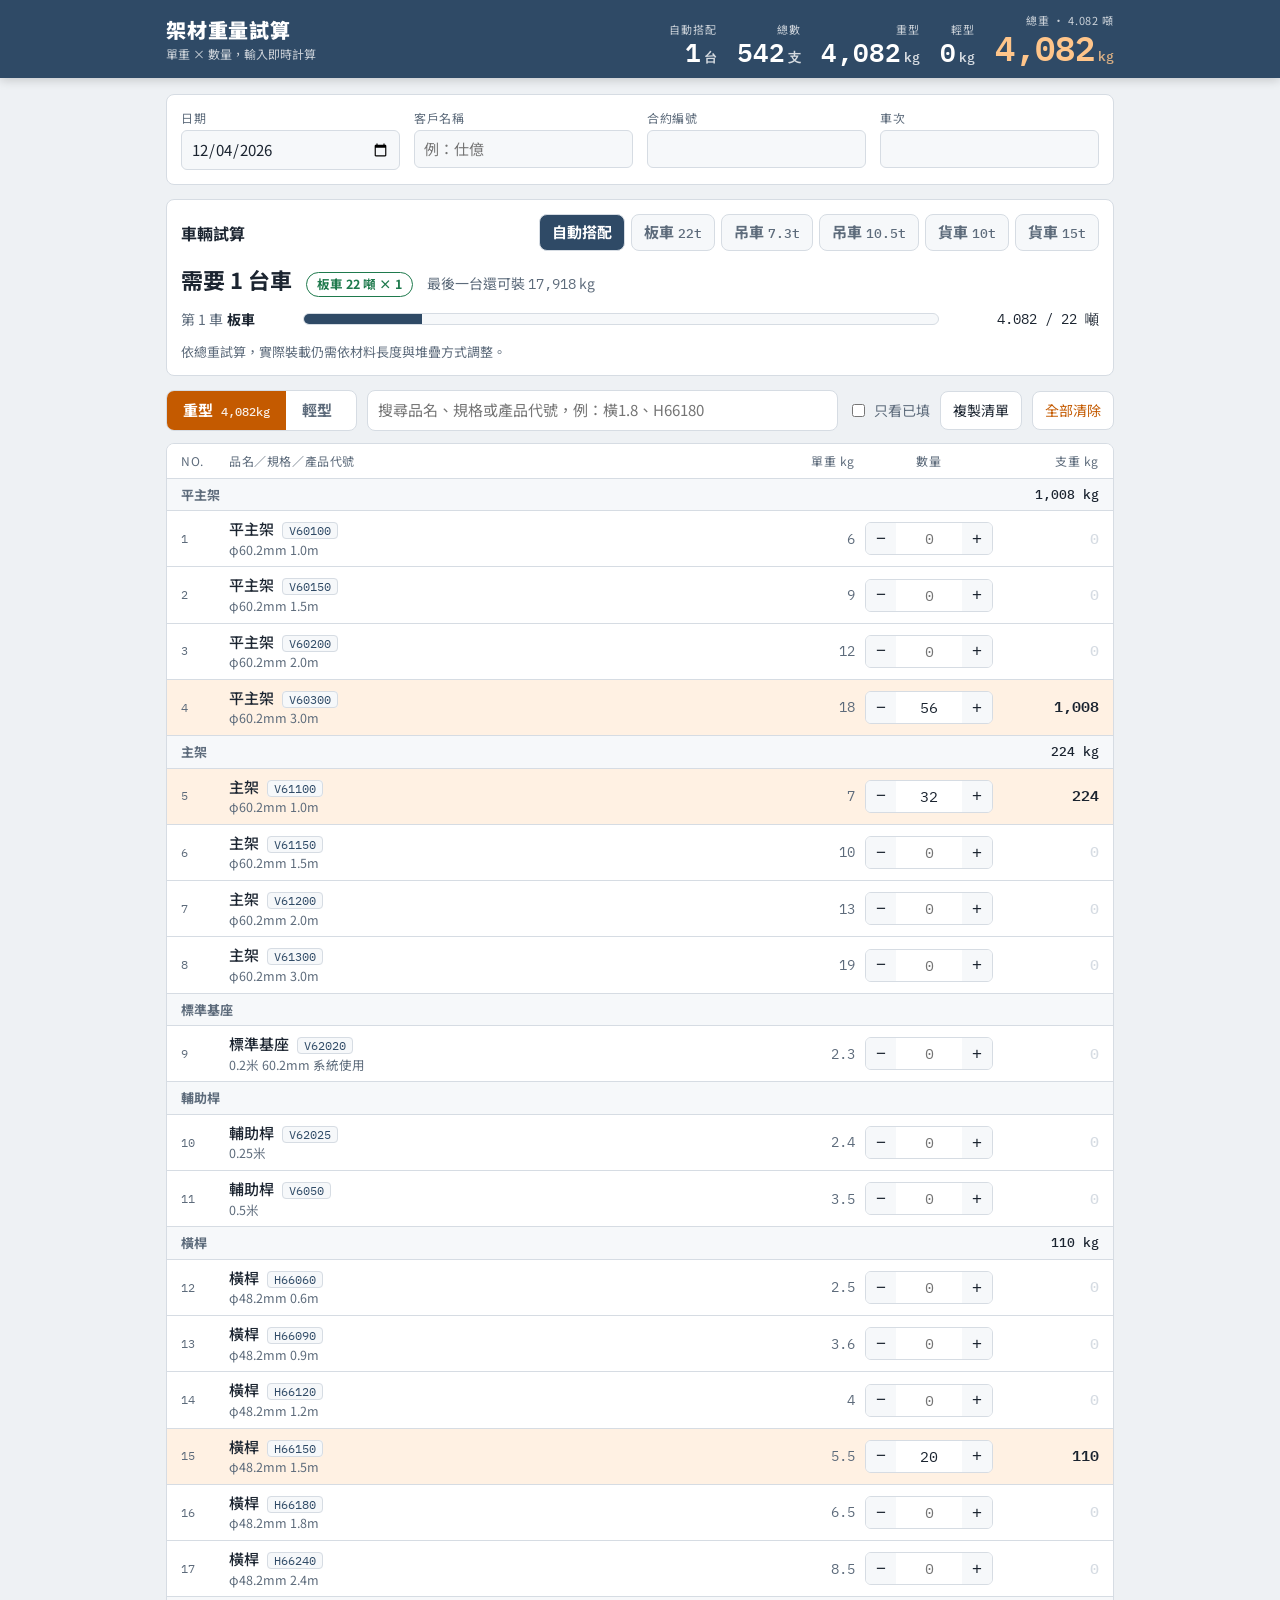
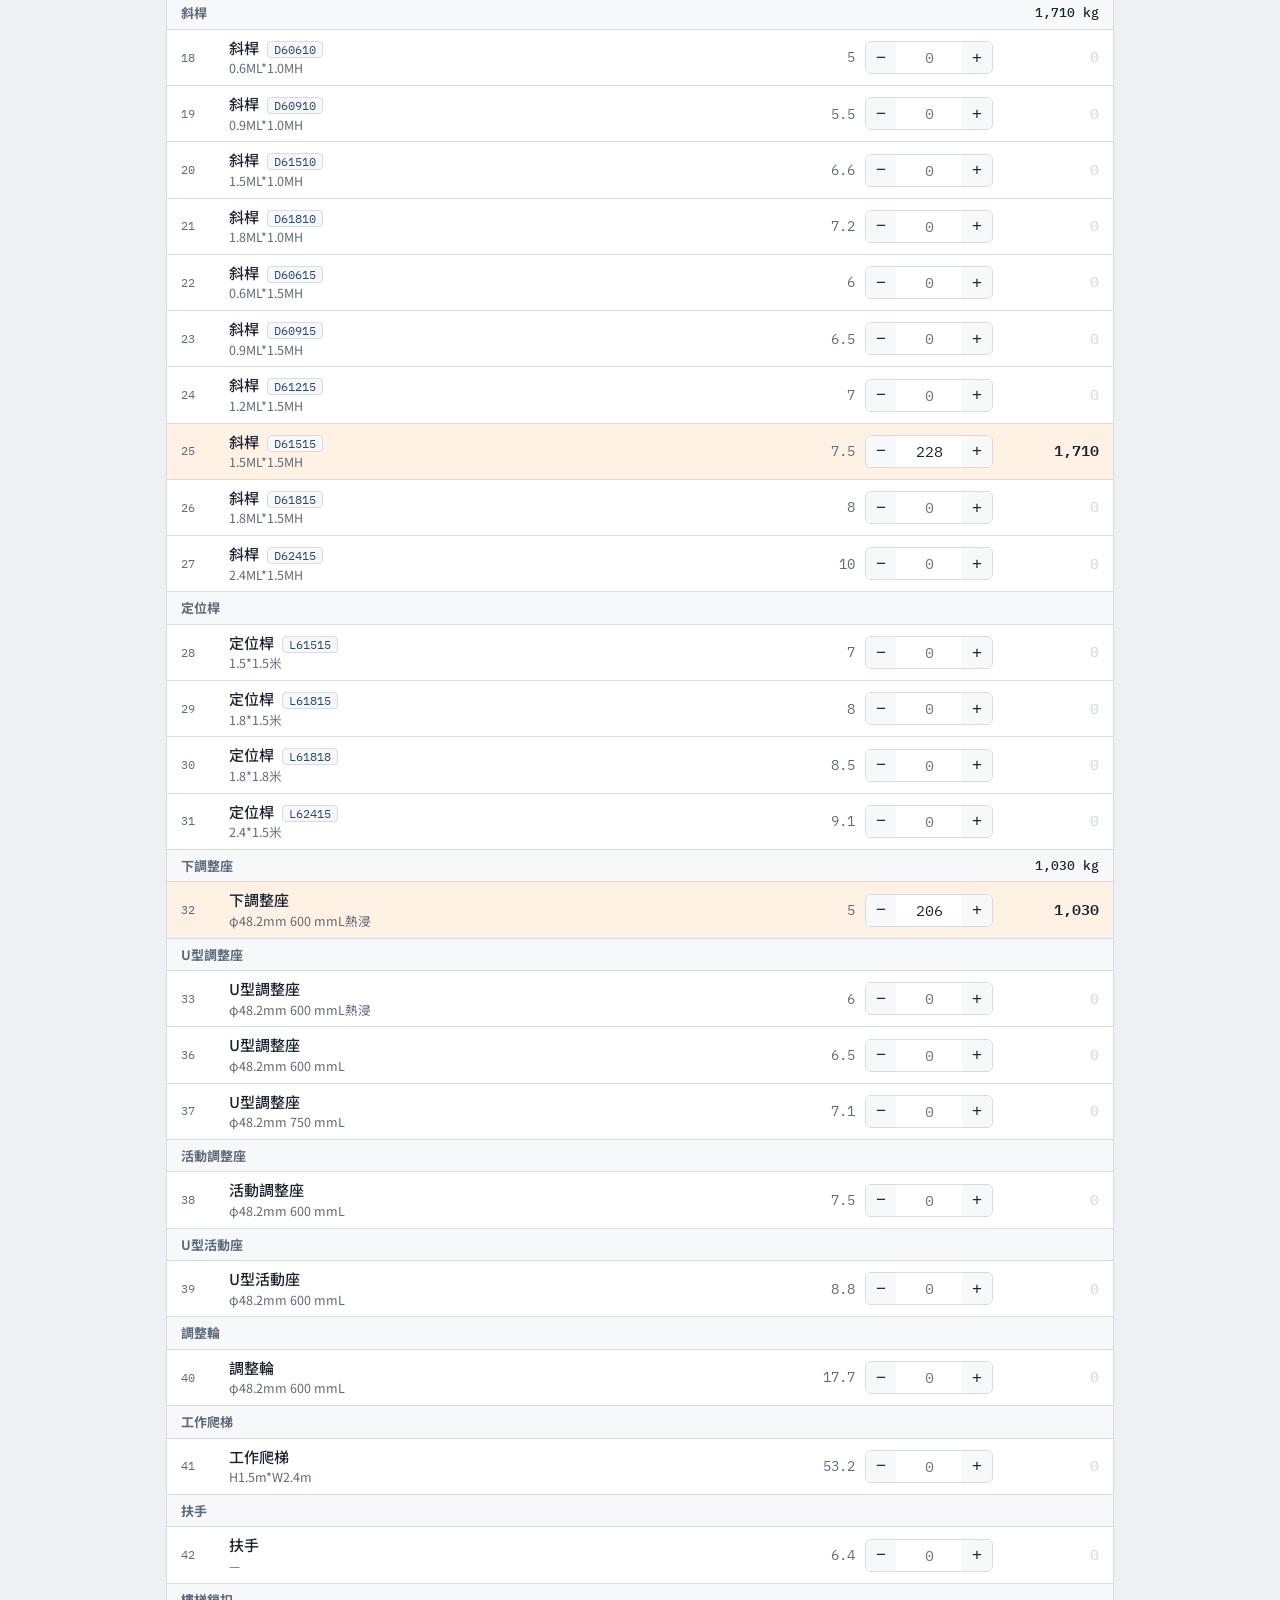
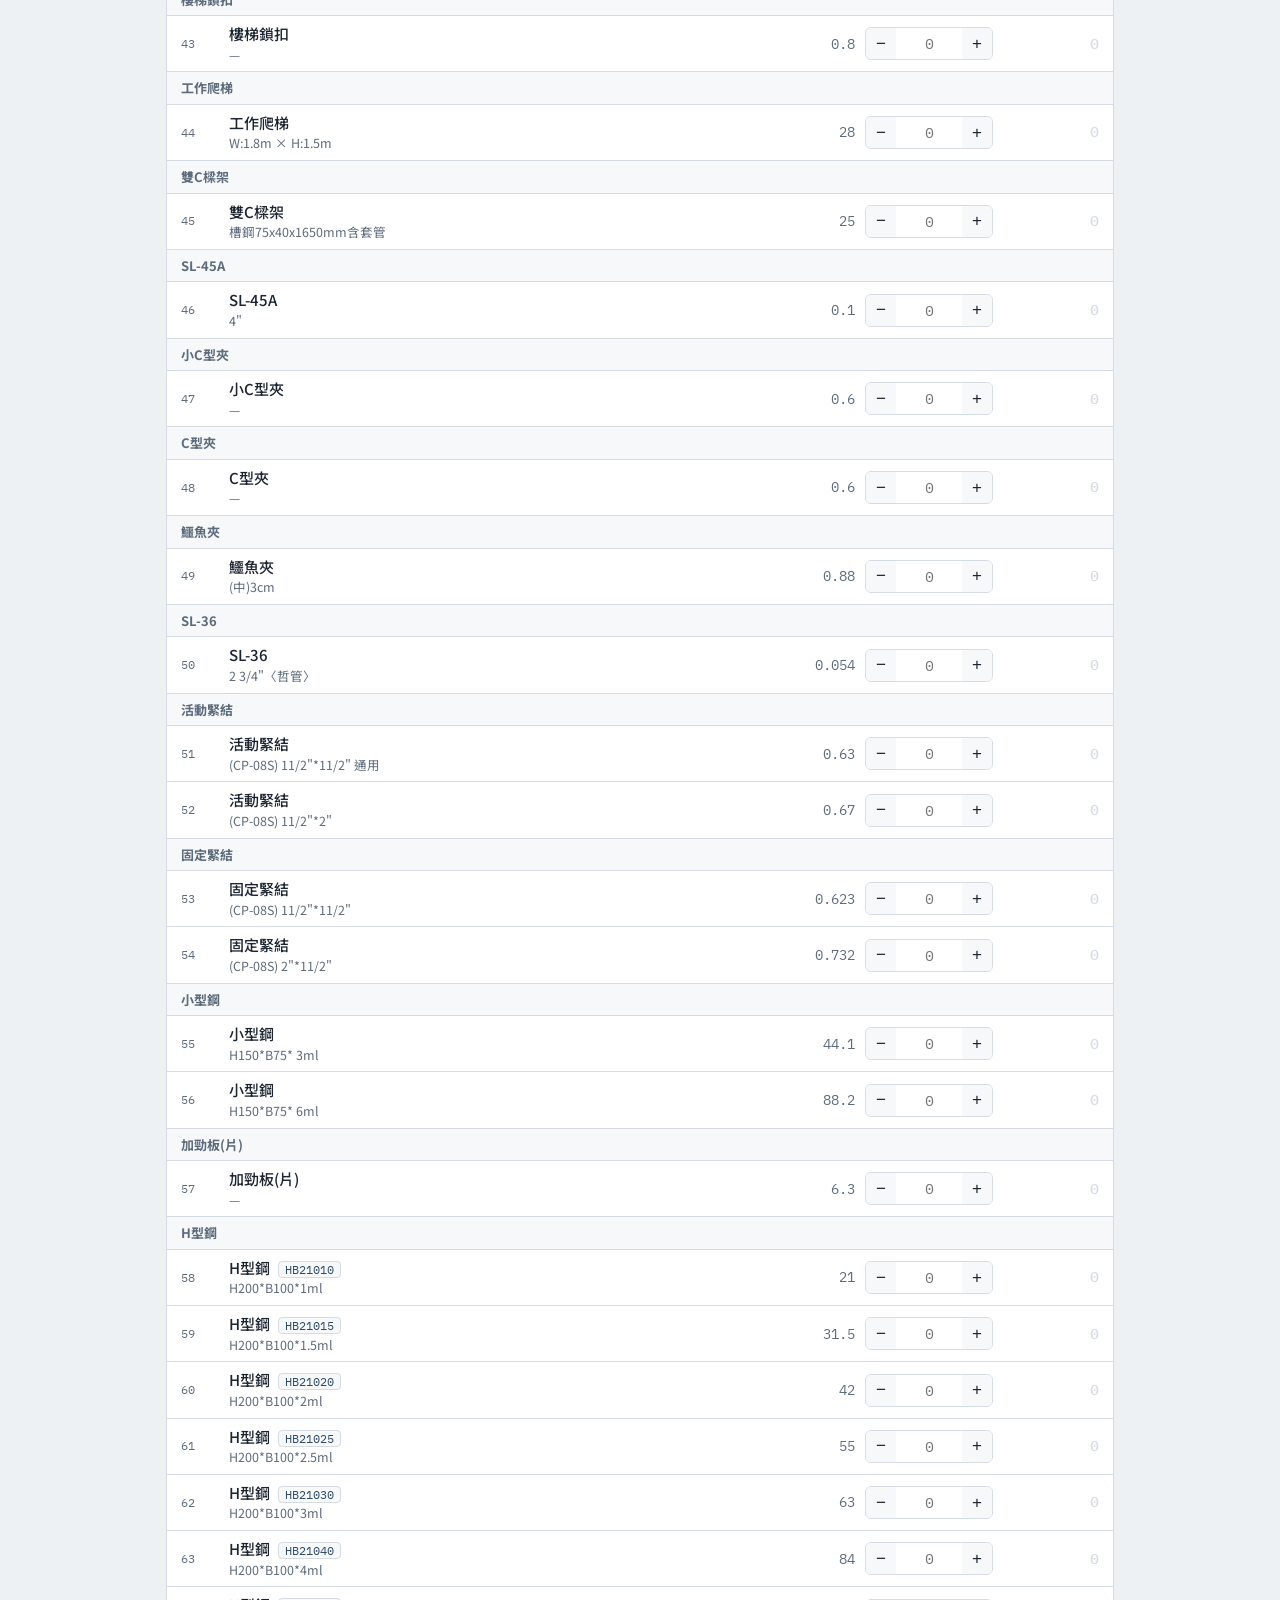
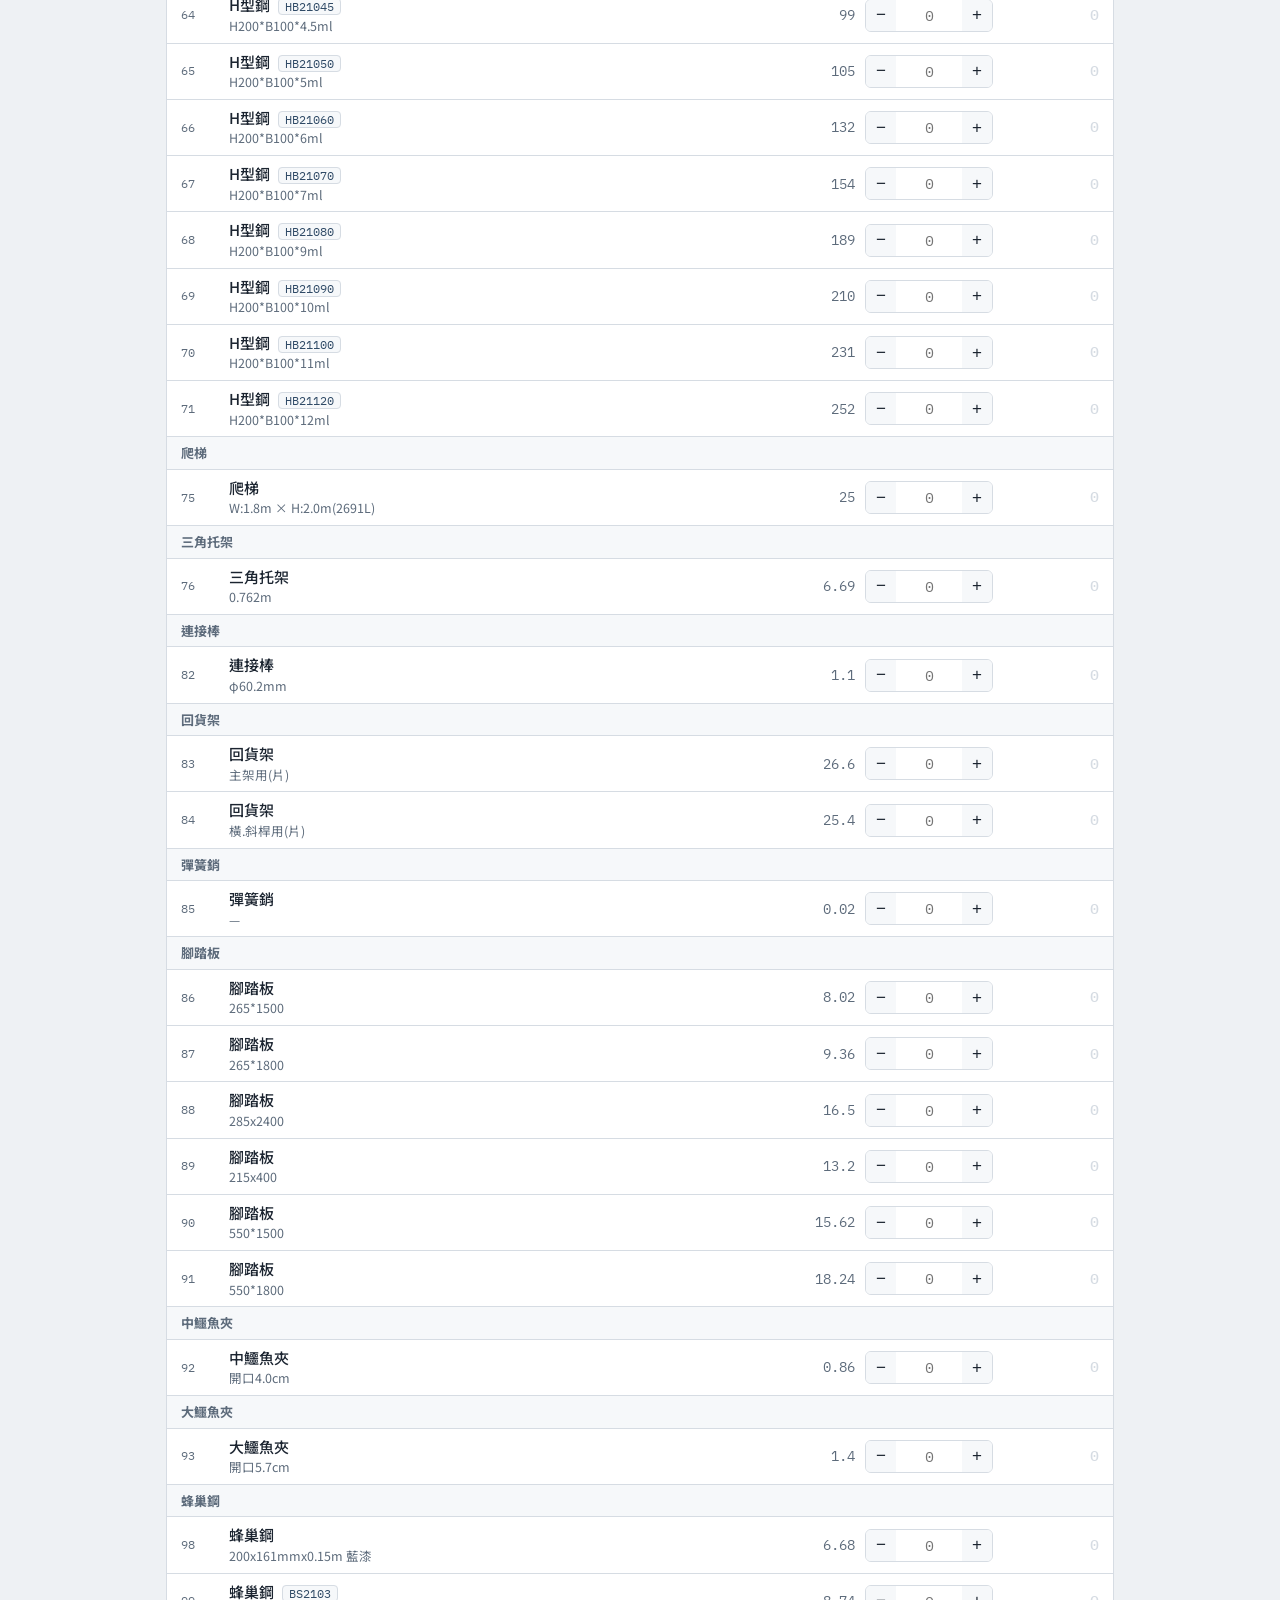
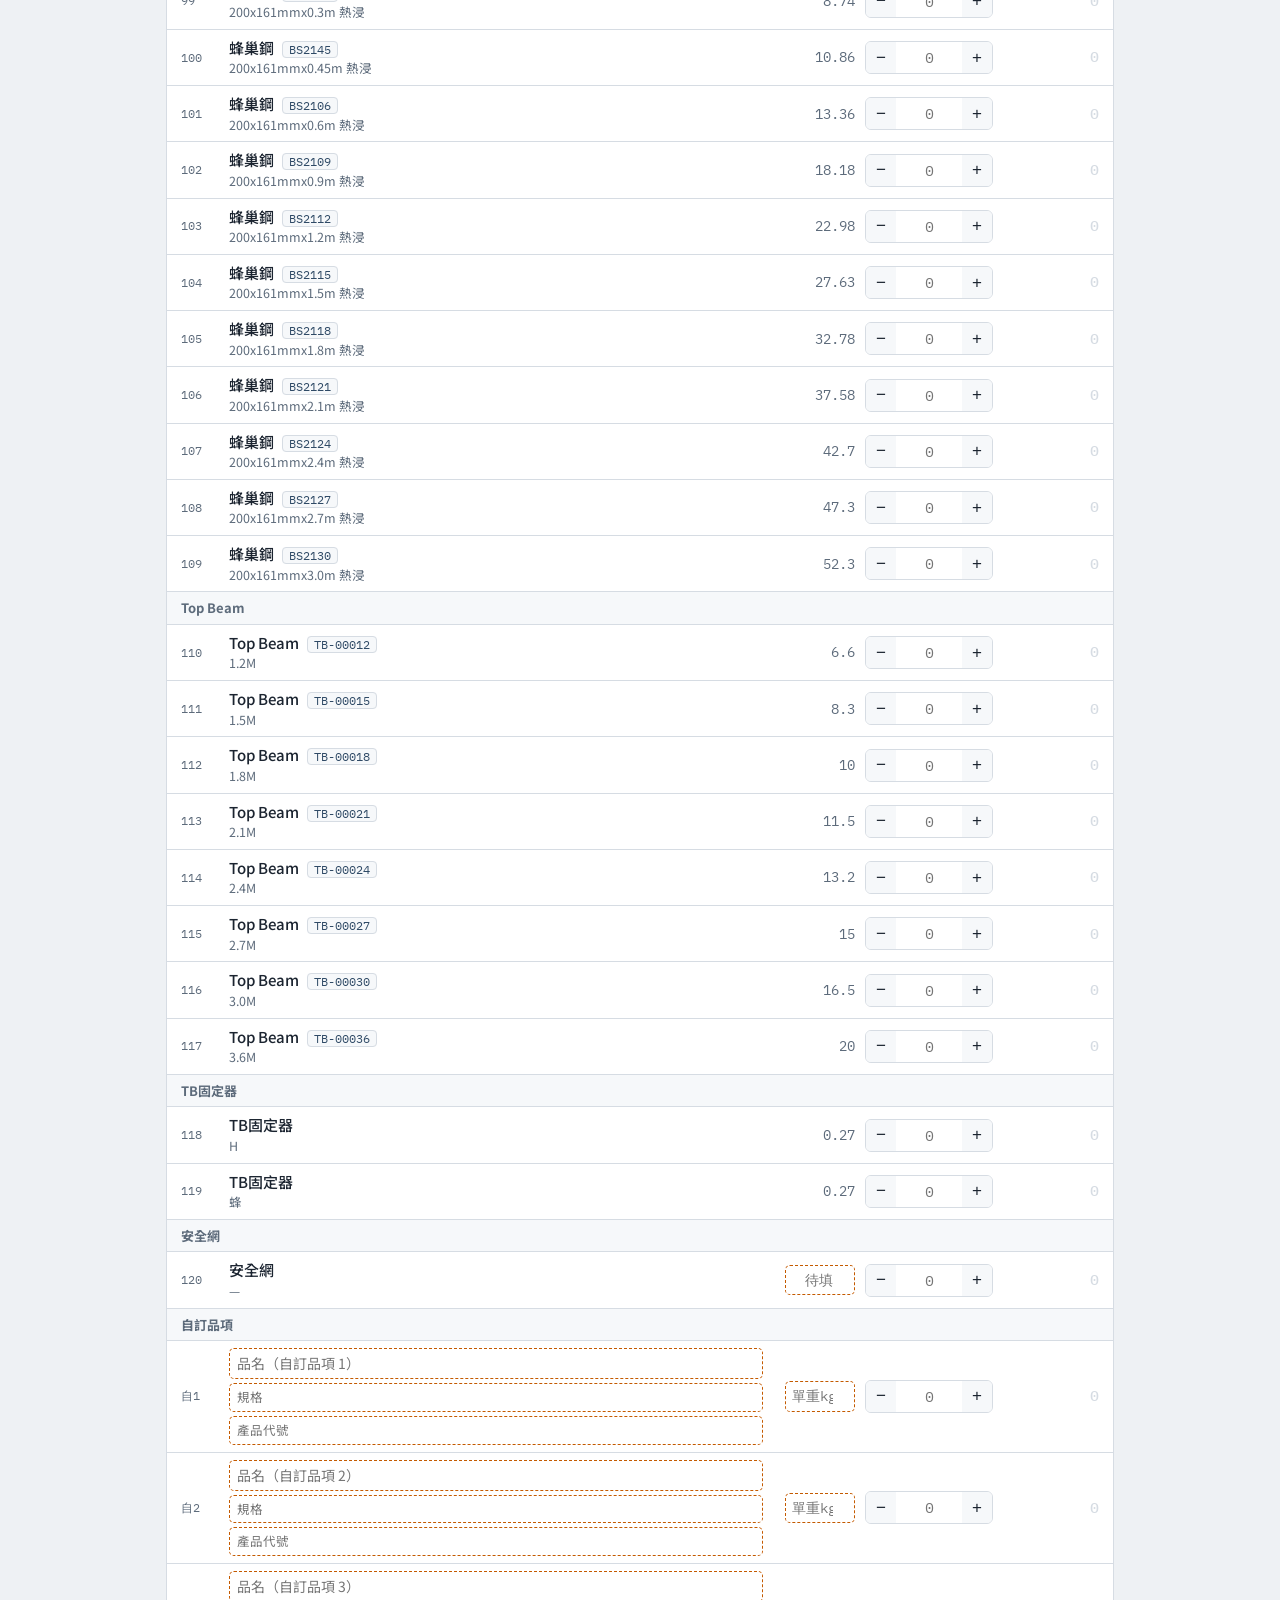
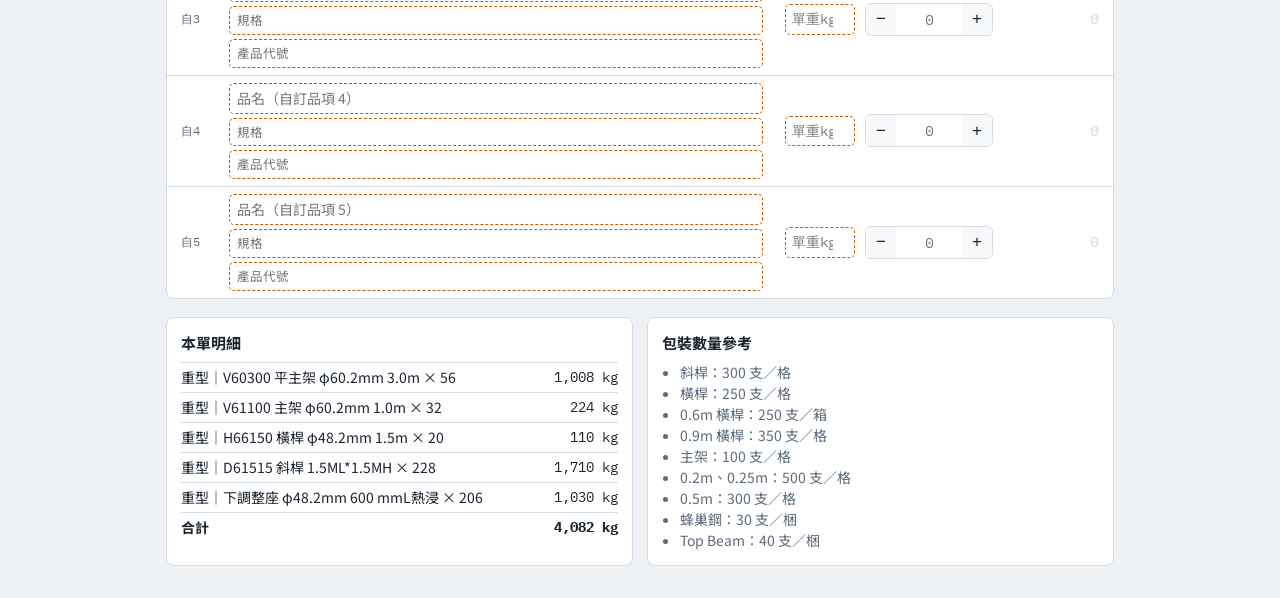
<file: weight-calculator/index.html>
<!doctype html>
<html lang="zh-Hant">
<head>
<meta charset="utf-8">
<meta name="viewport" content="width=device-width, initial-scale=1, viewport-fit=cover">
<title>架材重量試算</title>
<link rel="icon" type="image/svg+xml" href="icon.svg">
<link rel="apple-touch-icon" href="icon-180.png">
<meta name="apple-mobile-web-app-title" content="重量試算">
<meta name="description" content="架材單重 × 數量即時計算總重與所需車數。">
<link rel="preconnect" href="https://fonts.googleapis.com">
<link rel="preconnect" href="https://fonts.gstatic.com" crossorigin>
<link rel="stylesheet" href="https://fonts.googleapis.com/css2?family=Noto+Sans+TC:wght@400;500;700;900&family=IBM+Plex+Mono:wght@500;600&display=swap">
<style>body{margin:0}</style>
<style>
/* Layout: sticky load-ticket header with live total, then a grouped parts list (重型 / 輕型 tabs) */
:root{
  --bg:#eef1f4; --surface:#ffffff; --surface-2:#f6f8fa; --line:#d6dce3;
  --fg:#1b2430; --muted:#5d6b7b; --accent:#c45a00; --accent-soft:#fff1e3;
  --steel:#2f4a66; --steel-fg:#ffffff; --ok:#1f7a4d;
  --font-body:"Noto Sans TC","Microsoft JhengHei","PingFang TC",system-ui,sans-serif;
  --font-num:"IBM Plex Mono",ui-monospace,Consolas,monospace;
}
@media (prefers-color-scheme:dark){:root:not([data-theme="light"]){
  --bg:#12171d; --surface:#1a2129; --surface-2:#202933; --line:#2e3946;
  --fg:#e6ebf0; --muted:#94a2b3; --accent:#ff9a3d; --accent-soft:#3a2614;
  --steel:#24384e; --steel-fg:#eef3f8; --ok:#5cc792; color-scheme:dark}}
:root[data-theme="dark"]{
  --bg:#12171d; --surface:#1a2129; --surface-2:#202933; --line:#2e3946;
  --fg:#e6ebf0; --muted:#94a2b3; --accent:#ff9a3d; --accent-soft:#3a2614;
  --steel:#24384e; --steel-fg:#eef3f8; --ok:#5cc792; color-scheme:dark}
*{box-sizing:border-box}
[hidden]{display:none!important}
body{background:var(--bg);color:var(--fg);font-family:var(--font-body);font-size:15px;line-height:1.5}
body::before{content:"";position:fixed;inset:0 0 auto;height:env(safe-area-inset-top,0px);z-index:30;background:var(--steel)}
.num{font-family:var(--font-num);font-variant-numeric:tabular-nums}
.wrap{max-width:980px;margin:0 auto;padding-left:max(16px,env(safe-area-inset-left,0px));padding-right:max(16px,env(safe-area-inset-right,0px))}

/* header */
.top{position:sticky;top:env(safe-area-inset-top,0px);z-index:20;background:var(--steel);color:var(--steel-fg);box-shadow:0 2px 10px rgba(0,0,0,.18)}
.top .wrap{padding-block:12px;display:flex;flex-wrap:wrap;align-items:center;gap:12px 24px}
.brand{display:flex;flex-direction:column;min-width:0;flex:1 1 200px}
.brand h1{margin:0;font-size:20px;font-weight:900;letter-spacing:.04em}
.brand span{font-size:12px;opacity:.75}
.totals{display:flex;gap:20px;align-items:flex-end;flex-wrap:wrap}
.tot{display:flex;flex-direction:column;align-items:flex-end}
.tot small{font-size:11px;letter-spacing:.08em;opacity:.75}
.tot b{font-family:var(--font-num);font-size:26px;line-height:1.1;font-weight:600}
.tot.big b{font-size:34px;color:#ffc58a}
.tot b i{font-style:normal;font-size:13px;margin-left:3px;opacity:.8}

/* ticket fields */
.ticket{margin-top:16px;background:var(--surface);border:1px solid var(--line);border-radius:8px;padding:14px;display:grid;grid-template-columns:repeat(auto-fit,minmax(150px,1fr));gap:10px 14px}
.field{display:flex;flex-direction:column;gap:3px;min-width:0}
.field label{font-size:12px;color:var(--muted);letter-spacing:.05em}
.field input,.field select{font:inherit;padding:7px 9px;border:1px solid var(--line);border-radius:6px;background:var(--surface-2);color:var(--fg);min-width:0;width:100%}

/* controls */
.bar{margin-top:14px;display:flex;flex-wrap:wrap;gap:10px;align-items:center}
.tabs{display:inline-flex;border:1px solid var(--line);border-radius:8px;overflow:hidden;background:var(--surface)}
.tabs button{font:inherit;font-weight:700;border:0;background:transparent;color:var(--muted);padding:8px 16px;cursor:pointer;display:flex;gap:8px;align-items:baseline}
.tabs button[aria-selected="true"]{background:var(--accent);color:#fff}
.tabs button .num{font-size:12px;font-weight:500;opacity:.9}
.search{flex:1 1 180px;min-width:0;font:inherit;padding:8px 10px;border:1px solid var(--line);border-radius:8px;background:var(--surface);color:var(--fg)}
.chk{display:flex;gap:6px;align-items:center;font-size:14px;color:var(--muted);cursor:pointer;user-select:none}
.btn{font:inherit;font-size:14px;padding:8px 12px;border-radius:8px;border:1px solid var(--line);background:var(--surface);color:var(--fg);cursor:pointer}
.btn:hover{border-color:var(--accent)}
.btn.warn{color:var(--accent)}
button:focus-visible,input:focus-visible,select:focus-visible{outline:2px solid var(--accent);outline-offset:1px}

/* list */
.list{margin-top:12px;background:var(--surface);border:1px solid var(--line);border-radius:8px;overflow:hidden}
.grp{padding:6px 14px;background:var(--surface-2);border-top:1px solid var(--line);font-weight:700;font-size:13px;color:var(--muted);display:flex;justify-content:space-between;gap:10px}
.grp:first-child{border-top:0}
.grp .num{color:var(--fg);font-weight:500}
.row{display:grid;grid-template-columns:38px minmax(0,1fr) 82px 128px 96px;gap:10px;align-items:center;padding:7px 14px;border-top:1px solid var(--line)}
.row.on{background:var(--accent-soft)}
.no{font-family:var(--font-num);font-size:12px;color:var(--muted)}
.name{min-width:0}
.name b{font-weight:500}
.name span{display:block;font-size:12.5px;color:var(--muted);overflow-wrap:anywhere}
.name .pcode{margin-left:8px;font-family:var(--font-num);font-size:12px;padding:0 6px;border-radius:4px;background:var(--surface-2);border:1px solid var(--line);color:var(--steel);white-space:nowrap}
:root[data-theme="dark"] .name .pcode{color:var(--muted)}
@media (prefers-color-scheme:dark){:root:not([data-theme="light"]) .name .pcode{color:var(--muted)}}
.name.edit{display:flex;flex-direction:column;gap:4px}
.name.edit input{font:inherit;font-size:14px;padding:4px 7px;border:1px dashed var(--accent);border-radius:5px;background:var(--surface);color:var(--fg);width:100%;min-width:0}
.name.edit input.spec{font-size:12.5px}
.unit{text-align:right;font-family:var(--font-num);font-size:13.5px;color:var(--muted)}
.unit input{width:70px;text-align:right;font:inherit;padding:4px 6px;border:1px dashed var(--accent);border-radius:5px;background:var(--surface);color:var(--fg)}
.qty{display:flex;align-items:stretch;border:1px solid var(--line);border-radius:6px;overflow:hidden;background:var(--surface)}
.qty button{width:30px;border:0;background:var(--surface-2);color:var(--fg);font-size:17px;cursor:pointer;flex:none}
.qty input{width:100%;min-width:0;border:0;text-align:center;font-family:var(--font-num);font-size:15px;padding:6px 2px;background:transparent;color:var(--fg)}
.qty input::-webkit-inner-spin-button{appearance:none}
.sub{text-align:right;font-family:var(--font-num);font-weight:600}
.sub.zero{color:var(--line);font-weight:500}
.head{font-size:12px;color:var(--muted);background:var(--surface);border-top:0;padding-block:8px;letter-spacing:.05em}
.head div:nth-child(3),.head div:nth-child(5){text-align:right}
.head div:nth-child(4){text-align:center}
.empty{padding:28px;text-align:center;color:var(--muted)}

/* packing notes */
.notes{margin:18px 0 32px;display:grid;grid-template-columns:repeat(auto-fit,minmax(260px,1fr));gap:14px}
.card{background:var(--surface);border:1px solid var(--line);border-radius:8px;padding:14px}
.card h2{margin:0 0 8px;font-size:15px}
.card ul{margin:0;padding-left:18px;color:var(--muted);font-size:14px}
.card table{width:100%;border-collapse:collapse;font-size:14px}
.card td{padding:4px 0;border-top:1px solid var(--line)}
.card td:last-child{text-align:right;font-family:var(--font-num);white-space:nowrap;padding-left:10px}
.toast{position:fixed;left:50%;bottom:calc(20px + env(safe-area-inset-bottom,0px));transform:translateX(-50%);background:var(--fg);color:var(--bg);padding:8px 16px;border-radius:20px;font-size:14px;opacity:0;transition:opacity .2s;pointer-events:none}
.toast.show{opacity:1}
.confirm{display:flex;gap:6px;align-items:center;font-size:14px}

/* vehicle planner */
.fleet{margin-top:14px;background:var(--surface);border:1px solid var(--line);border-radius:8px;padding:14px;display:flex;flex-direction:column;gap:12px}
.fleet-head{display:flex;flex-wrap:wrap;gap:10px 16px;align-items:center}
.fleet-head h2{margin:0;font-size:16px;flex:1 1 auto}
.seg{display:flex;flex-wrap:wrap;gap:6px}
.seg button{font:inherit;font-weight:700;border:1px solid var(--line);border-radius:8px;background:var(--surface-2);color:var(--muted);padding:6px 12px;cursor:pointer;white-space:nowrap}
.seg button small{font-family:var(--font-num);font-weight:500;margin-left:4px}
.seg button[aria-pressed="true"]{background:var(--steel);color:var(--steel-fg)}
.cap{display:flex;align-items:center;gap:6px;font-size:14px;color:var(--muted)}
.cap input{width:80px;font-family:var(--font-num);font-size:15px;text-align:right;padding:5px 8px;border:1px solid var(--line);border-radius:6px;background:var(--surface-2);color:var(--fg)}
.verdict{display:flex;flex-wrap:wrap;align-items:baseline;gap:6px 14px}
.verdict b{font-size:22px}
.pill{font-size:12.5px;font-weight:700;padding:2px 10px;border-radius:20px;border:1px solid currentColor}
.pill.ok{color:var(--ok)}.pill.over{color:var(--accent)}
.verdict .muted{color:var(--muted);font-size:14px}
.trucks{display:grid;gap:8px}
.truck{display:grid;grid-template-columns:112px minmax(0,1fr) 150px;gap:10px;align-items:center;font-size:14px}
.truck .lbl{color:var(--muted)}
.truck .lbl b{color:var(--fg);font-weight:700;margin-left:4px}
.meter{height:12px;border-radius:6px;background:var(--surface-2);border:1px solid var(--line);overflow:hidden}
.meter i{display:block;height:100%;background:var(--steel)}
.truck.full .meter i{background:var(--accent)}
.truck .val{text-align:right;font-family:var(--font-num)}
.fleet .hint{margin:0;font-size:13px;color:var(--muted)}
@media (max-width:640px){.truck{grid-template-columns:minmax(0,1fr);row-gap:2px}.truck .val{grid-column:1!important}.truck .val{grid-column:2;text-align:left}}

@media (max-width:640px){
  .row{grid-template-columns:minmax(0,1fr) 116px;grid-template-areas:"name qty" "unit sub";row-gap:2px}
  .row .no{display:none}
  .row .name{grid-area:name}.row .qty{grid-area:qty}.row .unit{grid-area:unit;text-align:left}.row .sub{grid-area:sub}
  .head{display:none}
  .tot b{font-size:20px}.tot.big b{font-size:26px}
  .brand h1{font-size:17px}
}
@media (prefers-reduced-motion:reduce){.toast{transition:none}}
</style>
</head>
<body>
<header class="top">
  <div class="wrap">
    <div class="brand"><h1>架材重量試算</h1><span>單重 × 數量，輸入即時計算</span></div>
    <div class="totals">
      <div class="tot"><small id="tTruckLbl">板車</small><b id="tTrucks">0<i>台</i></b></div>
      <div class="tot"><small>總數</small><b id="tCount">0<i>支</i></b></div>
      <div class="tot"><small>重型</small><b id="tHeavy">0<i>kg</i></b></div>
      <div class="tot"><small>輕型</small><b id="tLight">0<i>kg</i></b></div>
      <div class="tot big"><small id="tTonLbl">總重 · 0.000 噸</small><b id="tAll">0<i>kg</i></b></div>
    </div>
  </div>
</header>

<main class="wrap">
  <section class="ticket" aria-label="出貨資料">
    <div class="field"><label for="fDate">日期</label><input id="fDate" type="date"></div>
    <div class="field"><label for="fCust">客戶名稱</label><input id="fCust" placeholder="例：仕億"></div>
    <div class="field"><label for="fContract">合約編號</label><input id="fContract"></div>
    <div class="field"><label for="fTrip">車次</label><input id="fTrip" inputmode="numeric"></div>
  </section>

  <section class="fleet" aria-label="車輛試算">
    <div class="fleet-head">
      <h2>車輛試算</h2>
      <div class="seg" role="group" aria-label="預計車種" id="truckSeg">
      </div>
      <label class="cap" for="fCap" id="capWrap">每車載重上限 <input id="fCap" type="number" min="0" step="0.5" inputmode="decimal"> 噸</label>
    </div>
    <div class="verdict" id="verdict"></div>
    <div class="trucks" id="trucks"></div>
    <p class="hint">依總重試算，實際裝載仍需依材料長度與堆疊方式調整。</p>
  </section>

  <div class="bar">
    <div class="tabs" role="tablist">
      <button role="tab" id="tab-heavy" data-k="heavy" aria-selected="true">重型 <span class="num" id="cHeavy"></span></button>
      <button role="tab" id="tab-light" data-k="light" aria-selected="false">輕型 <span class="num" id="cLight"></span></button>
    </div>
    <input id="q" class="search" type="search" placeholder="搜尋品名、規格或產品代號，例：橫1.8、H66180">
    <label class="chk"><input type="checkbox" id="onlyFilled"> 只看已填</label>
    <button class="btn" id="copyBtn">複製清單</button>
    <span id="clearWrap"><button class="btn warn" id="clearBtn">全部清除</button></span>
  </div>

  <div class="list" id="list" role="tabpanel"></div>

  <section class="notes">
    <div class="card">
      <h2>本單明細</h2>
      <table id="summary"></table>
    </div>
    <div class="card">
      <h2>包裝數量參考</h2>
      <ul>
        <li>斜桿：300 支／格</li><li>橫桿：250 支／格</li><li>0.6m 橫桿：250 支／箱</li>
        <li>0.9m 橫桿：350 支／格</li><li>主架：100 支／格</li><li>0.2m、0.25m：500 支／格</li>
        <li>0.5m：300 支／格</li><li>蜂巢鋼：30 支／梱</li><li>Top Beam：40 支／梱</li>
      </ul>
    </div>
  </section>
</main>
<div class="toast" id="toast" role="status"></div>

<script>
const DATA={"heavy":[["1","平主架","φ60.2mm 1.0m",6,"V60100"],["2","平主架","φ60.2mm 1.5m",9,"V60150"],["3","平主架","φ60.2mm 2.0m",12,"V60200"],["4","平主架","φ60.2mm 3.0m",18,"V60300"],["5","主架","φ60.2mm 1.0m",7,"V61100"],["6","主架","φ60.2mm 1.5m",10,"V61150"],["7","主架","φ60.2mm 2.0m",13,"V61200"],["8","主架","φ60.2mm 3.0m",19,"V61300"],["9","標準基座","0.2米 60.2mm 系統使用",2.3,"V62020"],["10","輔助桿","0.25米",2.4,"V62025"],["11","輔助桿","0.5米",3.5,"V6050"],["12","橫桿","φ48.2mm 0.6m",2.5,"H66060"],["13","橫桿","φ48.2mm 0.9m",3.6,"H66090"],["14","橫桿","φ48.2mm 1.2m",4,"H66120"],["15","橫桿","φ48.2mm 1.5m",5.5,"H66150"],["16","橫桿","φ48.2mm 1.8m",6.5,"H66180"],["17","橫桿","φ48.2mm 2.4m",8.5,"H66240"],["18","斜桿","0.6ML*1.0MH",5,"D60610"],["19","斜桿","0.9ML*1.0MH",5.5,"D60910"],["20","斜桿","1.5ML*1.0MH",6.6,"D61510"],["21","斜桿","1.8ML*1.0MH",7.2,"D61810"],["22","斜桿","0.6ML*1.5MH",6,"D60615"],["23","斜桿","0.9ML*1.5MH",6.5,"D60915"],["24","斜桿","1.2ML*1.5MH",7,"D61215"],["25","斜桿","1.5ML*1.5MH",7.5,"D61515"],["26","斜桿","1.8ML*1.5MH",8,"D61815"],["27","斜桿","2.4ML*1.5MH",10,"D62415"],["28","定位桿","1.5*1.5米",7,"L61515"],["29","定位桿","1.8*1.5米",8,"L61815"],["30","定位桿","1.8*1.8米",8.5,"L61818"],["31","定位桿","2.4*1.5米",9.1,"L62415"],["32","下調整座","φ48.2mm 600 mmL熱浸",5,""],["33","U型調整座","φ48.2mm 600 mmL熱浸",6,""],["36","U型調整座","φ48.2mm 600 mmL",6.5,""],["37","U型調整座","φ48.2mm 750 mmL",7.1,""],["38","活動調整座","φ48.2mm 600 mmL",7.5,""],["39","U型活動座","φ48.2mm 600 mmL",8.8,""],["40","調整輪","φ48.2mm 600 mmL",17.7,""],["41","工作爬梯","H1.5m*W2.4m",53.2,""],["42","扶手","",6.4,""],["43","樓梯鎖扣","",0.8,""],["44","工作爬梯","W:1.8m × H:1.5m",28,""],["45","雙C樑架","槽鋼75x40x1650mm含套管",25,""],["46","SL-45A","4\"",0.1,""],["47","小C型夾","",0.6,""],["48","C型夾","",0.6,""],["49","鱷魚夾","(中)3cm",0.88,""],["50","SL-36","2 3/4\"〈哲管〉",0.054,""],["51","活動緊結","(CP-08S) 11/2\"*11/2\" 通用",0.63,""],["52","活動緊結","(CP-08S) 11/2\"*2\"",0.67,""],["53","固定緊結","(CP-08S) 11/2\"*11/2\"",0.623,""],["54","固定緊結","(CP-08S) 2\"*11/2\"",0.732,""],["55","小型鋼","H150*B75* 3ml",44.1,""],["56","小型鋼","H150*B75* 6ml",88.2,""],["57","加勁板(片)","",6.3,""],["58","H型鋼","H200*B100*1ml",21,"HB21010"],["59","H型鋼","H200*B100*1.5ml",31.5,"HB21015"],["60","H型鋼","H200*B100*2ml",42,"HB21020"],["61","H型鋼","H200*B100*2.5ml",55,"HB21025"],["62","H型鋼","H200*B100*3ml",63,"HB21030"],["63","H型鋼","H200*B100*4ml",84,"HB21040"],["64","H型鋼","H200*B100*4.5ml",99,"HB21045"],["65","H型鋼","H200*B100*5ml",105,"HB21050"],["66","H型鋼","H200*B100*6ml",132,"HB21060"],["67","H型鋼","H200*B100*7ml",154,"HB21070"],["68","H型鋼","H200*B100*9ml",189,"HB21080"],["69","H型鋼","H200*B100*10ml",210,"HB21090"],["70","H型鋼","H200*B100*11ml",231,"HB21100"],["71","H型鋼","H200*B100*12ml",252,"HB21120"],["75","爬梯","W:1.8m × H:2.0m(2691L)",25,""],["76","三角托架","0.762m",6.69,""],["82","連接棒","φ60.2mm",1.1,""],["83","回貨架","主架用(片)",26.6,""],["84","回貨架","橫.斜桿用(片)",25.4,""],["85","彈簧銷","",0.02,""],["86","腳踏板","265*1500",8.02,""],["87","腳踏板","265*1800",9.36,""],["88","腳踏板","285x2400",16.5,""],["89","腳踏板","215x400",13.2,""],["90","腳踏板","550*1500",15.62,""],["91","腳踏板","550*1800",18.24,""],["92","中鱷魚夾","開口4.0cm",0.86,""],["93","大鱷魚夾","開口5.7cm",1.4,""],["98","蜂巢鋼","200x161mmx0.15m 藍漆",6.68,""],["99","蜂巢鋼","200x161mmx0.3m 熱浸",8.74,"BS2103"],["100","蜂巢鋼","200x161mmx0.45m 熱浸",10.86,"BS2145"],["101","蜂巢鋼","200x161mmx0.6m 熱浸",13.36,"BS2106"],["102","蜂巢鋼","200x161mmx0.9m 熱浸",18.18,"BS2109"],["103","蜂巢鋼","200x161mmx1.2m 熱浸",22.98,"BS2112"],["104","蜂巢鋼","200x161mmx1.5m 熱浸",27.63,"BS2115"],["105","蜂巢鋼","200x161mmx1.8m 熱浸",32.78,"BS2118"],["106","蜂巢鋼","200x161mmx2.1m 熱浸",37.58,"BS2121"],["107","蜂巢鋼","200x161mmx2.4m 熱浸",42.7,"BS2124"],["108","蜂巢鋼","200x161mmx2.7m 熱浸",47.3,"BS2127"],["109","蜂巢鋼","200x161mmx3.0m 熱浸",52.3,"BS2130"],["110","Top Beam","1.2M",6.6,"TB-00012"],["111","Top Beam","1.5M",8.3,"TB-00015"],["112","Top Beam","1.8M",10,"TB-00018"],["113","Top Beam","2.1M",11.5,"TB-00021"],["114","Top Beam","2.4M",13.2,"TB-00024"],["115","Top Beam","2.7M",15,"TB-00027"],["116","Top Beam","3.0M",16.5,"TB-00030"],["117","Top Beam","3.6M",20,"TB-00036"],["118","TB固定器","H",0.27,""],["119","TB固定器","蜂",0.27,""],["120","安全網","",null,""]],"light":[["4","(輕)平主架","φ48.6 × t:2.5mm 1.0m",3.73,"V30100"],["5","(輕)平主架","φ48.6 × t:2.5mm 1.5m",5.59,"V30150"],["6","(輕)平主架","φ48.6 × t:2.5mm 2.0m",7.51,"V30200"],["7","(輕)平主架","φ48.6 × t:2.5mm 3m",11.3,"V30300"],["8","(輕)主架","φ48.6 × t:2.5mm 0.45m",2.6,"V31045"],["9","(輕)主架","φ48.6 × t:2.5mm 0.9m",4.2,"V31090"],["10","(輕)主架","φ48.6 × t:2.5mm 1.0m",4.3,"V31100"],["12","(輕)主架","φ48.6 × t:2.5mm 1.5m",6.07,"V31150"],["13","(輕)主架","φ48.6 × t:2.5mm 1.8m",7.5,"V31180"],["14","(輕)主架","φ48.6 × t:2.5mm 2.0m",8.42,"V31200"],["16","(輕)主架","φ48.6 × t:2.5mm 3m",12.1,"V31300"],["17","輔助桿","0.35M",2,"V32035"],["19","(輕)橫桿","φ42.7 × t:2.3mm 0.6m",1.96,"H33060"],["21","(輕)橫桿","φ42.7 × t:2.3mm 0.719m",2.3,"H330719"],["22","(輕)橫桿","φ42.7 × t:2.3mm 0.762m",2.32,"H3302V"],["23","(輕)橫桿","φ42.7 × t:2.3mm 0.779m",2.45,"H330779"],["24","(輕)橫桿","φ42.7 × t:2.3mm 0.9m",2.72,"H33090"],["27","(輕)橫桿","φ42.7 × t:2.3mm 1.2m",3.46,"H33120"],["32","(輕)橫桿","φ42.7 × t:2.3mm 1.5m",4.15,"H33150"],["33","(輕)橫桿","φ42.7 × t:2.3mm 1.8m",4.8,"H33180"],["34","(輕)橫桿","φ48.6 × t:2.5mm 1.8m",6.2,"H35180"],["35","(輕)橫桿","φ42.6 × t:2.3mm 1.829m",4.9,"H3306X"],["36","(輕)橫桿","φ48.6 × t:2.5mm 1.829m",6.3,"H3506X"],["37","(輕)橫桿","φ42.7 × t:2.3mm 2.4m",6.22,"H33240"],["38","(輕)橫桿","φ42.6 × t:2.3mm 3.0m",5.54,"H33300"],["41","(輕)斜桿","φ42.7 t:2.3mm 0.9 × 1.5m",4.98,"D30915"],["42","(輕)斜桿","φ42.7 t:2.3mm 0.9 × 2.0m",6.1,"D30920"],["43","(輕)斜桿","φ42.7 t:2.3mm 1.2 × 2.0m",6.54,"D31220"],["44","(輕)斜桿","φ42.7 t:2.3mm 1.5 × 2.0m",7.04,"D31520"],["45","(輕)斜桿","φ42.7 t:2.3mm 1.2 × 1.8m",6.02,"D31218"],["47","(輕)斜桿","φ42.7 t:2.3mm 1.8 × 1.8m",6.9,"D31818"],["48","(輕)斜桿","φ42.7 t:2.3mm 1.829×1.8m",7,"D36X18"],["49","(輕)斜桿","φ42.7 t:2.3mm 1.8 × 2.0m",7.5,"D31820"],["50","(輕)斜桿","φ42.7 t:2.3mm 1.829 × 2.0m",7.15,"D36X20"],["51","定位桿","1.8 × 1.2m",5.32,"L31812"],["52","定位桿","1.8 × 1.8m",6.8,"L31818"],["53","定位桿","1.395x1.829m",6.02,""],["54","定位桿","1.829x1.829m",6.67,""],["55","腳止板","1.2m",1.6,""],["56","腳止板","1.8/1.829m",2.92,""],["57","貨架","",31.5,""],["58","貨架","加高加橫桿",36.32,""],["59","貨架","盤座",0.45,""],["60","三角托架","0.45m",5,""],["61","三角托架","0.6m",5.4,""],["62","三角托架","0.692m",5.69,""],["63","三角托架","0.7m",6.18,""],["64","三角托架","0.762m",6.69,""],["65","三角托架","0.779m",6.8,""],["66","三角托架","1.129m",7.93,""],["67","三角托架","1.2m",8.5,""],["68","三角托架","1.24m",8.65,""],["69","三角托架","1.395m",9.3,""],["70","三角側架","0.92m",7,""],["71","下調整座","φ38.5×300mml(HN-16HS)熱浸",2.5,""],["72","下調整座","φ38.5×600mml(HN-16HS)熱浸",4,""],["73","U型調整座","φ38.5×600mml(HN-16HS)熱浸",5,""],["74","工作爬梯","H:1.0m ×W:1.8m",14.79,""],["75","扶手","H:1.0m ×W:1.8m",4.77,""],["76","工作爬梯","W:1.8m × H:1.5m",28,""],["77","工作爬梯","W:1.8m × H:1.8m",22.64,""],["78","工作爬梯","W:1.829m × H:1.8m",22.6,""],["79","工作爬梯","W:1.829m × H:2.0m",23.5,""],["80","工作爬梯","W:1.8m × H:2.0m(特製)",12,""],["81","爬梯","W:1.8m × H:2.0m(方管)",31.2,""],["82","爬梯","W:1.8m × H:2.0m(2691L)",25,""],["83","扶手","W:1.8m × H:2.0m",5.36,""],["84","活動踏板","200 × 470mm",1.92,""],["85","迴轉平台","",14.2,""],["86","踏板","265 × 1200mm",7.317,""],["87","踏板","265 × 1500mm",8.2,""],["87","踏板","265 × 1800mm",9.36,""],["88","踏板","550 × 1500mm",15.7,""],["88","踏板","550 × 1800mm",18.24,""],["89","可掀式踏板","W:530 × 1439mm",14.75,""],["90","平面調整座","φ1-1/4\"x600mm板5.5t 組HN-11Bx2 電",3.9,""],["91","煞車輪","SC-06 8\" 軸心φ40×100mm孔距:50mm",4.38,""],["92","三角斜撐架","主桿+固定桿+調整桿",11.8,""],["93","扣環","6mm熱浸",0.05,""],["94","G型插銷","直徑9mm熱浸",0.12,""],["95","哲管","SL-37S",0.03,""],["96","哲管","SL-45",0.06,""],["97","C型夾","",26,""],["98","C型緊結","",1.01,""],["99","CP-08S","",0.62,""]]};

// items: key = sheet + row index (NO. repeats in 輕型)
const ITEMS={};
for(const k of ["heavy","light"]) ITEMS[k]=DATA[k].map((r,i)=>({id:k+":"+i,no:r[0],name:r[1],spec:r[2],w:r[3],code:r[4]||""}));
// 每頁 5 列自訂品項：品名、規格、單重自行填寫，存在 S.cust / S.uw
const CUSTOM_ROWS=5,CUSTOM_GRP="自訂品項";
for(const k of ["heavy","light"])for(let i=0;i<CUSTOM_ROWS;i++){const id=k+":c"+i;ITEMS[k].push({id,no:"自"+(i+1),w:null,custom:true,
  get name(){return (S.cust[id]?.name||"").trim()||"自訂品項 "+(i+1)},get spec(){return (S.cust[id]?.spec||"").trim()},get code(){return (S.cust[id]?.code||"").trim()}})}
const LABEL={heavy:"重型",light:"輕型"};
const STORE="weight-calc-v1";
let S={tab:"heavy",qty:{},uw:{},f:{},cust:{}};
S.v=2;try{const s=JSON.parse(localStorage.getItem(STORE)||"null");if(s)S=Object.assign(S,{v:1},s)}catch(e){}
const save=()=>{try{localStorage.setItem(STORE,JSON.stringify(S))}catch(e){}};
// v2：刪除重型「調整座」2 項（原第 34、35 項），已存的數量與單重依新順序搬移
if(S.v<2){for(const f of ["qty","uw"]){const o=S[f]||{},n={};for(const [id,v] of Object.entries(o)){const m=/^heavy:(\d+)$/.exec(id);
  if(!m){n[id]=v;continue}const i=+m[1];if(i===33||i===34)continue;n["heavy:"+(i>34?i-2:i)]=v}S[f]=n}S.v=2;save()}

const $=id=>document.getElementById(id);
const fmt=(n,d=2)=>Number(n).toLocaleString("zh-TW",{minimumFractionDigits:0,maximumFractionDigits:d});
const unitW=it=>it.w!=null?it.w:(parseFloat(S.uw[it.id])||0);
const qtyOf=it=>parseFloat(S.qty[it.id])||0;
const subOf=it=>Math.round(unitW(it)*qtyOf(it)*1000)/1000;
const grpKey=n=>n.replace(/^\(輕\)/,"").trim();
const grpOf=it=>it.custom?CUSTOM_GRP:grpKey(it.name);
const esc=s=>String(s).replace(/[&<>"]/g,c=>({"&":"&amp;","<":"&lt;",">":"&gt;",'"':"&quot;"}[c]));

function totals(k){let w=0,c=0;for(const it of ITEMS[k]){w+=subOf(it);c+=qtyOf(it)}return{w:Math.round(w*1000)/1000,c}}

function renderList(){
  // 中文與數字／英文自動拆開分別比對，例如「橫1.8」= 含「橫」且含「1.8」
  const q=($("q").value.trim().toLowerCase().match(/[\u3400-\u9fff\uf900-\ufaff]+|[^\s\u3400-\u9fff\uf900-\ufaff]+/g)||[]);
  const only=$("onlyFilled").checked;
  const items=ITEMS[S.tab].filter(it=>{
    if(only&&!qtyOf(it))return false;
    const hay=(it.name+" "+it.spec+" "+it.code).toLowerCase();
    // 數字要從數字開頭比對：「3」找得到 3.0m，不會找到 60.3；輸入完整 NO. 也可以
    return q.every(t=>/^[\d.]/.test(t)?new RegExp("(^|[^\\d.])"+t.replace(/[.*+?^${}()|[\]\\]/g,"\\$&")).test(hay)||t===String(it.no).toLowerCase():hay.includes(t));
  });
  let html='<div class="row head"><div>NO.</div><div>品名／規格／產品代號</div><div>單重 kg</div><div>數量</div><div>支重 kg</div></div>';
  let last=null;
  const groups={};for(const it of items){const g=grpOf(it);groups[g]=(groups[g]||0)+subOf(it)}
  for(const it of items){
    const g=grpOf(it);
    if(g!==last){html+=`<div class="grp"><span>${esc(g)}</span><span class="num" data-g="${esc(g)}">${groups[g]?fmt(groups[g])+" kg":""}</span></div>`;last=g}
    const q=S.qty[it.id]??"";const sub=subOf(it);
    const unit=it.w!=null?fmt(it.w,3):`<input type="number" step="any" min="0" placeholder="${it.custom?"單重kg":"待填"}" aria-label="${esc(it.name)} 單重" data-uw="${it.id}" id="uw-${it.id.replace(':','-')}" value="${esc(S.uw[it.id]??"")}">`;
    html+=`<div class="row${qtyOf(it)?" on":""}" data-row="${it.id}">
      <div class="no">${esc(it.no)}</div>
      ${it.custom?`<div class="name edit"><input data-cn="${it.id}" placeholder="品名（自訂品項 ${it.no.slice(1)}）" aria-label="自訂品項 ${it.no.slice(1)} 品名" value="${esc(S.cust[it.id]?.name??"")}"><input class="spec" data-cs="${it.id}" placeholder="規格" aria-label="自訂品項 ${it.no.slice(1)} 規格" value="${esc(S.cust[it.id]?.spec??"")}"><input class="spec" data-cc="${it.id}" placeholder="產品代號" aria-label="自訂品項 ${it.no.slice(1)} 產品代號" value="${esc(S.cust[it.id]?.code??"")}"></div>`
        :`<div class="name"><b>${esc(it.name)}</b>${it.code?`<code class="pcode">${esc(it.code)}</code>`:""}<span>${esc(it.spec)||"—"}</span></div>`}
      <div class="unit">${unit}</div>
      <div class="qty"><button data-step="-1" data-id="${it.id}" aria-label="減少">−</button><input type="number" min="0" step="1" inputmode="numeric" placeholder="0" aria-label="${esc(it.name+" "+it.spec)} 數量" id="q-${it.id.replace(':','-')}" data-q="${it.id}" value="${esc(q)}"><button data-step="1" data-id="${it.id}" aria-label="增加">+</button></div>
      <div class="sub${sub?"":" zero"}" data-sub="${it.id}">${sub?fmt(sub):"0"}</div>
    </div>`;
  }
  if(!items.length)html+=`<div class="empty">${only?"這一頁還沒有填數量的品項。":"找不到符合的品項，試試別的關鍵字。"}</div>`;
  $("list").innerHTML=html;
}

function updateRow(id){
  const k=id.split(":")[0];const it=ITEMS[k].find(x=>x.id===id);
  const row=document.querySelector(`[data-row="${id}"]`);
  if(row){const s=subOf(it);row.classList.toggle("on",!!qtyOf(it));const c=row.querySelector("[data-sub]");c.textContent=s?fmt(s):"0";c.classList.toggle("zero",!s)}
  // group subtotal
  const g=grpOf(it);const el=[...document.querySelectorAll("[data-g]")].find(e=>e.dataset.g===g);
  if(el){const t=ITEMS[k].filter(x=>grpOf(x)===g).reduce((a,x)=>a+subOf(x),0);el.textContent=t?fmt(t)+" kg":""}
}

function renderTotals(){
  const h=totals("heavy"),l=totals("light"),all=h.w+l.w;
  $("tHeavy").innerHTML=fmt(h.w)+"<i>kg</i>";$("tLight").innerHTML=fmt(l.w)+"<i>kg</i>";
  $("tAll").innerHTML=fmt(all)+"<i>kg</i>";$("tTonLbl").textContent="總重 · "+(all/1000).toFixed(3)+" 噸";
  $("tCount").innerHTML=fmt(h.c+l.c,0)+"<i>支</i>";
  $("cHeavy").textContent=h.w?fmt(h.w,0)+"kg":"";$("cLight").textContent=l.w?fmt(l.w,0)+"kg":"";
  let rows="";
  for(const k of ["heavy","light"])for(const it of ITEMS[k])if(qtyOf(it))rows+=`<tr><td>${LABEL[k]}｜${it.code?esc(it.code)+" ":""}${esc(it.name)} ${esc(it.spec)} × ${fmt(qtyOf(it),0)}</td><td>${fmt(subOf(it))} kg</td></tr>`;
  $("summary").innerHTML=rows?rows+`<tr><td><b>合計</b></td><td><b>${fmt(all)} kg</b></td></tr>`:'<tr><td style="color:var(--muted);border:0">在上方輸入數量後，品項會列在這裡。</td><td style="border:0"></td></tr>';
  renderFleet(all);
}

// ---- vehicle planner ----
// 車種：名稱與預設每車載重（噸）；載重可在畫面上微調，依車種分別記住
const TRUCKS=[["板車","板車",22],["吊車A","吊車",7.3],["吊車B","吊車",10.5],["貨車A","貨車",10],["貨車B","貨車",15]];
const TNAME=Object.fromEntries(TRUCKS.map(t=>[t[0],t[1]]));
S.cap=Object.assign(Object.fromEntries(TRUCKS.map(t=>[t[0],t[2]])),S.cap||{});
if(S.f.truck==="吊車")S.f.truck="吊車A";
const AUTO="自動";
if(!S.f.truck)S.f.truck=AUTO;
const truckKey=()=>S.f.truck===AUTO||TNAME[S.f.truck]?S.f.truck:AUTO;
const capKgOf=k=>(parseFloat(S.cap[k])||0)*1000;
const truckLabel=k=>{const c=parseFloat(S.cap[k]);return TNAME[k]+(c>0?" "+fmt(c)+" 噸":"")};
const truckType=()=>truckKey()===AUTO?"自動搭配":truckLabel(truckKey());
$("truckSeg").innerHTML=`<button type="button" data-truck="${AUTO}" aria-pressed="false"></button>`+TRUCKS.map(t=>`<button type="button" data-truck="${t[0]}" aria-pressed="false"></button>`).join("");
// 回傳每台車 {k: 車種, load: 裝載 kg, cap: 上限 kg}；error 表示缺少載重設定
function fleetPlan(totalKg){
  const key=truckKey();
  if(key!==AUTO){
    const cap=capKgOf(key);if(!cap)return{error:TNAME[key]};
    const n=totalKg>0?Math.ceil(totalKg/cap-1e-9):0;
    const list=[];let left=totalKg;
    for(let i=0;i<n;i++){const l=Math.min(cap,left);list.push({k:key,load:l,cap});left-=l}
    return{list};
  }
  // 自動搭配：先用板車裝滿，剩下的重量優先配貨車，貨車裝不下才配吊車；都裝不下就再加一台板車
  const big=capKgOf("板車");if(!big)return{error:"板車"};
  if(totalKg<=0)return{list:[]};
  if(totalKg<=big+1e-6)return{list:[{k:"板車",load:totalKg,cap:big}]};
  const n=Math.floor(totalKg/big+1e-9),list=[];
  for(let i=0;i<n;i++)list.push({k:"板車",load:big,cap:big});
  const rest=totalKg-n*big;
  if(rest>1e-6){
    // 優先用貨車（裝得下的最小一台），貨車都裝不下才用吊車
    const fitOf=name=>TRUCKS.filter(t=>t[1]===name&&capKgOf(t[0])>=rest-1e-6).sort((a,b)=>capKgOf(a[0])-capKgOf(b[0]))[0];
    const fit=fitOf("貨車")||fitOf("吊車");
    const k=fit?fit[0]:"板車";list.push({k,load:rest,cap:capKgOf(k)});
  }
  return{list};
}
function fleetSummary(list){
  const c={};for(const x of list){const l=truckLabel(x.k);c[l]=(c[l]||0)+1}
  return Object.entries(c).map(([l,n])=>`${l} × ${n}`).join("＋");
}
function renderFleet(all){
  const k=truckKey(),auto=k===AUTO;
  document.querySelectorAll("[data-truck]").forEach(b=>{const bk=b.dataset.truck;
    if(bk===AUTO)b.innerHTML="自動搭配";else{const c=parseFloat(S.cap[bk]);b.innerHTML=esc(TNAME[bk])+(c>0?`<small>${fmt(c)}t</small>`:"")}
    b.setAttribute("aria-pressed",bk===k)});
  $("capWrap").hidden=auto;
  const capEl=$("fCap");if(!auto&&document.activeElement!==capEl)capEl.value=S.cap[k];
  capEl.placeholder="請輸入";
  const p=fleetPlan(all);
  $("tTruckLbl").textContent=truckType();
  if(p.error){
    $("tTrucks").innerHTML="—";
    $("verdict").innerHTML=`<span class="muted">請先填入${p.error}每車載重上限（噸），即可算出需要幾台車。</span>`;
    $("trucks").innerHTML="";return;
  }
  const L=p.list,n=L.length;
  $("tTrucks").innerHTML=n+"<i>台</i>";
  if(!n){$("verdict").innerHTML=`<span class="muted">輸入數量後會算出需要的車數。${auto?"超過一台板車時，剩下的重量會自動搭配吊車或貨車。":""}</span>`;$("trucks").innerHTML="";return}
  const last=L[n-1],spare=Math.max(0,last.cap-last.load);
  const head=auto?`<b>需要 ${n} 台車</b><span class="pill ${n>1?"over":"ok"}">${esc(fleetSummary(L))}</span>`
    :`<b>需要 ${n} 台${TNAME[k]}</b><span class="pill ${n>1?"over":"ok"}">${n>1?`超過單車 ${fmt(last.cap/1000)} 噸`:`未超過 ${fmt(last.cap/1000)} 噸`}</span>`;
  $("verdict").innerHTML=head+`<span class="muted">最後一台還可裝 <span class="num">${fmt(spare,0)}</span> kg</span>`;
  $("trucks").innerHTML=L.map((x,i)=>{
    const pct=Math.min(100,x.load/x.cap*100);
    return `<div class="truck${pct>=99.99?" full":""}"><span class="lbl">第 ${i+1} 車<b>${esc(TNAME[x.k])}</b></span><div class="meter" role="img" aria-label="第 ${i+1} 車 ${esc(TNAME[x.k])} 裝載 ${pct.toFixed(0)}%"><i style="width:${pct}%"></i></div><span class="val">${(x.load/1000).toFixed(3)} / ${fmt(x.cap/1000)} 噸</span></div>`;
  }).join("");
}
document.querySelectorAll("[data-truck]").forEach(b=>b.addEventListener("click",()=>{S.f.truck=b.dataset.truck;save();renderTotals()}));
$("fCap").addEventListener("input",()=>{if(truckKey()!==AUTO)S.cap[truckKey()]=$("fCap").value;save();renderTotals()});

function setQty(id,v){
  v=String(v).trim();
  if(v===""||+v===0)delete S.qty[id];else S.qty[id]=Math.max(0,+v);
  save();updateRow(id);renderTotals();
}

$("list").addEventListener("input",e=>{
  const t=e.target;
  if(t.dataset.q)setQty(t.dataset.q,t.value);
  if(t.dataset.cn||t.dataset.cs||t.dataset.cc){const id=t.dataset.cn||t.dataset.cs||t.dataset.cc;const c=S.cust[id]||(S.cust[id]={});c[t.dataset.cn?"name":t.dataset.cs?"spec":"code"]=t.value;
    if(!c.name&&!c.spec&&!c.code)delete S.cust[id];save();renderTotals()}
  if(t.dataset.uw){if(t.value==="")delete S.uw[t.dataset.uw];else S.uw[t.dataset.uw]=t.value;save();updateRow(t.dataset.uw);renderTotals()}
});
$("list").addEventListener("click",e=>{
  const b=e.target.closest("button[data-step]");if(!b)return;
  const id=b.dataset.id;const n=Math.max(0,(parseFloat(S.qty[id])||0)+ +b.dataset.step);
  const inp=document.querySelector(`[data-q="${id}"]`);if(inp)inp.value=n||"";setQty(id,n);
});
document.querySelectorAll(".tabs button").forEach(b=>b.addEventListener("click",()=>{
  S.tab=b.dataset.k;save();document.querySelectorAll(".tabs button").forEach(x=>x.setAttribute("aria-selected",x===b));renderList();
}));
$("q").addEventListener("input",renderList);
$("onlyFilled").addEventListener("change",renderList);

// ticket fields
const FIELDS={fDate:"date",fCust:"cust",fContract:"contract",fTrip:"trip"};
for(const [id,k] of Object.entries(FIELDS)){
  const el=$(id);el.value=S.f[k]??(k==="date"?new Date().toISOString().slice(0,10):"");
  el.addEventListener("input",()=>{S.f[k]=el.value;save()});
}

// clear with inline confirm
function bindClear(){
  $("clearBtn").addEventListener("click",()=>{
    $("clearWrap").innerHTML='<span class="confirm">清除所有數量？<button class="btn warn" id="yesClr">清除</button><button class="btn" id="noClr">取消</button></span>';
    $("yesClr").onclick=()=>{S.qty={};save();renderList();renderTotals();resetClear();toast("已清除所有數量")};
    $("noClr").onclick=resetClear;
  });
}
function resetClear(){$("clearWrap").innerHTML='<button class="btn warn" id="clearBtn">全部清除</button>';bindClear()}
bindClear();

function toast(m){const t=$("toast");t.textContent=m;t.classList.add("show");clearTimeout(t._h);t._h=setTimeout(()=>t.classList.remove("show"),1800)}

$("copyBtn").addEventListener("click",()=>{
  const f=S.f;const h=totals("heavy"),l=totals("light");
  let txt=`日期：${$("fDate").value}　客戶：${f.cust||""}　合約編號：${f.contract||""}　車次：${f.trip||""}　車種：${truckType()}\n`;
  for(const k of ["heavy","light"]){
    const rows=ITEMS[k].filter(qtyOf);if(!rows.length)continue;
    txt+=`\n【${LABEL[k]}】\n`;
    for(const it of rows)txt+=`${it.code?it.code+" ":""}${it.name} ${it.spec}　${fmt(unitW(it),3)}kg × ${fmt(qtyOf(it),0)} = ${fmt(subOf(it))} kg\n`;
    txt+=`小計：${fmt(totals(k).w)} kg\n`;
  }
  txt+=`\n總數：${fmt(h.c+l.c,0)}　總重：${fmt(h.w+l.w)} kg（${((h.w+l.w)/1000).toFixed(3)} 噸）`;
  const p=fleetPlan(h.w+l.w);
  if(p.list&&p.list.length)txt+=`\n車輛：共 ${p.list.length} 台（${fleetSummary(p.list)}）\n`+p.list.map((x,i)=>`　第 ${i+1} 車 ${TNAME[x.k]}：${(x.load/1000).toFixed(3)} / ${fmt(x.cap/1000)} 噸`).join("\n");
  navigator.clipboard.writeText(txt).then(()=>toast("清單已複製")).catch(()=>{
    const ta=document.createElement("textarea");ta.value=txt;document.body.appendChild(ta);ta.select();
    try{document.execCommand("copy");toast("清單已複製")}catch(e){toast("無法複製，請手動選取")}ta.remove();
  });
});

// first visit: load a sample order so the page opens in a working state
let hadSaved=false;try{hadSaved=localStorage.getItem(STORE)!==null}catch(e){}
if(!hadSaved)Object.assign(S.qty,{"heavy:3":56,"heavy:4":32,"heavy:14":20,"heavy:24":228,"heavy:31":206});
document.querySelectorAll(".tabs button").forEach(x=>x.setAttribute("aria-selected",x.dataset.k===S.tab));
renderList();renderTotals();
</script>
</body>
</html>
</file>
<file: style.css>
:root{font-family:system-ui,-apple-system,"Noto Sans TC",sans-serif;color:#203734;background:#f3f6f4;line-height:1.6;font-synthesis:none;--accent:#176757;--border:#d9e3dd}
*{box-sizing:border-box}body{margin:0}.container{width:min(940px,calc(100% - 40px));margin-inline:auto}.hero{background:#163e36;color:#fff;padding:48px 0 64px}.hero h1{font-size:clamp(2rem,5vw,2.8rem);letter-spacing:.04em;margin:8px 0}.hero p{margin:0;color:#d6e5dd}.eyebrow{font-size:.78rem;font-weight:700;letter-spacing:.13em;color:var(--accent);margin:0 0 5px}.hero .eyebrow{color:#b9d9cb}main{margin-top:-28px!important}.panel{position:relative;background:#fff;border:1px solid var(--border);border-radius:18px;padding:30px;margin-bottom:24px;box-shadow:0 6px 24px #163e3606}.section-heading{display:flex;align-items:center;justify-content:space-between;gap:16px;margin-bottom:20px}h2{font-size:1.4rem;margin:0}.required-note,.muted,.form-footer span{font-size:.85rem;color:#596d66}.muted{margin:5px 0 0}.notice{background:#f1f6ed;border-left:3px solid #9bb285;border-radius:4px;padding:12px 15px;font-size:.88rem;color:#41583e;margin-bottom:24px}fieldset{border:0;padding:0;margin:0;min-width:0}.form-grid{display:grid;grid-template-columns:1fr 1fr;gap:20px}label{display:block;font-size:.93rem;font-weight:650}input,select,textarea{display:block;width:100%;font:inherit;font-weight:400;font-size:1rem;color:#203734;border:1px solid #b8c9bf;border-radius:8px;background:#fff;padding:12px;margin-top:7px;min-height:48px}textarea{resize:vertical}input::placeholder,textarea::placeholder{color:#74847d}input:focus,select:focus,textarea:focus{outline:3px solid #acd8c5;outline-offset:2px;border-color:var(--accent)}.description-label{margin-top:20px}.form-footer{display:flex;align-items:center;justify-content:space-between;gap:16px;margin-top:24px}button{font:inherit;font-weight:650;border:1px solid transparent;border-radius:8px;min-height:48px;padding:11px 24px;color:white;background:var(--accent);cursor:pointer}button:hover{background:#105143}button:focus-visible{outline:3px solid #71ad97;outline-offset:3px}button:disabled{opacity:.55;cursor:wait}.secondary{background:#fff;border-color:var(--border);color:var(--accent);white-space:nowrap}.secondary:hover{background:#edf5f0}.message{margin:16px 0 0;font-size:.95rem;overflow-wrap:anywhere}.message:empty{display:none}.error{color:#a52d26}.success{color:#176757}.request-card{border-top:1px solid var(--border);padding:22px 0}.request-card:last-child{padding-bottom:0}.card-heading{display:flex;gap:12px;justify-content:space-between;align-items:start}.request-card h3{font-size:1.05rem;margin:0;overflow-wrap:anywhere}.badge{display:inline-block;border-radius:99px;background:#eef4f0;color:#385849;font-size:.8rem;padding:3px 11px;white-space:nowrap}.badges{display:flex;flex-wrap:wrap;gap:6px}.urgency-high{background:#fee2e2;color:#b91c1c}.request-meta{font-size:.85rem;color:#62756b;margin:8px 0}.request-description{white-space:pre-wrap;overflow-wrap:anywhere;margin:12px 0 0}.page-footer{text-align:center;color:#63756d;font-size:.8rem;padding:8px 0 32px}
@media(max-width:600px){.container{width:calc(100% - 28px)}.hero{padding:32px 0 54px}.panel{padding:22px 18px;border-radius:13px}.form-grid{grid-template-columns:1fr;gap:16px}.section-heading{align-items:start;flex-wrap:wrap}.required-note{font-size:.78rem}.form-footer{align-items:stretch;flex-direction:column}.form-footer button{width:100%}.card-heading{flex-direction:column;gap:8px}.secondary{padding-inline:15px}.notice{font-size:.83rem}}

/* 手機可輕鬆點選，選取狀態同時提供視覺與輔助科技提示。 */
.urgency-filters { display: flex; gap: 8px; margin-bottom: 16px; }
.urgency-filters button { flex: 1; padding: 10px 12px; background: #fff; color: var(--accent); border-color: var(--border); }
.urgency-filters button:hover { background: #edf5f0; }
.urgency-filters button[aria-pressed="true"] { background: var(--accent); color: #fff; border-color: var(--accent); box-shadow: inset 0 0 0 1px currentColor; }

[hidden] { display: none !important; }
.pwa-panel { margin-top: 0; }
.pwa-panel p:first-child { margin-top: 0; }
</file>
